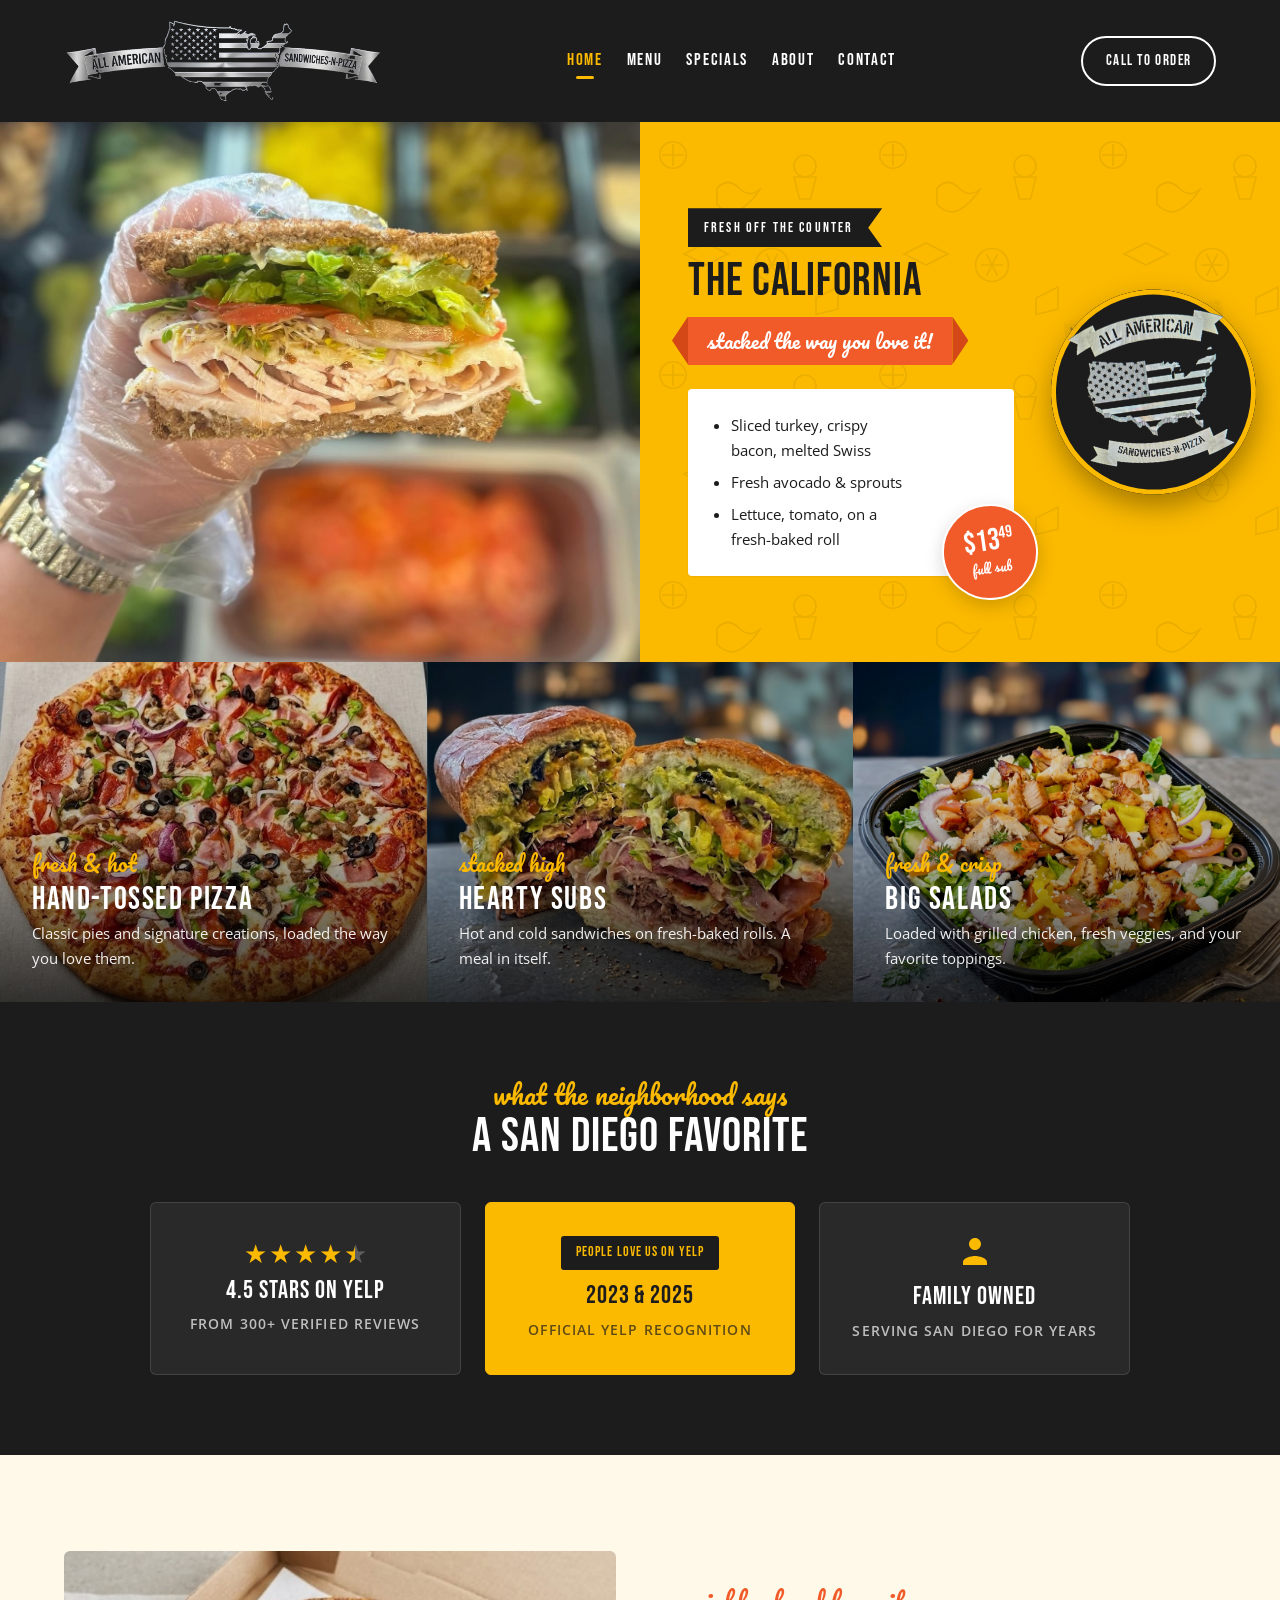
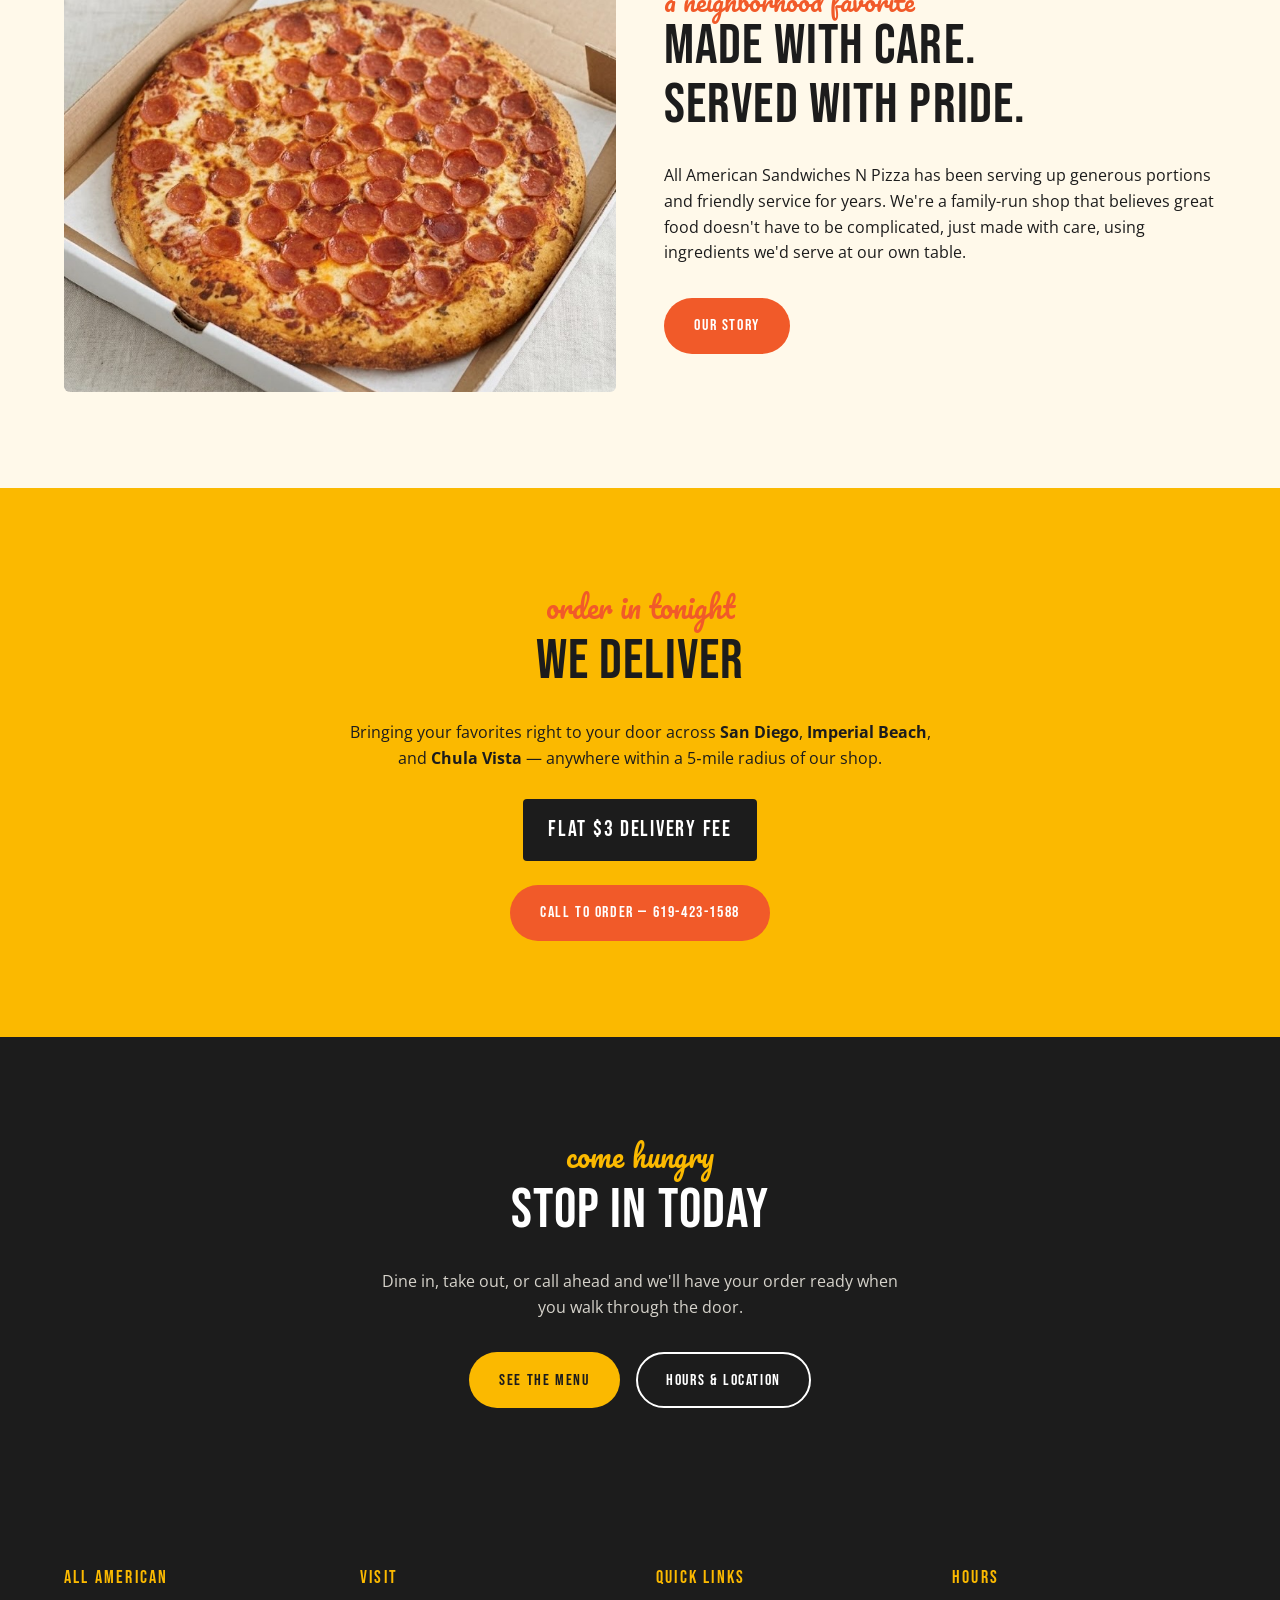
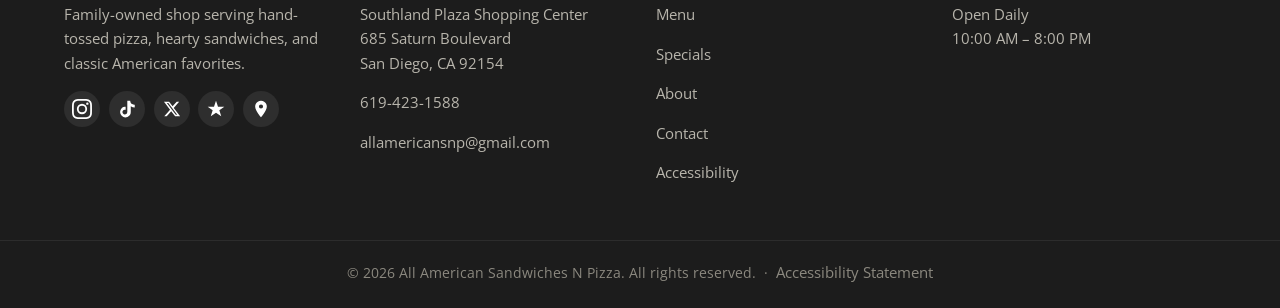
<file: index.html>
<!DOCTYPE html>
<html lang="en">
<head>
  <meta charset="UTF-8" />
  <meta name="viewport" content="width=device-width, initial-scale=1.0" />
  <title>All American Sandwiches N Pizza | Home</title>
  <meta name="description" content="Hand-tossed pizza, hearty sandwiches, and classic American favorites, made fresh daily." />
  <!-- Open Graph (social sharing previews) -->
  <meta property="og:type" content="restaurant" />
  <meta property="og:title" content="All American Sandwiches N Pizza" />
  <meta property="og:description" content="Hand-tossed pizza, hearty sandwiches, and classic American favorites, made fresh daily in San Diego." />
  <meta property="og:url" content="https://all-american-snp.netlify.app/" />
  <meta property="og:image" content="https://all-american-snp.netlify.app/images/logo-horizontal.png" />
  <meta name="twitter:card" content="summary_large_image" />
  <link rel="preconnect" href="https://fonts.googleapis.com" />
  <link rel="preconnect" href="https://fonts.gstatic.com" crossorigin />
  <link href="https://fonts.googleapis.com/css2?family=Bebas+Neue&family=Pacifico&family=Open+Sans:wght@400;600;700&display=swap" rel="stylesheet" />
  <link rel="stylesheet" href="styles.css" />
</head>
<body>

  <header class="site-header">
    <nav class="nav">
      <a href="index.html" class="brand" aria-label="All American Sandwiches N Pizza">
        <img src="images/logo-horizontal.png" alt="All American Sandwiches N Pizza" />
      </a>
      <ul class="nav-links">
        <li><a href="index.html" class="active">Home</a></li>
        <li><a href="menu.html">Menu</a></li>
        <li><a href="specials.html">Specials</a></li>
        <li><a href="about.html">About</a></li>
        <li><a href="contact.html">Contact</a></li>
      </ul>
      <a href="contact.html" class="nav-cta">Call to Order</a>
    </nav>
  </header>

  <main>

    <!-- ========== HERO ========== -->
    <section class="hero-split" style="padding: 0;">
      <div class="hero-photo" style="background-image: url('images/turkey-sub-hero.jpg'); background-size: cover; background-position: center;" role="img" aria-label="Turkey sub sandwich"></div>
      <div class="hero-panel">
        <span class="hero-tag">FRESH OFF THE COUNTER</span>
        <h1 class="hero-title">The California</h1>
        <span class="hero-ribbon">stacked the way you love it!</span>
        <div class="hero-card">
          <ul>
            <li>Sliced turkey, crispy bacon, melted Swiss</li>
            <li>Fresh avocado &amp; sprouts</li>
            <li>Lettuce, tomato, on a fresh-baked roll</li>
          </ul>
          <div class="price-badge">
            <span class="price">$13<sup style="font-size:0.55em;">49</sup></span>
            <span class="price-sub">full sub</span>
          </div>
        </div>
      </div>
      <div class="hero-seal" aria-hidden="true">
        <img src="images/logo.png" alt="" />
      </div>
    </section>

    <!-- ========== PROMO CARDS ========== -->
    <section style="padding: 0;">
      <div class="promo-row">
        <a href="menu.html" class="promo-card promo-pizza">
          <span class="script">fresh &amp; hot</span>
          <h3>Hand-Tossed Pizza</h3>
          <p>Classic pies and signature creations, loaded the way you love them.</p>
        </a>
        <a href="menu.html" class="promo-card promo-sub">
          <span class="script">stacked high</span>
          <h3>Hearty Subs</h3>
          <p>Hot and cold sandwiches on fresh-baked rolls. A meal in itself.</p>
        </a>
        <a href="menu.html" class="promo-card promo-salad">
          <span class="script">fresh &amp; crisp</span>
          <h3>Big Salads</h3>
          <p>Loaded with grilled chicken, fresh veggies, and your favorite toppings.</p>
        </a>
      </div>
    </section>

    <!-- ========== SOCIAL PROOF ========== -->
    <section class="social-proof" aria-labelledby="social-proof-heading">
      <div class="container">
        <span class="script social-proof-eyebrow">what the neighborhood says</span>
        <h2 id="social-proof-heading" class="social-proof-heading">A San Diego Favorite</h2>
        <div class="social-proof-row">
          <a href="https://www.yelp.com/biz/all-american-sandwiches-n-pizza-san-diego" target="_blank" rel="noopener noreferrer" class="social-proof-card">
            <div class="stars" aria-label="4.5 out of 5 stars">
              <span class="star full">&#9733;</span>
              <span class="star full">&#9733;</span>
              <span class="star full">&#9733;</span>
              <span class="star full">&#9733;</span>
              <span class="star half">&#9733;</span>
            </div>
            <div class="social-proof-headline">4.5 stars on Yelp</div>
            <div class="social-proof-sub">from 300+ verified reviews</div>
          </a>
          <a href="https://www.yelp.com/biz/all-american-sandwiches-n-pizza-san-diego" target="_blank" rel="noopener noreferrer" class="social-proof-card social-proof-card-feature">
            <div class="award-ribbon">People Love Us on Yelp</div>
            <div class="social-proof-headline">2023 &amp; 2025</div>
            <div class="social-proof-sub">official Yelp recognition</div>
          </a>
          <div class="social-proof-card">
            <div class="proof-icon" aria-hidden="true">
              <svg viewBox="0 0 24 24" width="36" height="36" fill="currentColor"><path d="M12 2C9.79 2 8 3.79 8 6c0 2.21 1.79 4 4 4s4-1.79 4-4c0-2.21-1.79-4-4-4zm0 12c-2.67 0-8 1.34-8 4v2h16v-2c0-2.66-5.33-4-8-4z"/></svg>
            </div>
            <div class="social-proof-headline">Family Owned</div>
            <div class="social-proof-sub">serving San Diego for years</div>
          </div>
        </div>
      </div>
    </section>

    <!-- ========== STORY ========== -->
    <section class="bg-cream">
      <div class="container">
        <div class="grid grid-2" style="align-items: center; gap: 3rem;">
          <div style="background: url('images/pepperoni-pizza.jpg') center/cover; aspect-ratio: 5/4; border-radius: 6px;"></div>
          <div>
            <span class="script" style="color: var(--color-orange); font-size: 1.6rem; display:block; line-height:1;">a neighborhood favorite</span>
            <h2 style="color: var(--color-dark); margin-top: 0.2rem;">Made with care.<br />Served with pride.</h2>
            <p>All American Sandwiches N Pizza has been serving up generous portions and friendly service for years. We're a family-run shop that believes great food doesn't have to be complicated, just made with care, using ingredients we'd serve at our own table.</p>
            <a href="about.html" class="btn mt-1">Our Story</a>
          </div>
        </div>
      </div>
    </section>

    <!-- ========== DELIVERY ========== -->
    <section style="background: var(--color-yellow); text-align: center;">
      <div class="container">
        <span class="script" style="color: var(--color-orange); font-size: 1.8rem;">order in tonight</span>
        <h2 style="color: var(--color-dark); margin-top: 0.2rem;">We Deliver</h2>
        <p style="color: var(--color-dark); max-width: 600px; margin: 0 auto 1.75rem;">
          Bringing your favorites right to your door across <strong>San Diego</strong>, <strong>Imperial Beach</strong>, and <strong>Chula Vista</strong> &mdash; anywhere within a 5&#8209;mile radius of our shop.
        </p>
        <div style="display: inline-flex; align-items: center; background: var(--color-dark); color: #fff; padding: 0.85rem 1.6rem; border-radius: 4px; font-family: var(--font-headline); font-size: 1.35rem; letter-spacing: 0.08em;">
          Flat $3 Delivery Fee
        </div>
        <div style="margin-top: 1.5rem;">
          <a href="tel:+16194231588" class="btn">Call to Order &mdash; 619-423-1588</a>
        </div>
      </div>
    </section>

    <!-- ========== CALL TO VISIT ========== -->
    <section style="background: var(--color-dark); color: #fff; text-align: center;">
      <div class="container">
        <span class="script" style="color: var(--color-yellow); font-size: 1.8rem;">come hungry</span>
        <h2 style="color: #fff; margin-top: 0.2rem;">Stop In Today</h2>
        <p style="color: #d6d3cb; max-width: 520px; margin: 0 auto 2rem;">Dine in, take out, or call ahead and we'll have your order ready when you walk through the door.</p>
        <div style="display: flex; gap: 1rem; justify-content: center; flex-wrap: wrap;">
          <a href="menu.html" class="btn btn-yellow">See the Menu</a>
          <a href="contact.html" class="btn-outline btn">Hours &amp; Location</a>
        </div>
      </div>
    </section>

  </main>

  <footer class="site-footer">
    <div class="container">
      <div>
        <h4>All American</h4>
        <p>Family-owned shop serving hand-tossed pizza, hearty sandwiches, and classic American favorites.</p>
        <div class="social-links" aria-label="Follow us on social media">
          <a href="https://www.instagram.com/all_american_snp/" target="_blank" rel="noopener noreferrer" aria-label="Instagram (opens in new tab)" title="Instagram">
            <svg viewBox="0 0 24 24" width="20" height="20" fill="currentColor" aria-hidden="true"><path d="M12 2.16c3.2 0 3.58.01 4.85.07 1.17.05 1.81.25 2.23.41.56.22.96.48 1.38.9.42.42.68.82.9 1.38.16.42.36 1.06.41 2.23.06 1.27.07 1.65.07 4.85s-.01 3.58-.07 4.85c-.05 1.17-.25 1.81-.41 2.23-.22.56-.48.96-.9 1.38-.42.42-.82.68-1.38.9-.42.16-1.06.36-2.23.41-1.27.06-1.65.07-4.85.07s-3.58-.01-4.85-.07c-1.17-.05-1.81-.25-2.23-.41-.56-.22-.96-.48-1.38-.9-.42-.42-.68-.82-.9-1.38-.16-.42-.36-1.06-.41-2.23C2.16 15.58 2.16 15.2 2.16 12s.01-3.58.07-4.85c.05-1.17.25-1.81.41-2.23.22-.56.48-.96.9-1.38.42-.42.82-.68 1.38-.9.42-.16 1.06-.36 2.23-.41C8.42 2.17 8.8 2.16 12 2.16M12 0C8.74 0 8.33.01 7.05.07 5.78.13 4.9.33 4.14.63c-.79.31-1.46.72-2.13 1.39C1.34 2.69.93 3.36.62 4.15.32 4.91.12 5.79.06 7.06.01 8.34 0 8.75 0 12s.01 3.66.07 4.94c.06 1.27.26 2.15.55 2.91.31.79.72 1.46 1.39 2.13.67.67 1.34 1.08 2.13 1.39.76.29 1.64.49 2.91.55C8.33 23.99 8.74 24 12 24s3.66-.01 4.94-.07c1.27-.06 2.15-.26 2.91-.55.79-.31 1.46-.72 2.13-1.39.67-.67 1.08-1.34 1.39-2.13.29-.76.49-1.64.55-2.91.06-1.28.07-1.68.07-4.94s-.01-3.66-.07-4.94c-.06-1.27-.26-2.15-.55-2.91-.31-.79-.72-1.46-1.39-2.13C21.31 1.34 20.64.93 19.85.62c-.76-.29-1.64-.49-2.91-.55C15.66.01 15.25 0 12 0zm0 5.84A6.16 6.16 0 1 0 12 18.16 6.16 6.16 0 0 0 12 5.84zm0 10.16A4 4 0 1 1 12 8a4 4 0 0 1 0 8zm6.41-11.85a1.44 1.44 0 1 0 0 2.88 1.44 1.44 0 0 0 0-2.88z"/></svg>
          </a>
          <a href="https://www.tiktok.com/@all_american_snp" target="_blank" rel="noopener noreferrer" aria-label="TikTok (opens in new tab)" title="TikTok">
            <svg viewBox="0 0 24 24" width="20" height="20" fill="currentColor" aria-hidden="true"><path d="M19.59 6.69a4.83 4.83 0 0 1-3.77-4.25V2h-3.45v13.67a2.89 2.89 0 0 1-5.2 1.74 2.89 2.89 0 0 1 2.31-4.64 2.93 2.93 0 0 1 .88.13V9.4a6.84 6.84 0 0 0-1-.05A6.33 6.33 0 0 0 5.66 20.1a6.34 6.34 0 0 0 10.86-4.43v-7a8.16 8.16 0 0 0 4.77 1.52v-3.4a4.85 4.85 0 0 1-1.7-.1z"/></svg>
          </a>
          <a href="https://x.com/AllAmericanSnP" target="_blank" rel="noopener noreferrer" aria-label="X (opens in new tab)" title="X">
            <svg viewBox="0 0 24 24" width="18" height="18" fill="currentColor" aria-hidden="true"><path d="M18.244 2.25h3.308l-7.227 8.26 8.502 11.24H16.17l-5.214-6.817L4.99 21.75H1.68l7.73-8.835L1.254 2.25H8.08l4.713 6.231 5.45-6.231zm-1.161 17.52h1.833L7.084 4.126H5.117l11.966 15.644z"/></svg>
          </a>
          <a href="https://www.yelp.com/biz/all-american-sandwiches-n-pizza-san-diego" target="_blank" rel="noopener noreferrer" aria-label="Yelp (opens in new tab)" title="Yelp">
            <svg viewBox="0 0 24 24" width="20" height="20" fill="currentColor" aria-hidden="true"><path d="M12 2l2.4 7.2H22l-6 4.4 2.3 7L12 16.4 5.7 20.6 8 13.6 2 9.2h7.6z"/></svg>
          </a>
          <a href="https://www.google.com/maps/search/?api=1&amp;query=All+American+Sandwiches+N+Pizza+685+Saturn+Blvd+San+Diego" target="_blank" rel="noopener noreferrer" aria-label="Find us on Google Maps (opens in new tab)" title="Google">
            <svg viewBox="0 0 24 24" width="20" height="20" fill="currentColor" aria-hidden="true"><path d="M12 2C8.13 2 5 5.13 5 9c0 5.25 7 13 7 13s7-7.75 7-13c0-3.87-3.13-7-7-7zm0 9.5a2.5 2.5 0 0 1 0-5 2.5 2.5 0 0 1 0 5z"/></svg>
          </a>
        </div>
      </div>
      <div>
        <h4>Visit</h4>
        <p>Southland Plaza Shopping Center<br />685 Saturn Boulevard<br />San Diego, CA 92154</p>
        <p><a href="tel:+16194231588">619-423-1588</a></p>
        <p><a href="mailto:allamericansnp@gmail.com">allamericansnp@gmail.com</a></p>
      </div>
      <div>
        <h4>Quick Links</h4>
        <p><a href="menu.html">Menu</a></p>
        <p><a href="specials.html">Specials</a></p>
        <p><a href="about.html">About</a></p>
        <p><a href="contact.html">Contact</a></p>
        <p><a href="accessibility.html">Accessibility</a></p>
      </div>
      <div>
        <h4>Hours</h4>
        <p>Open Daily<br />10:00 AM &ndash; 8:00 PM</p>
      </div>
    </div>
    <div class="footer-bottom">
      &copy; <span id="year">2026</span> All American Sandwiches N Pizza. All rights reserved. &nbsp;&middot;&nbsp; <a href="accessibility.html" style="color: inherit;">Accessibility Statement</a>
    </div>
  </footer>

  <script>
    document.getElementById('year').textContent = new Date().getFullYear();
  </script>
</body>
</html>
</file>
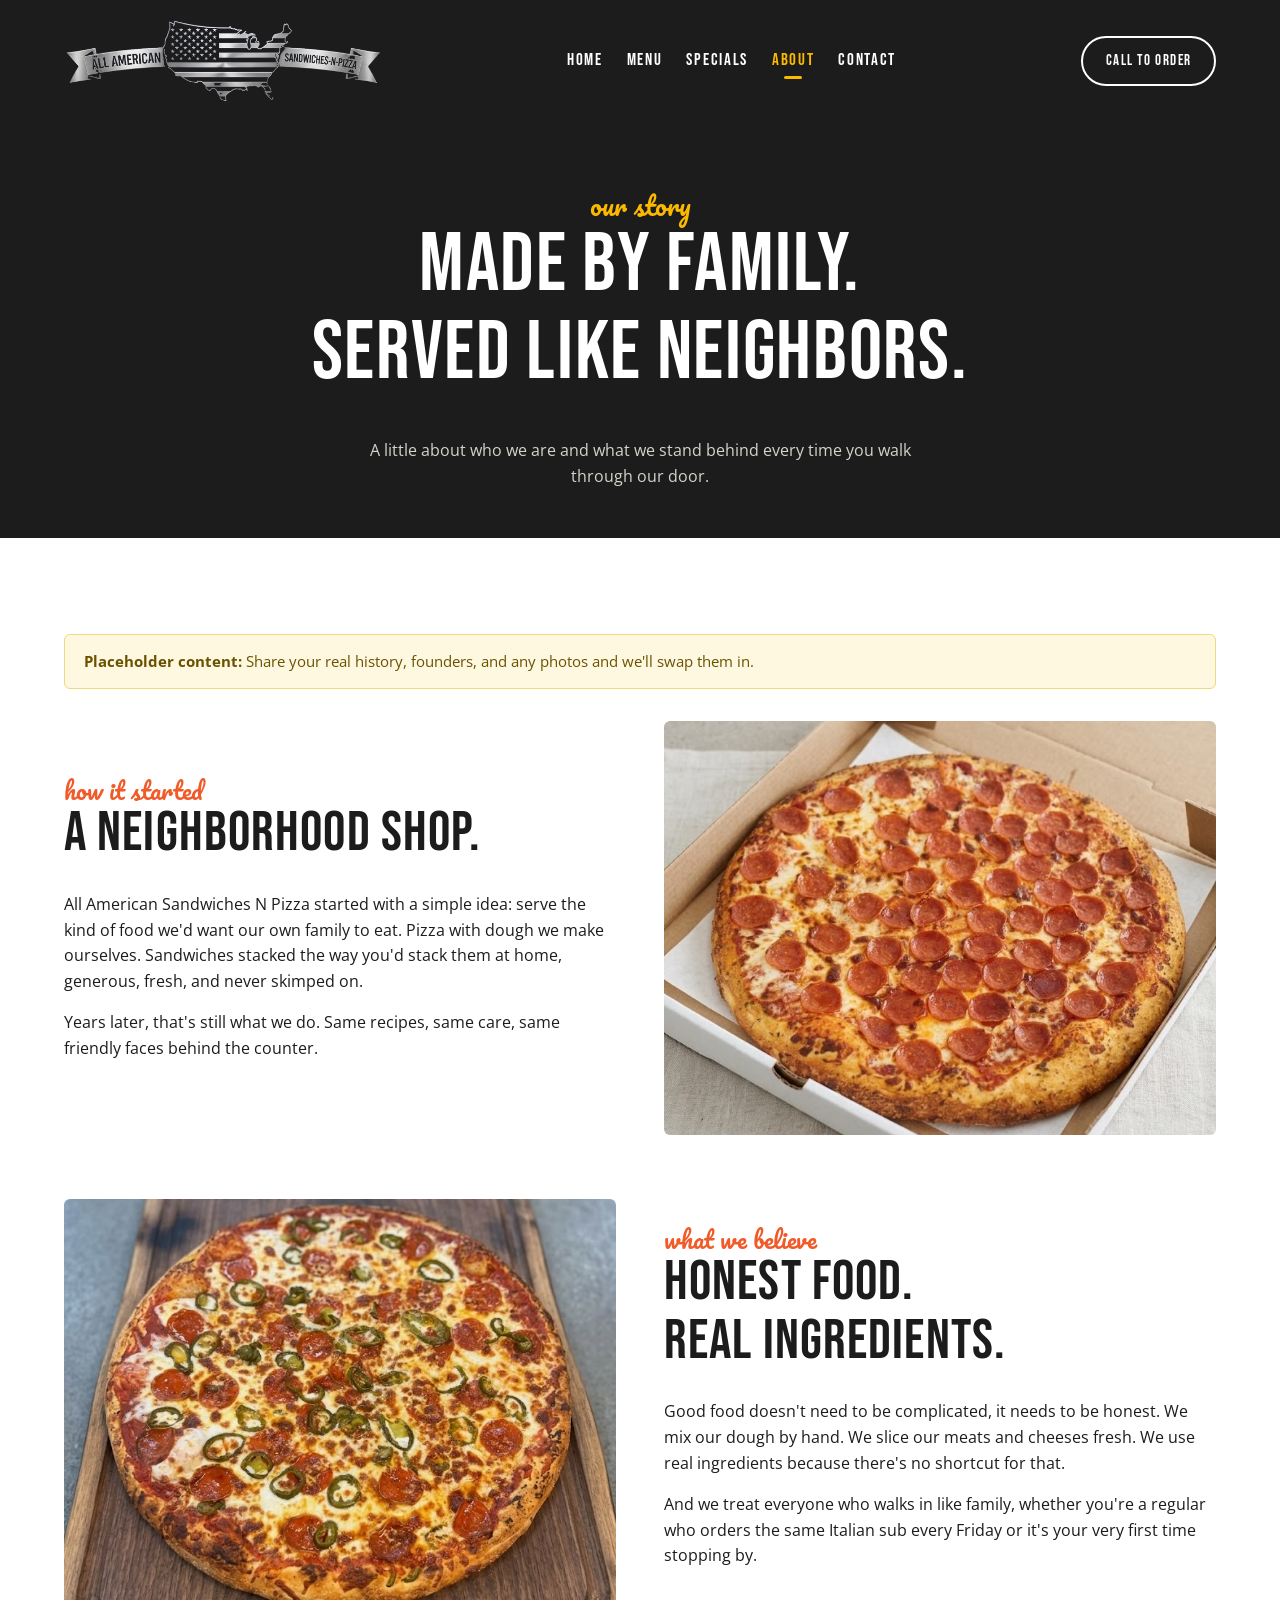
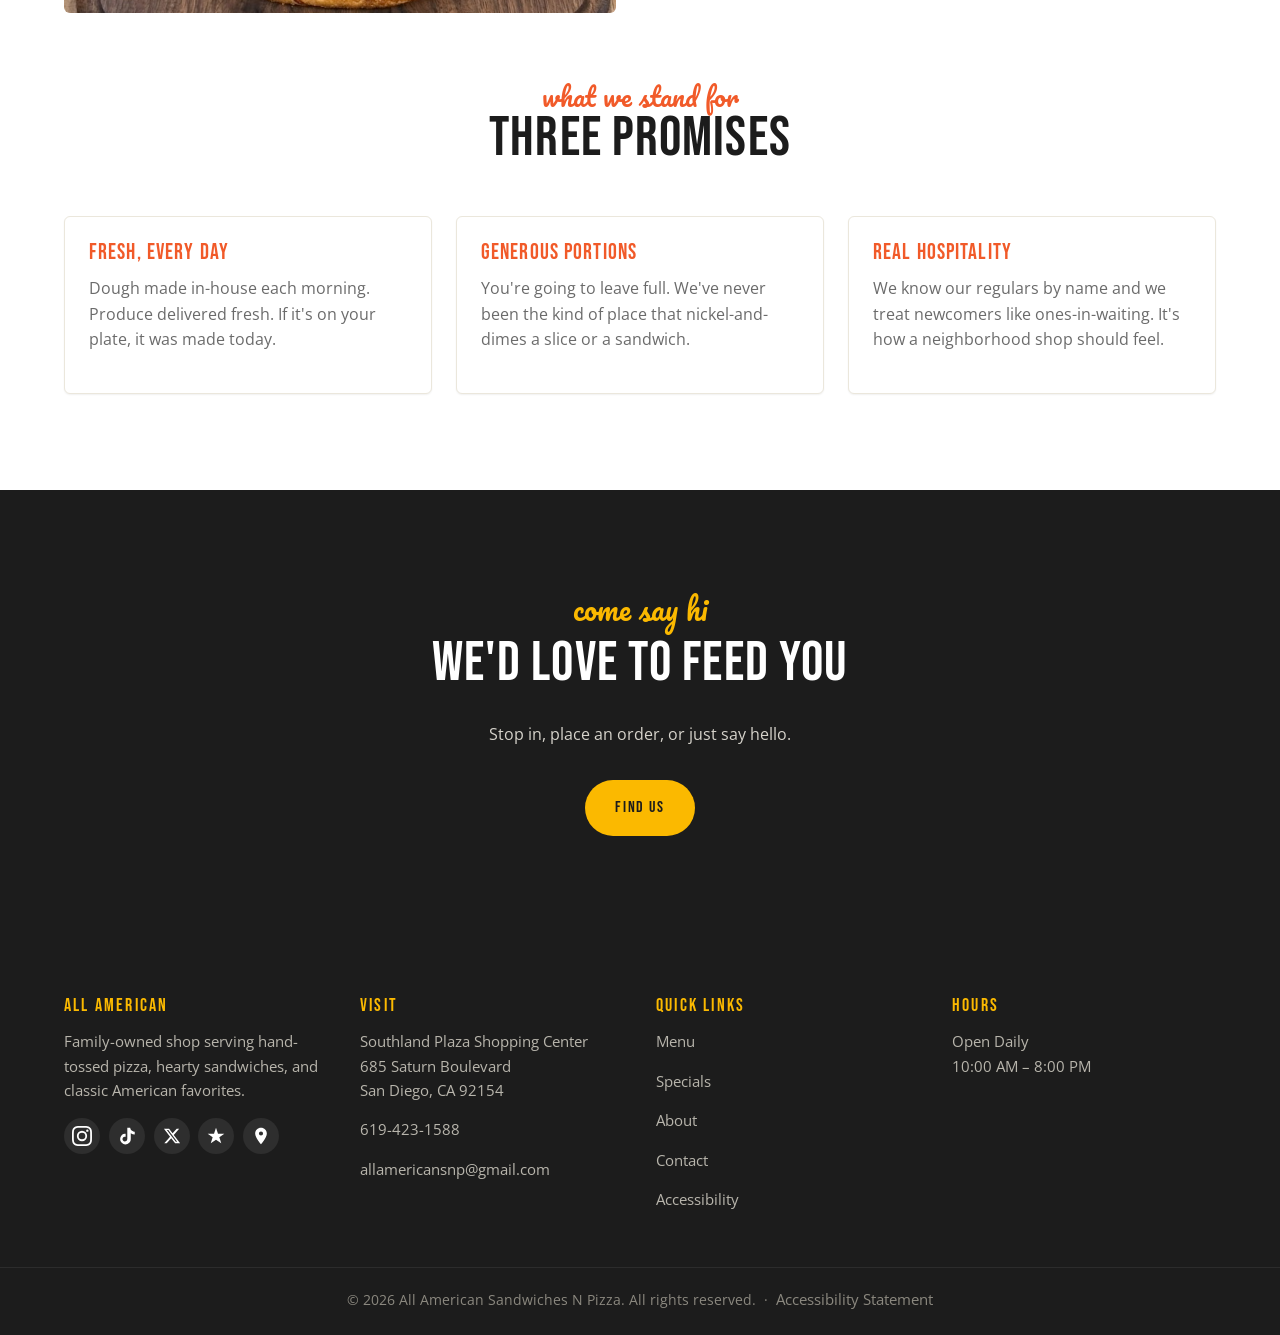
<file: about.html>
<!DOCTYPE html>
<html lang="en">
<head>
  <meta charset="UTF-8" />
  <meta name="viewport" content="width=device-width, initial-scale=1.0" />
  <title>About | All American Sandwiches N Pizza</title>
  <meta name="description" content="Our story, family-owned, neighborhood-loved." />
  <link rel="preconnect" href="https://fonts.googleapis.com" />
  <link rel="preconnect" href="https://fonts.gstatic.com" crossorigin />
  <link href="https://fonts.googleapis.com/css2?family=Bebas+Neue&family=Pacifico&family=Open+Sans:wght@400;600;700&display=swap" rel="stylesheet" />
  <link rel="stylesheet" href="styles.css" />
</head>
<body>

  <header class="site-header">
    <nav class="nav">
      <a href="index.html" class="brand" aria-label="All American Sandwiches N Pizza">
        <img src="images/logo-horizontal.png" alt="All American Sandwiches N Pizza" />
      </a>
      <ul class="nav-links">
        <li><a href="index.html">Home</a></li>
        <li><a href="menu.html">Menu</a></li>
        <li><a href="specials.html">Specials</a></li>
        <li><a href="about.html" class="active">About</a></li>
        <li><a href="contact.html">Contact</a></li>
      </ul>
      <a href="contact.html" class="nav-cta">Call to Order</a>
    </nav>
  </header>

  <main>

    <section class="menu-hero">
      <div class="container">
        <span class="script">our story</span>
        <h1>Made by Family.<br />Served Like Neighbors.</h1>
        <p>A little about who we are and what we stand behind every time you walk through our door.</p>
      </div>
    </section>

    <section>
      <div class="container">

        <div class="placeholder-banner">
          <strong>Placeholder content:</strong> Share your real history, founders, and any photos and we'll swap them in.
        </div>

        <div class="grid grid-2" style="align-items: center; margin-bottom: 4rem; gap: 3rem;">
          <div>
            <span class="script" style="color: var(--color-orange); font-size: 1.5rem; display: block; line-height: 1;">how it started</span>
            <h2 style="color: var(--color-dark); margin-top: 0.2rem;">A neighborhood shop.</h2>
            <p>All American Sandwiches N Pizza started with a simple idea: serve the kind of food we'd want our own family to eat. Pizza with dough we make ourselves. Sandwiches stacked the way you'd stack them at home, generous, fresh, and never skimped on.</p>
            <p>Years later, that's still what we do. Same recipes, same care, same friendly faces behind the counter.</p>
          </div>
          <div style="background: url('images/pepperoni-pizza.jpg') center/cover; aspect-ratio: 4/3; border-radius: 6px;"></div>
        </div>

        <div class="grid grid-2" style="align-items: center; margin-bottom: 4rem; gap: 3rem;">
          <div style="background: url('images/pepperoni-jalapeno-pizza.jpg') center/cover; aspect-ratio: 4/3; border-radius: 6px; order: -1;"></div>
          <div>
            <span class="script" style="color: var(--color-orange); font-size: 1.5rem; display: block; line-height: 1;">what we believe</span>
            <h2 style="color: var(--color-dark); margin-top: 0.2rem;">Honest food.<br />Real ingredients.</h2>
            <p>Good food doesn't need to be complicated, it needs to be honest. We mix our dough by hand. We slice our meats and cheeses fresh. We use real ingredients because there's no shortcut for that.</p>
            <p>And we treat everyone who walks in like family, whether you're a regular who orders the same Italian sub every Friday or it's your very first time stopping by.</p>
          </div>
        </div>

        <div class="section-head" style="margin-top: 2rem;">
          <span class="script">what we stand for</span>
          <h2>Three Promises</h2>
        </div>

        <div class="grid grid-3">
          <div class="card">
            <h3 style="color: var(--color-orange);">Fresh, Every Day</h3>
            <p class="muted">Dough made in-house each morning. Produce delivered fresh. If it's on your plate, it was made today.</p>
          </div>
          <div class="card">
            <h3 style="color: var(--color-orange);">Generous Portions</h3>
            <p class="muted">You're going to leave full. We've never been the kind of place that nickel-and-dimes a slice or a sandwich.</p>
          </div>
          <div class="card">
            <h3 style="color: var(--color-orange);">Real Hospitality</h3>
            <p class="muted">We know our regulars by name and we treat newcomers like ones-in-waiting. It's how a neighborhood shop should feel.</p>
          </div>
        </div>

      </div>
    </section>

    <section style="background: var(--color-dark); color: #fff; text-align: center;">
      <div class="container">
        <span class="script" style="color: var(--color-yellow); font-size: 1.8rem;">come say hi</span>
        <h2 style="color: #fff; margin-top: 0.2rem;">We'd love to feed you</h2>
        <p style="color: #d6d3cb; max-width: 520px; margin: 0 auto 2rem;">Stop in, place an order, or just say hello.</p>
        <a href="contact.html" class="btn btn-yellow">Find Us</a>
      </div>
    </section>

  </main>

  <footer class="site-footer">
    <div class="container">
      <div>
        <h4>All American</h4>
        <p>Family-owned shop serving hand-tossed pizza, hearty sandwiches, and classic American favorites.</p>
        <div class="social-links" aria-label="Follow us on social media">
          <a href="https://www.instagram.com/all_american_snp/" target="_blank" rel="noopener noreferrer" aria-label="Instagram (opens in new tab)" title="Instagram">
            <svg viewBox="0 0 24 24" width="20" height="20" fill="currentColor" aria-hidden="true"><path d="M12 2.16c3.2 0 3.58.01 4.85.07 1.17.05 1.81.25 2.23.41.56.22.96.48 1.38.9.42.42.68.82.9 1.38.16.42.36 1.06.41 2.23.06 1.27.07 1.65.07 4.85s-.01 3.58-.07 4.85c-.05 1.17-.25 1.81-.41 2.23-.22.56-.48.96-.9 1.38-.42.42-.82.68-1.38.9-.42.16-1.06.36-2.23.41-1.27.06-1.65.07-4.85.07s-3.58-.01-4.85-.07c-1.17-.05-1.81-.25-2.23-.41-.56-.22-.96-.48-1.38-.9-.42-.42-.68-.82-.9-1.38-.16-.42-.36-1.06-.41-2.23C2.16 15.58 2.16 15.2 2.16 12s.01-3.58.07-4.85c.05-1.17.25-1.81.41-2.23.22-.56.48-.96.9-1.38.42-.42.82-.68 1.38-.9.42-.16 1.06-.36 2.23-.41C8.42 2.17 8.8 2.16 12 2.16M12 0C8.74 0 8.33.01 7.05.07 5.78.13 4.9.33 4.14.63c-.79.31-1.46.72-2.13 1.39C1.34 2.69.93 3.36.62 4.15.32 4.91.12 5.79.06 7.06.01 8.34 0 8.75 0 12s.01 3.66.07 4.94c.06 1.27.26 2.15.55 2.91.31.79.72 1.46 1.39 2.13.67.67 1.34 1.08 2.13 1.39.76.29 1.64.49 2.91.55C8.33 23.99 8.74 24 12 24s3.66-.01 4.94-.07c1.27-.06 2.15-.26 2.91-.55.79-.31 1.46-.72 2.13-1.39.67-.67 1.08-1.34 1.39-2.13.29-.76.49-1.64.55-2.91.06-1.28.07-1.68.07-4.94s-.01-3.66-.07-4.94c-.06-1.27-.26-2.15-.55-2.91-.31-.79-.72-1.46-1.39-2.13C21.31 1.34 20.64.93 19.85.62c-.76-.29-1.64-.49-2.91-.55C15.66.01 15.25 0 12 0zm0 5.84A6.16 6.16 0 1 0 12 18.16 6.16 6.16 0 0 0 12 5.84zm0 10.16A4 4 0 1 1 12 8a4 4 0 0 1 0 8zm6.41-11.85a1.44 1.44 0 1 0 0 2.88 1.44 1.44 0 0 0 0-2.88z"/></svg>
          </a>
          <a href="https://www.tiktok.com/@all_american_snp" target="_blank" rel="noopener noreferrer" aria-label="TikTok (opens in new tab)" title="TikTok">
            <svg viewBox="0 0 24 24" width="20" height="20" fill="currentColor" aria-hidden="true"><path d="M19.59 6.69a4.83 4.83 0 0 1-3.77-4.25V2h-3.45v13.67a2.89 2.89 0 0 1-5.2 1.74 2.89 2.89 0 0 1 2.31-4.64 2.93 2.93 0 0 1 .88.13V9.4a6.84 6.84 0 0 0-1-.05A6.33 6.33 0 0 0 5.66 20.1a6.34 6.34 0 0 0 10.86-4.43v-7a8.16 8.16 0 0 0 4.77 1.52v-3.4a4.85 4.85 0 0 1-1.7-.1z"/></svg>
          </a>
          <a href="https://x.com/AllAmericanSnP" target="_blank" rel="noopener noreferrer" aria-label="X (opens in new tab)" title="X">
            <svg viewBox="0 0 24 24" width="18" height="18" fill="currentColor" aria-hidden="true"><path d="M18.244 2.25h3.308l-7.227 8.26 8.502 11.24H16.17l-5.214-6.817L4.99 21.75H1.68l7.73-8.835L1.254 2.25H8.08l4.713 6.231 5.45-6.231zm-1.161 17.52h1.833L7.084 4.126H5.117l11.966 15.644z"/></svg>
          </a>
          <a href="https://www.yelp.com/biz/all-american-sandwiches-n-pizza-san-diego" target="_blank" rel="noopener noreferrer" aria-label="Yelp (opens in new tab)" title="Yelp">
            <svg viewBox="0 0 24 24" width="20" height="20" fill="currentColor" aria-hidden="true"><path d="M12 2l2.4 7.2H22l-6 4.4 2.3 7L12 16.4 5.7 20.6 8 13.6 2 9.2h7.6z"/></svg>
          </a>
          <a href="https://www.google.com/maps/search/?api=1&amp;query=All+American+Sandwiches+N+Pizza+685+Saturn+Blvd+San+Diego" target="_blank" rel="noopener noreferrer" aria-label="Find us on Google Maps (opens in new tab)" title="Google">
            <svg viewBox="0 0 24 24" width="20" height="20" fill="currentColor" aria-hidden="true"><path d="M12 2C8.13 2 5 5.13 5 9c0 5.25 7 13 7 13s7-7.75 7-13c0-3.87-3.13-7-7-7zm0 9.5a2.5 2.5 0 0 1 0-5 2.5 2.5 0 0 1 0 5z"/></svg>
          </a>
        </div>
      </div>
      <div>
        <h4>Visit</h4>
        <p>Southland Plaza Shopping Center<br />685 Saturn Boulevard<br />San Diego, CA 92154</p>
        <p><a href="tel:+16194231588">619-423-1588</a></p>
        <p><a href="mailto:allamericansnp@gmail.com">allamericansnp@gmail.com</a></p>
      </div>
      <div>
        <h4>Quick Links</h4>
        <p><a href="menu.html">Menu</a></p>
        <p><a href="specials.html">Specials</a></p>
        <p><a href="about.html">About</a></p>
        <p><a href="contact.html">Contact</a></p>
        <p><a href="accessibility.html">Accessibility</a></p>
      </div>
      <div>
        <h4>Hours</h4>
        <p>Open Daily<br />10:00 AM &ndash; 8:00 PM</p>
      </div>
    </div>
    <div class="footer-bottom">
      &copy; <span id="year">2026</span> All American Sandwiches N Pizza. All rights reserved. &nbsp;&middot;&nbsp; <a href="accessibility.html" style="color: inherit;">Accessibility Statement</a>
    </div>
  </footer>

  <script>
    document.getElementById('year').textContent = new Date().getFullYear();
  </script>
</body>
</html>
</file>
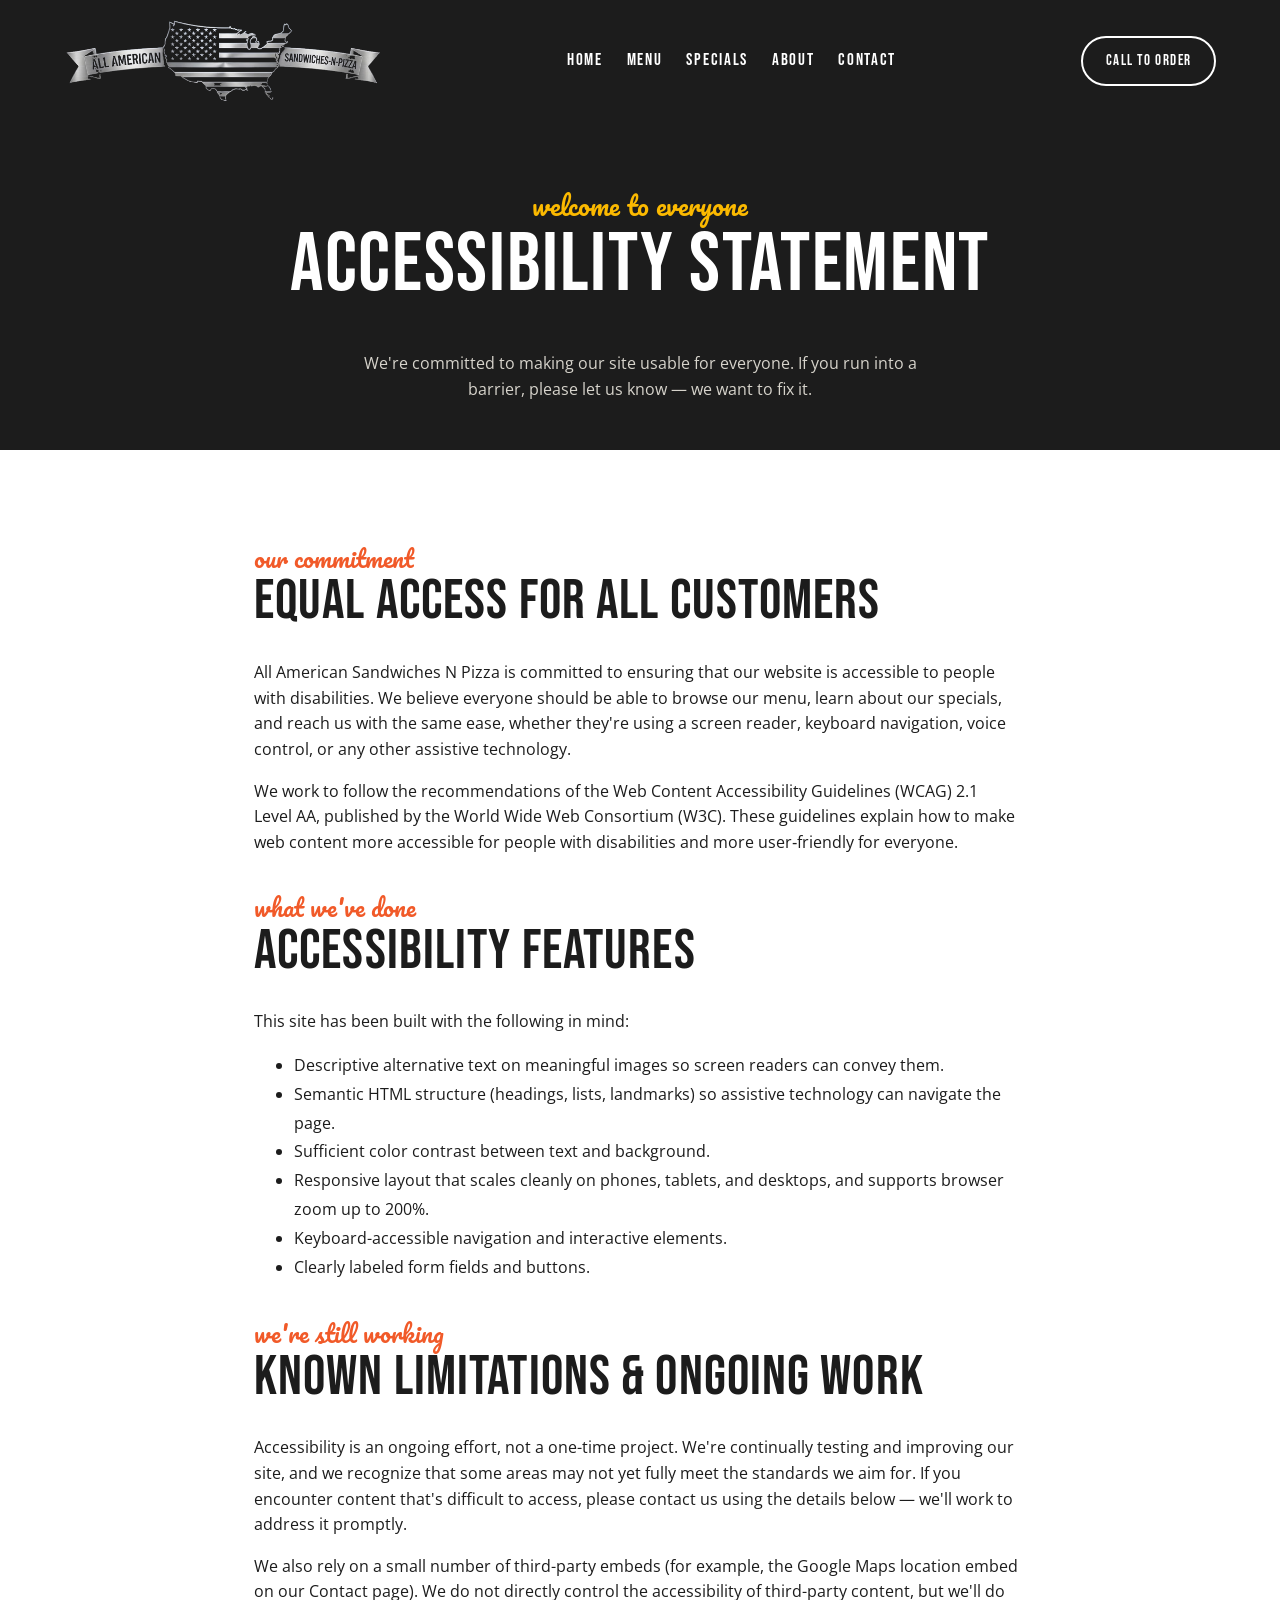
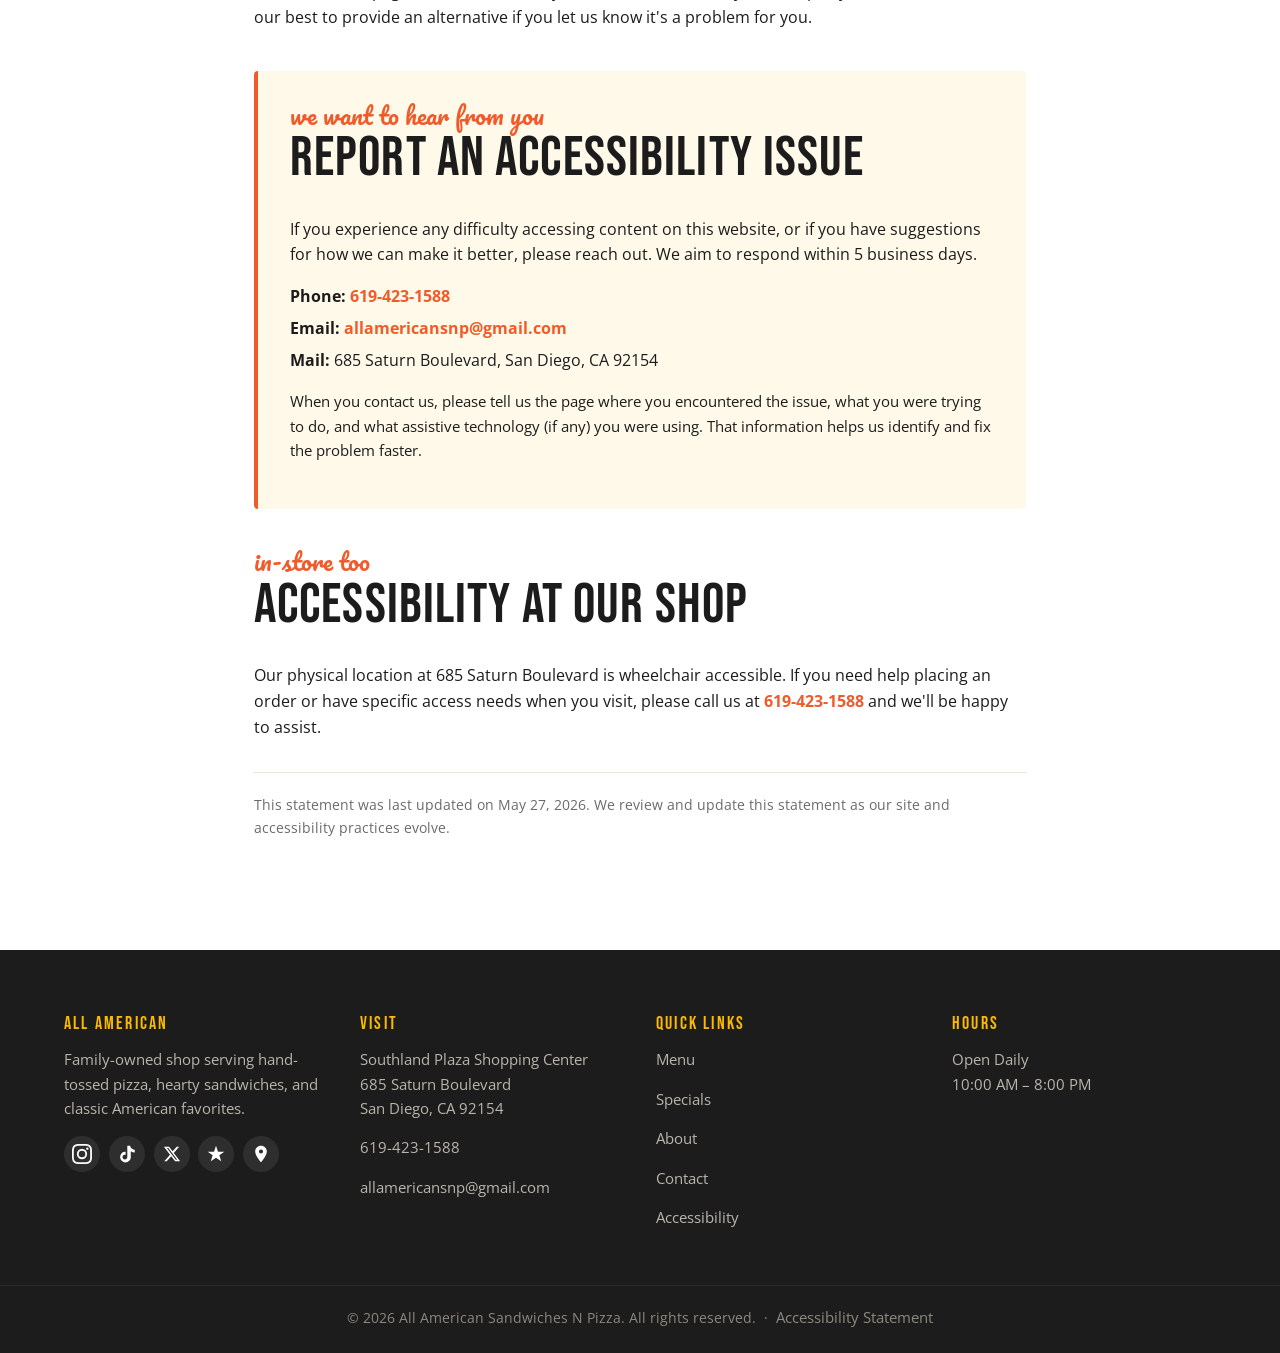
<file: accessibility.html>
<!DOCTYPE html>
<html lang="en">
<head>
  <meta charset="UTF-8" />
  <meta name="viewport" content="width=device-width, initial-scale=1.0" />
  <title>Accessibility Statement | All American Sandwiches N Pizza</title>
  <meta name="description" content="Our commitment to digital accessibility and how to report any barriers you encounter on this site." />
  <link rel="preconnect" href="https://fonts.googleapis.com" />
  <link rel="preconnect" href="https://fonts.gstatic.com" crossorigin />
  <link href="https://fonts.googleapis.com/css2?family=Bebas+Neue&family=Pacifico&family=Open+Sans:wght@400;600;700&display=swap" rel="stylesheet" />
  <link rel="stylesheet" href="styles.css" />
</head>
<body>

  <header class="site-header">
    <nav class="nav">
      <a href="index.html" class="brand" aria-label="All American Sandwiches N Pizza">
        <img src="images/logo-horizontal.png" alt="All American Sandwiches N Pizza" />
      </a>
      <ul class="nav-links">
        <li><a href="index.html">Home</a></li>
        <li><a href="menu.html">Menu</a></li>
        <li><a href="specials.html">Specials</a></li>
        <li><a href="about.html">About</a></li>
        <li><a href="contact.html">Contact</a></li>
      </ul>
      <a href="contact.html" class="nav-cta">Call to Order</a>
    </nav>
  </header>

  <main>

    <section class="menu-hero">
      <div class="container">
        <span class="script">welcome to everyone</span>
        <h1>Accessibility Statement</h1>
        <p>We're committed to making our site usable for everyone. If you run into a barrier, please let us know &mdash; we want to fix it.</p>
      </div>
    </section>

    <section>
      <div class="container" style="max-width: 820px;">

        <div style="margin-bottom: 2.5rem;">
          <span class="script" style="color: var(--color-orange); font-size: 1.5rem; display: block; line-height: 1;">our commitment</span>
          <h2 style="color: var(--color-dark); margin-top: 0.2rem;">Equal Access for All Customers</h2>
          <p>All American Sandwiches N Pizza is committed to ensuring that our website is accessible to people with disabilities. We believe everyone should be able to browse our menu, learn about our specials, and reach us with the same ease, whether they're using a screen reader, keyboard navigation, voice control, or any other assistive technology.</p>
          <p>We work to follow the recommendations of the Web Content Accessibility Guidelines (WCAG) 2.1 Level&nbsp;AA, published by the World Wide Web Consortium (W3C). These guidelines explain how to make web content more accessible for people with disabilities and more user&#8209;friendly for everyone.</p>
        </div>

        <div style="margin-bottom: 2.5rem;">
          <span class="script" style="color: var(--color-orange); font-size: 1.5rem; display: block; line-height: 1;">what we've done</span>
          <h2 style="color: var(--color-dark); margin-top: 0.2rem;">Accessibility Features</h2>
          <p>This site has been built with the following in mind:</p>
          <ul style="line-height: 1.8;">
            <li>Descriptive alternative text on meaningful images so screen readers can convey them.</li>
            <li>Semantic HTML structure (headings, lists, landmarks) so assistive technology can navigate the page.</li>
            <li>Sufficient color contrast between text and background.</li>
            <li>Responsive layout that scales cleanly on phones, tablets, and desktops, and supports browser zoom up to 200%.</li>
            <li>Keyboard-accessible navigation and interactive elements.</li>
            <li>Clearly labeled form fields and buttons.</li>
          </ul>
        </div>

        <div style="margin-bottom: 2.5rem;">
          <span class="script" style="color: var(--color-orange); font-size: 1.5rem; display: block; line-height: 1;">we're still working</span>
          <h2 style="color: var(--color-dark); margin-top: 0.2rem;">Known Limitations &amp; Ongoing Work</h2>
          <p>Accessibility is an ongoing effort, not a one-time project. We're continually testing and improving our site, and we recognize that some areas may not yet fully meet the standards we aim for. If you encounter content that's difficult to access, please contact us using the details below &mdash; we'll work to address it promptly.</p>
          <p>We also rely on a small number of third-party embeds (for example, the Google Maps location embed on our Contact page). We do not directly control the accessibility of third-party content, but we'll do our best to provide an alternative if you let us know it's a problem for you.</p>
        </div>

        <div style="margin-bottom: 2.5rem; padding: 2rem; background: var(--color-cream, #faf7f0); border-left: 4px solid var(--color-orange); border-radius: 4px;">
          <span class="script" style="color: var(--color-orange); font-size: 1.5rem; display: block; line-height: 1;">we want to hear from you</span>
          <h2 style="color: var(--color-dark); margin-top: 0.2rem;">Report an Accessibility Issue</h2>
          <p>If you experience any difficulty accessing content on this website, or if you have suggestions for how we can make it better, please reach out. We aim to respond within 5 business days.</p>
          <p style="margin-bottom: 0.4rem;"><strong>Phone:</strong> <a href="tel:+16194231588" style="color: var(--color-orange); font-weight: 700;">619-423-1588</a></p>
          <p style="margin-bottom: 0.4rem;"><strong>Email:</strong> <a href="mailto:allamericansnp@gmail.com" style="color: var(--color-orange); font-weight: 700;">allamericansnp@gmail.com</a></p>
          <p style="margin-bottom: 0;"><strong>Mail:</strong> 685 Saturn Boulevard, San Diego, CA 92154</p>
          <p style="margin-top: 1rem; font-size: 0.95rem; color: var(--color-text);">When you contact us, please tell us the page where you encountered the issue, what you were trying to do, and what assistive technology (if any) you were using. That information helps us identify and fix the problem faster.</p>
        </div>

        <div style="margin-bottom: 2rem;">
          <span class="script" style="color: var(--color-orange); font-size: 1.5rem; display: block; line-height: 1;">in-store too</span>
          <h2 style="color: var(--color-dark); margin-top: 0.2rem;">Accessibility at Our Shop</h2>
          <p>Our physical location at 685 Saturn Boulevard is wheelchair accessible. If you need help placing an order or have specific access needs when you visit, please call us at <a href="tel:+16194231588" style="color: var(--color-orange); font-weight: 700;">619-423-1588</a> and we'll be happy to assist.</p>
        </div>

        <p class="muted" style="font-size: 0.9rem; border-top: 1px solid var(--color-border, #ddd); padding-top: 1.25rem;">
          This statement was last updated on May 27, 2026. We review and update this statement as our site and accessibility practices evolve.
        </p>

      </div>
    </section>

  </main>

  <footer class="site-footer">
    <div class="container">
      <div>
        <h4>All American</h4>
        <p>Family-owned shop serving hand-tossed pizza, hearty sandwiches, and classic American favorites.</p>
        <div class="social-links" aria-label="Follow us on social media">
          <a href="https://www.instagram.com/all_american_snp/" target="_blank" rel="noopener noreferrer" aria-label="Instagram (opens in new tab)" title="Instagram">
            <svg viewBox="0 0 24 24" width="20" height="20" fill="currentColor" aria-hidden="true"><path d="M12 2.16c3.2 0 3.58.01 4.85.07 1.17.05 1.81.25 2.23.41.56.22.96.48 1.38.9.42.42.68.82.9 1.38.16.42.36 1.06.41 2.23.06 1.27.07 1.65.07 4.85s-.01 3.58-.07 4.85c-.05 1.17-.25 1.81-.41 2.23-.22.56-.48.96-.9 1.38-.42.42-.82.68-1.38.9-.42.16-1.06.36-2.23.41-1.27.06-1.65.07-4.85.07s-3.58-.01-4.85-.07c-1.17-.05-1.81-.25-2.23-.41-.56-.22-.96-.48-1.38-.9-.42-.42-.68-.82-.9-1.38-.16-.42-.36-1.06-.41-2.23C2.16 15.58 2.16 15.2 2.16 12s.01-3.58.07-4.85c.05-1.17.25-1.81.41-2.23.22-.56.48-.96.9-1.38.42-.42.82-.68 1.38-.9.42-.16 1.06-.36 2.23-.41C8.42 2.17 8.8 2.16 12 2.16M12 0C8.74 0 8.33.01 7.05.07 5.78.13 4.9.33 4.14.63c-.79.31-1.46.72-2.13 1.39C1.34 2.69.93 3.36.62 4.15.32 4.91.12 5.79.06 7.06.01 8.34 0 8.75 0 12s.01 3.66.07 4.94c.06 1.27.26 2.15.55 2.91.31.79.72 1.46 1.39 2.13.67.67 1.34 1.08 2.13 1.39.76.29 1.64.49 2.91.55C8.33 23.99 8.74 24 12 24s3.66-.01 4.94-.07c1.27-.06 2.15-.26 2.91-.55.79-.31 1.46-.72 2.13-1.39.67-.67 1.08-1.34 1.39-2.13.29-.76.49-1.64.55-2.91.06-1.28.07-1.68.07-4.94s-.01-3.66-.07-4.94c-.06-1.27-.26-2.15-.55-2.91-.31-.79-.72-1.46-1.39-2.13C21.31 1.34 20.64.93 19.85.62c-.76-.29-1.64-.49-2.91-.55C15.66.01 15.25 0 12 0zm0 5.84A6.16 6.16 0 1 0 12 18.16 6.16 6.16 0 0 0 12 5.84zm0 10.16A4 4 0 1 1 12 8a4 4 0 0 1 0 8zm6.41-11.85a1.44 1.44 0 1 0 0 2.88 1.44 1.44 0 0 0 0-2.88z"/></svg>
          </a>
          <a href="https://www.tiktok.com/@all_american_snp" target="_blank" rel="noopener noreferrer" aria-label="TikTok (opens in new tab)" title="TikTok">
            <svg viewBox="0 0 24 24" width="20" height="20" fill="currentColor" aria-hidden="true"><path d="M19.59 6.69a4.83 4.83 0 0 1-3.77-4.25V2h-3.45v13.67a2.89 2.89 0 0 1-5.2 1.74 2.89 2.89 0 0 1 2.31-4.64 2.93 2.93 0 0 1 .88.13V9.4a6.84 6.84 0 0 0-1-.05A6.33 6.33 0 0 0 5.66 20.1a6.34 6.34 0 0 0 10.86-4.43v-7a8.16 8.16 0 0 0 4.77 1.52v-3.4a4.85 4.85 0 0 1-1.7-.1z"/></svg>
          </a>
          <a href="https://x.com/AllAmericanSnP" target="_blank" rel="noopener noreferrer" aria-label="X (opens in new tab)" title="X">
            <svg viewBox="0 0 24 24" width="18" height="18" fill="currentColor" aria-hidden="true"><path d="M18.244 2.25h3.308l-7.227 8.26 8.502 11.24H16.17l-5.214-6.817L4.99 21.75H1.68l7.73-8.835L1.254 2.25H8.08l4.713 6.231 5.45-6.231zm-1.161 17.52h1.833L7.084 4.126H5.117l11.966 15.644z"/></svg>
          </a>
          <a href="https://www.yelp.com/biz/all-american-sandwiches-n-pizza-san-diego" target="_blank" rel="noopener noreferrer" aria-label="Yelp (opens in new tab)" title="Yelp">
            <svg viewBox="0 0 24 24" width="20" height="20" fill="currentColor" aria-hidden="true"><path d="M12 2l2.4 7.2H22l-6 4.4 2.3 7L12 16.4 5.7 20.6 8 13.6 2 9.2h7.6z"/></svg>
          </a>
          <a href="https://www.google.com/maps/search/?api=1&amp;query=All+American+Sandwiches+N+Pizza+685+Saturn+Blvd+San+Diego" target="_blank" rel="noopener noreferrer" aria-label="Find us on Google Maps (opens in new tab)" title="Google">
            <svg viewBox="0 0 24 24" width="20" height="20" fill="currentColor" aria-hidden="true"><path d="M12 2C8.13 2 5 5.13 5 9c0 5.25 7 13 7 13s7-7.75 7-13c0-3.87-3.13-7-7-7zm0 9.5a2.5 2.5 0 0 1 0-5 2.5 2.5 0 0 1 0 5z"/></svg>
          </a>
        </div>
      </div>
      <div>
        <h4>Visit</h4>
        <p>Southland Plaza Shopping Center<br />685 Saturn Boulevard<br />San Diego, CA 92154</p>
        <p><a href="tel:+16194231588">619-423-1588</a></p>
        <p><a href="mailto:allamericansnp@gmail.com">allamericansnp@gmail.com</a></p>
      </div>
      <div>
        <h4>Quick Links</h4>
        <p><a href="menu.html">Menu</a></p>
        <p><a href="specials.html">Specials</a></p>
        <p><a href="about.html">About</a></p>
        <p><a href="contact.html">Contact</a></p>
        <p><a href="accessibility.html">Accessibility</a></p>
      </div>
      <div>
        <h4>Hours</h4>
        <p>Open Daily<br />10:00 AM &ndash; 8:00 PM</p>
      </div>
    </div>
    <div class="footer-bottom">
      &copy; <span id="year">2026</span> All American Sandwiches N Pizza. All rights reserved. &nbsp;&middot;&nbsp; <a href="accessibility.html" style="color: inherit;">Accessibility Statement</a>
    </div>
  </footer>

  <script>
    document.getElementById('year').textContent = new Date().getFullYear();
  </script>
</body>
</html>
</file>
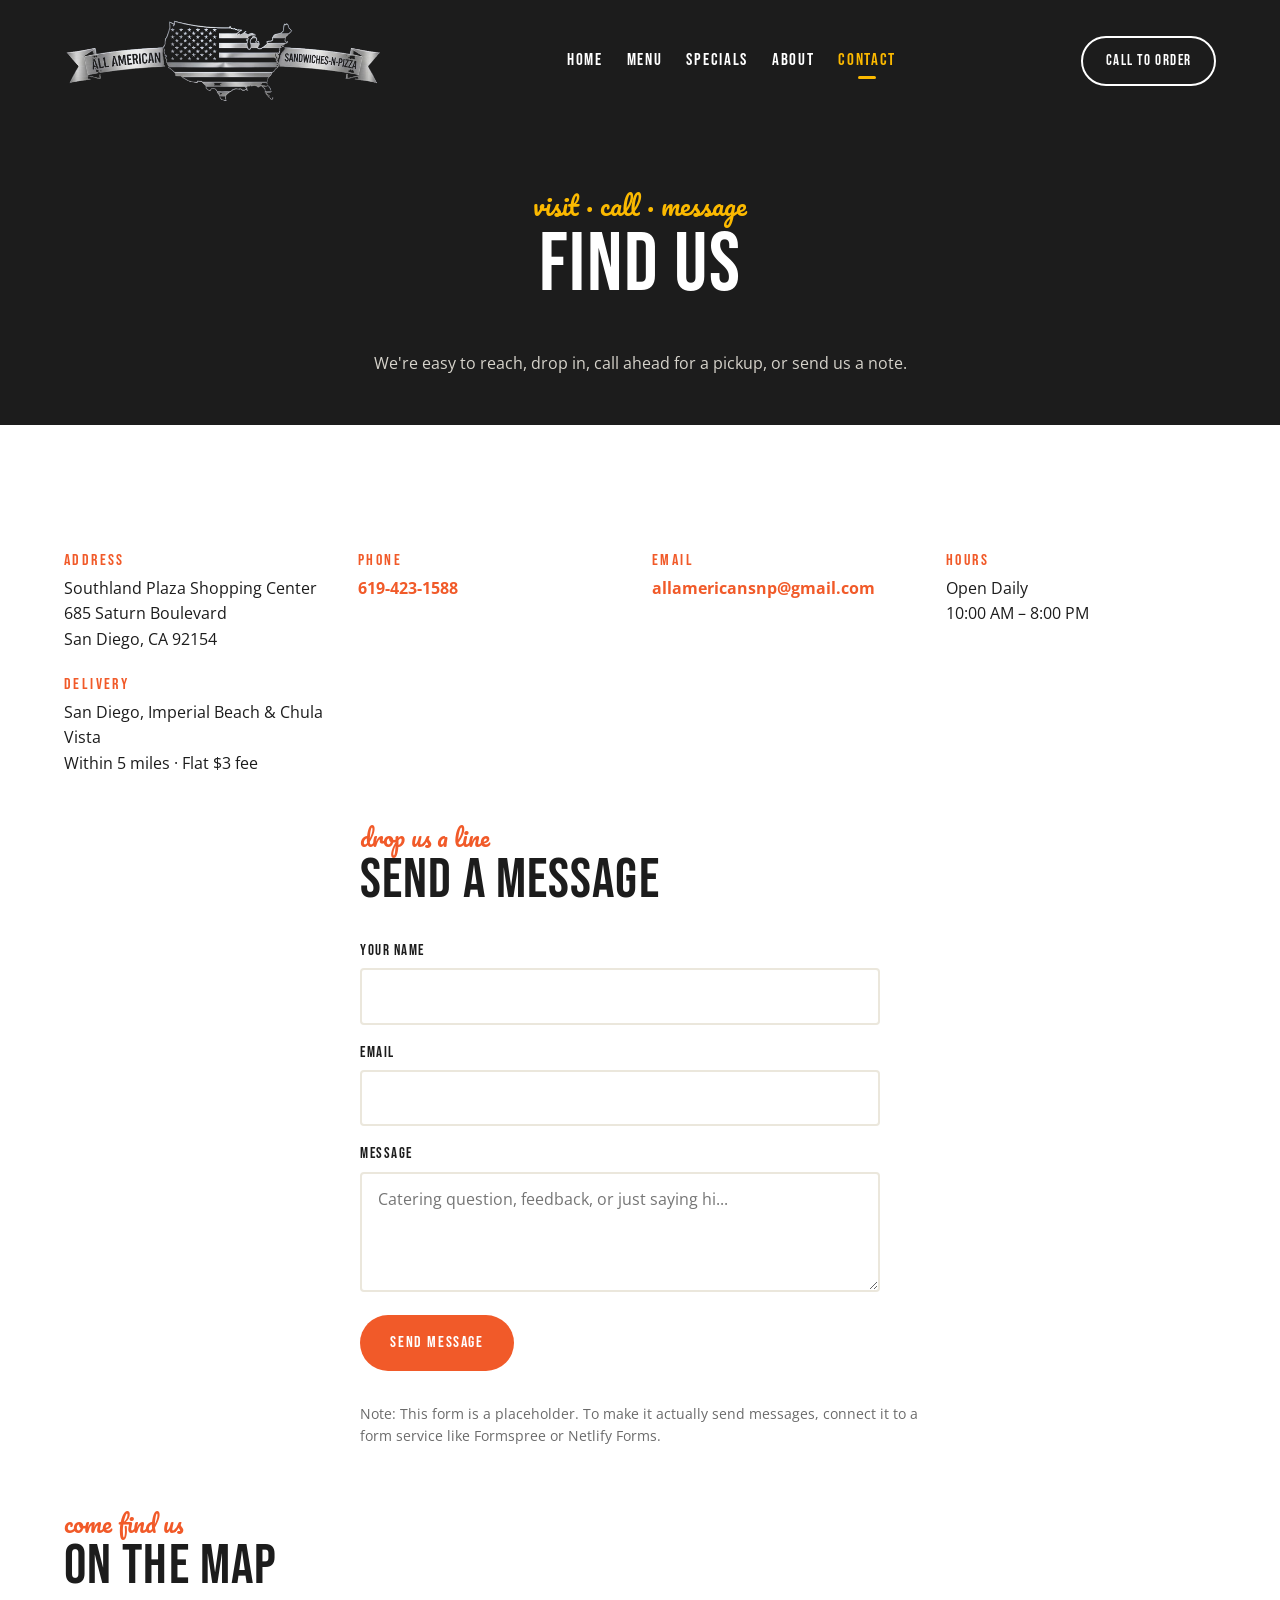
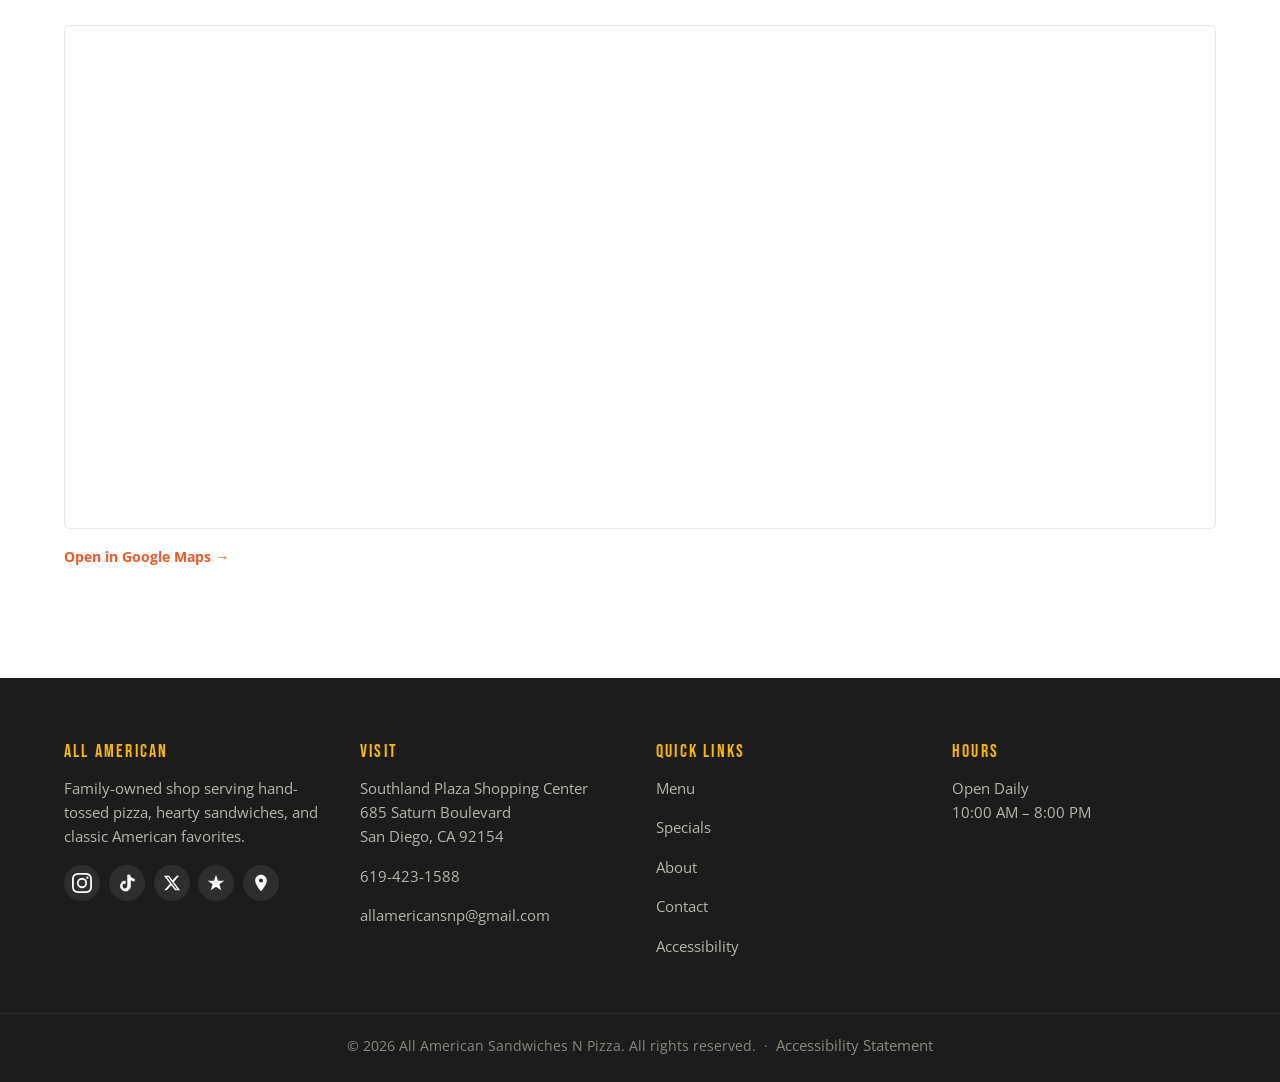
<file: contact.html>
<!DOCTYPE html>
<html lang="en">
<head>
  <meta charset="UTF-8" />
  <meta name="viewport" content="width=device-width, initial-scale=1.0" />
  <title>Contact &amp; Hours | All American Sandwiches N Pizza</title>
  <meta name="description" content="Visit us, call us, or send a message. Hours and location below." />
  <link rel="preconnect" href="https://fonts.googleapis.com" />
  <link rel="preconnect" href="https://fonts.gstatic.com" crossorigin />
  <link href="https://fonts.googleapis.com/css2?family=Bebas+Neue&family=Pacifico&family=Open+Sans:wght@400;600;700&display=swap" rel="stylesheet" />
  <link rel="stylesheet" href="styles.css" />
</head>
<body>

  <header class="site-header">
    <nav class="nav">
      <a href="index.html" class="brand" aria-label="All American Sandwiches N Pizza">
        <img src="images/logo-horizontal.png" alt="All American Sandwiches N Pizza" />
      </a>
      <ul class="nav-links">
        <li><a href="index.html">Home</a></li>
        <li><a href="menu.html">Menu</a></li>
        <li><a href="specials.html">Specials</a></li>
        <li><a href="about.html">About</a></li>
        <li><a href="contact.html" class="active">Contact</a></li>
      </ul>
      <a href="contact.html" class="nav-cta">Call to Order</a>
    </nav>
  </header>

  <main>

    <section class="menu-hero">
      <div class="container">
        <span class="script">visit · call · message</span>
        <h1>Find Us</h1>
        <p>We're easy to reach, drop in, call ahead for a pickup, or send us a note.</p>
      </div>
    </section>

    <section>
      <div class="container">

        <div class="info-grid">
          <div class="info-block">
            <h3>Address</h3>
            <p>Southland Plaza Shopping Center<br />685 Saturn Boulevard<br />San Diego, CA 92154</p>
          </div>
          <div class="info-block">
            <h3>Phone</h3>
            <p><a href="tel:+16194231588" style="color: var(--color-orange); font-weight: 700;">619-423-1588</a></p>
          </div>
          <div class="info-block">
            <h3>Email</h3>
            <p><a href="mailto:allamericansnp@gmail.com" style="color: var(--color-orange); font-weight: 700; word-break: break-all;">allamericansnp@gmail.com</a></p>
          </div>
          <div class="info-block">
            <h3>Hours</h3>
            <p>Open Daily<br />10:00 AM &ndash; 8:00 PM</p>
          </div>
          <div class="info-block">
            <h3>Delivery</h3>
            <p>San Diego, Imperial Beach &amp; Chula Vista<br />Within 5&nbsp;miles &middot; Flat $3 fee</p>
          </div>
        </div>

        <div style="margin-top: 3rem; max-width: 560px; margin-left: auto; margin-right: auto;">

          <div>
            <span class="script" style="color: var(--color-orange); font-size: 1.5rem; display: block; line-height: 1;">drop us a line</span>
            <h2 style="color: var(--color-dark); margin-top: 0.2rem;">Send a Message</h2>
            <form class="form" onsubmit="event.preventDefault(); this.querySelector('.form-success').style.display='block'; this.reset();">
              <div>
                <label for="name">Your Name</label>
                <input type="text" id="name" name="name" required />
              </div>
              <div>
                <label for="email">Email</label>
                <input type="email" id="email" name="email" required />
              </div>
              <div>
                <label for="message">Message</label>
                <textarea id="message" name="message" placeholder="Catering question, feedback, or just saying hi..." required></textarea>
              </div>
              <div>
                <button type="submit" class="btn">Send Message</button>
              </div>
              <p class="form-success muted" style="display: none; color: var(--color-orange); font-weight: 700;">Thanks, we'll get back to you soon!</p>
            </form>
            <p class="muted mt-2" style="font-size: 0.85rem;">Note: This form is a placeholder. To make it actually send messages, connect it to a form service like Formspree or Netlify Forms.</p>
          </div>

        </div>

        <div style="margin-top: 4rem;">
          <span class="script" style="color: var(--color-orange); font-size: 1.5rem; display: block; line-height: 1;">come find us</span>
          <h2 style="color: var(--color-dark); margin-top: 0.2rem;">On the Map</h2>
          <div style="aspect-ratio: 16/7; border-radius: 6px; overflow: hidden; border: 1px solid var(--color-border);">
            <iframe
              src="https://maps.google.com/maps?q=685+Saturn+Boulevard,+San+Diego,+CA+92154&t=&z=16&ie=UTF8&iwloc=&output=embed"
              width="100%" height="100%" style="border:0;"
              allowfullscreen="" loading="lazy" referrerpolicy="no-referrer-when-downgrade"
              title="All American Sandwiches N Pizza location map">
            </iframe>
          </div>
          <p class="muted mt-1" style="font-size: 0.9rem;"><a href="https://maps.google.com/?q=685+Saturn+Boulevard,+San+Diego,+CA+92154" target="_blank" rel="noopener" style="color: var(--color-orange); font-weight: 700;">Open in Google Maps &rarr;</a></p>
        </div>

      </div>
    </section>

  </main>

  <footer class="site-footer">
    <div class="container">
      <div>
        <h4>All American</h4>
        <p>Family-owned shop serving hand-tossed pizza, hearty sandwiches, and classic American favorites.</p>
        <div class="social-links" aria-label="Follow us on social media">
          <a href="https://www.instagram.com/all_american_snp/" target="_blank" rel="noopener noreferrer" aria-label="Instagram (opens in new tab)" title="Instagram">
            <svg viewBox="0 0 24 24" width="20" height="20" fill="currentColor" aria-hidden="true"><path d="M12 2.16c3.2 0 3.58.01 4.85.07 1.17.05 1.81.25 2.23.41.56.22.96.48 1.38.9.42.42.68.82.9 1.38.16.42.36 1.06.41 2.23.06 1.27.07 1.65.07 4.85s-.01 3.58-.07 4.85c-.05 1.17-.25 1.81-.41 2.23-.22.56-.48.96-.9 1.38-.42.42-.82.68-1.38.9-.42.16-1.06.36-2.23.41-1.27.06-1.65.07-4.85.07s-3.58-.01-4.85-.07c-1.17-.05-1.81-.25-2.23-.41-.56-.22-.96-.48-1.38-.9-.42-.42-.68-.82-.9-1.38-.16-.42-.36-1.06-.41-2.23C2.16 15.58 2.16 15.2 2.16 12s.01-3.58.07-4.85c.05-1.17.25-1.81.41-2.23.22-.56.48-.96.9-1.38.42-.42.82-.68 1.38-.9.42-.16 1.06-.36 2.23-.41C8.42 2.17 8.8 2.16 12 2.16M12 0C8.74 0 8.33.01 7.05.07 5.78.13 4.9.33 4.14.63c-.79.31-1.46.72-2.13 1.39C1.34 2.69.93 3.36.62 4.15.32 4.91.12 5.79.06 7.06.01 8.34 0 8.75 0 12s.01 3.66.07 4.94c.06 1.27.26 2.15.55 2.91.31.79.72 1.46 1.39 2.13.67.67 1.34 1.08 2.13 1.39.76.29 1.64.49 2.91.55C8.33 23.99 8.74 24 12 24s3.66-.01 4.94-.07c1.27-.06 2.15-.26 2.91-.55.79-.31 1.46-.72 2.13-1.39.67-.67 1.08-1.34 1.39-2.13.29-.76.49-1.64.55-2.91.06-1.28.07-1.68.07-4.94s-.01-3.66-.07-4.94c-.06-1.27-.26-2.15-.55-2.91-.31-.79-.72-1.46-1.39-2.13C21.31 1.34 20.64.93 19.85.62c-.76-.29-1.64-.49-2.91-.55C15.66.01 15.25 0 12 0zm0 5.84A6.16 6.16 0 1 0 12 18.16 6.16 6.16 0 0 0 12 5.84zm0 10.16A4 4 0 1 1 12 8a4 4 0 0 1 0 8zm6.41-11.85a1.44 1.44 0 1 0 0 2.88 1.44 1.44 0 0 0 0-2.88z"/></svg>
          </a>
          <a href="https://www.tiktok.com/@all_american_snp" target="_blank" rel="noopener noreferrer" aria-label="TikTok (opens in new tab)" title="TikTok">
            <svg viewBox="0 0 24 24" width="20" height="20" fill="currentColor" aria-hidden="true"><path d="M19.59 6.69a4.83 4.83 0 0 1-3.77-4.25V2h-3.45v13.67a2.89 2.89 0 0 1-5.2 1.74 2.89 2.89 0 0 1 2.31-4.64 2.93 2.93 0 0 1 .88.13V9.4a6.84 6.84 0 0 0-1-.05A6.33 6.33 0 0 0 5.66 20.1a6.34 6.34 0 0 0 10.86-4.43v-7a8.16 8.16 0 0 0 4.77 1.52v-3.4a4.85 4.85 0 0 1-1.7-.1z"/></svg>
          </a>
          <a href="https://x.com/AllAmericanSnP" target="_blank" rel="noopener noreferrer" aria-label="X (opens in new tab)" title="X">
            <svg viewBox="0 0 24 24" width="18" height="18" fill="currentColor" aria-hidden="true"><path d="M18.244 2.25h3.308l-7.227 8.26 8.502 11.24H16.17l-5.214-6.817L4.99 21.75H1.68l7.73-8.835L1.254 2.25H8.08l4.713 6.231 5.45-6.231zm-1.161 17.52h1.833L7.084 4.126H5.117l11.966 15.644z"/></svg>
          </a>
          <a href="https://www.yelp.com/biz/all-american-sandwiches-n-pizza-san-diego" target="_blank" rel="noopener noreferrer" aria-label="Yelp (opens in new tab)" title="Yelp">
            <svg viewBox="0 0 24 24" width="20" height="20" fill="currentColor" aria-hidden="true"><path d="M12 2l2.4 7.2H22l-6 4.4 2.3 7L12 16.4 5.7 20.6 8 13.6 2 9.2h7.6z"/></svg>
          </a>
          <a href="https://www.google.com/maps/search/?api=1&amp;query=All+American+Sandwiches+N+Pizza+685+Saturn+Blvd+San+Diego" target="_blank" rel="noopener noreferrer" aria-label="Find us on Google Maps (opens in new tab)" title="Google">
            <svg viewBox="0 0 24 24" width="20" height="20" fill="currentColor" aria-hidden="true"><path d="M12 2C8.13 2 5 5.13 5 9c0 5.25 7 13 7 13s7-7.75 7-13c0-3.87-3.13-7-7-7zm0 9.5a2.5 2.5 0 0 1 0-5 2.5 2.5 0 0 1 0 5z"/></svg>
          </a>
        </div>
      </div>
      <div>
        <h4>Visit</h4>
        <p>Southland Plaza Shopping Center<br />685 Saturn Boulevard<br />San Diego, CA 92154</p>
        <p><a href="tel:+16194231588">619-423-1588</a></p>
        <p><a href="mailto:allamericansnp@gmail.com">allamericansnp@gmail.com</a></p>
      </div>
      <div>
        <h4>Quick Links</h4>
        <p><a href="menu.html">Menu</a></p>
        <p><a href="specials.html">Specials</a></p>
        <p><a href="about.html">About</a></p>
        <p><a href="contact.html">Contact</a></p>
        <p><a href="accessibility.html">Accessibility</a></p>
      </div>
      <div>
        <h4>Hours</h4>
        <p>Open Daily<br />10:00 AM &ndash; 8:00 PM</p>
      </div>
    </div>
    <div class="footer-bottom">
      &copy; <span id="year">2026</span> All American Sandwiches N Pizza. All rights reserved. &nbsp;&middot;&nbsp; <a href="accessibility.html" style="color: inherit;">Accessibility Statement</a>
    </div>
  </footer>

  <script>
    document.getElementById('year').textContent = new Date().getFullYear();
  </script>
</body>
</html>
</file>
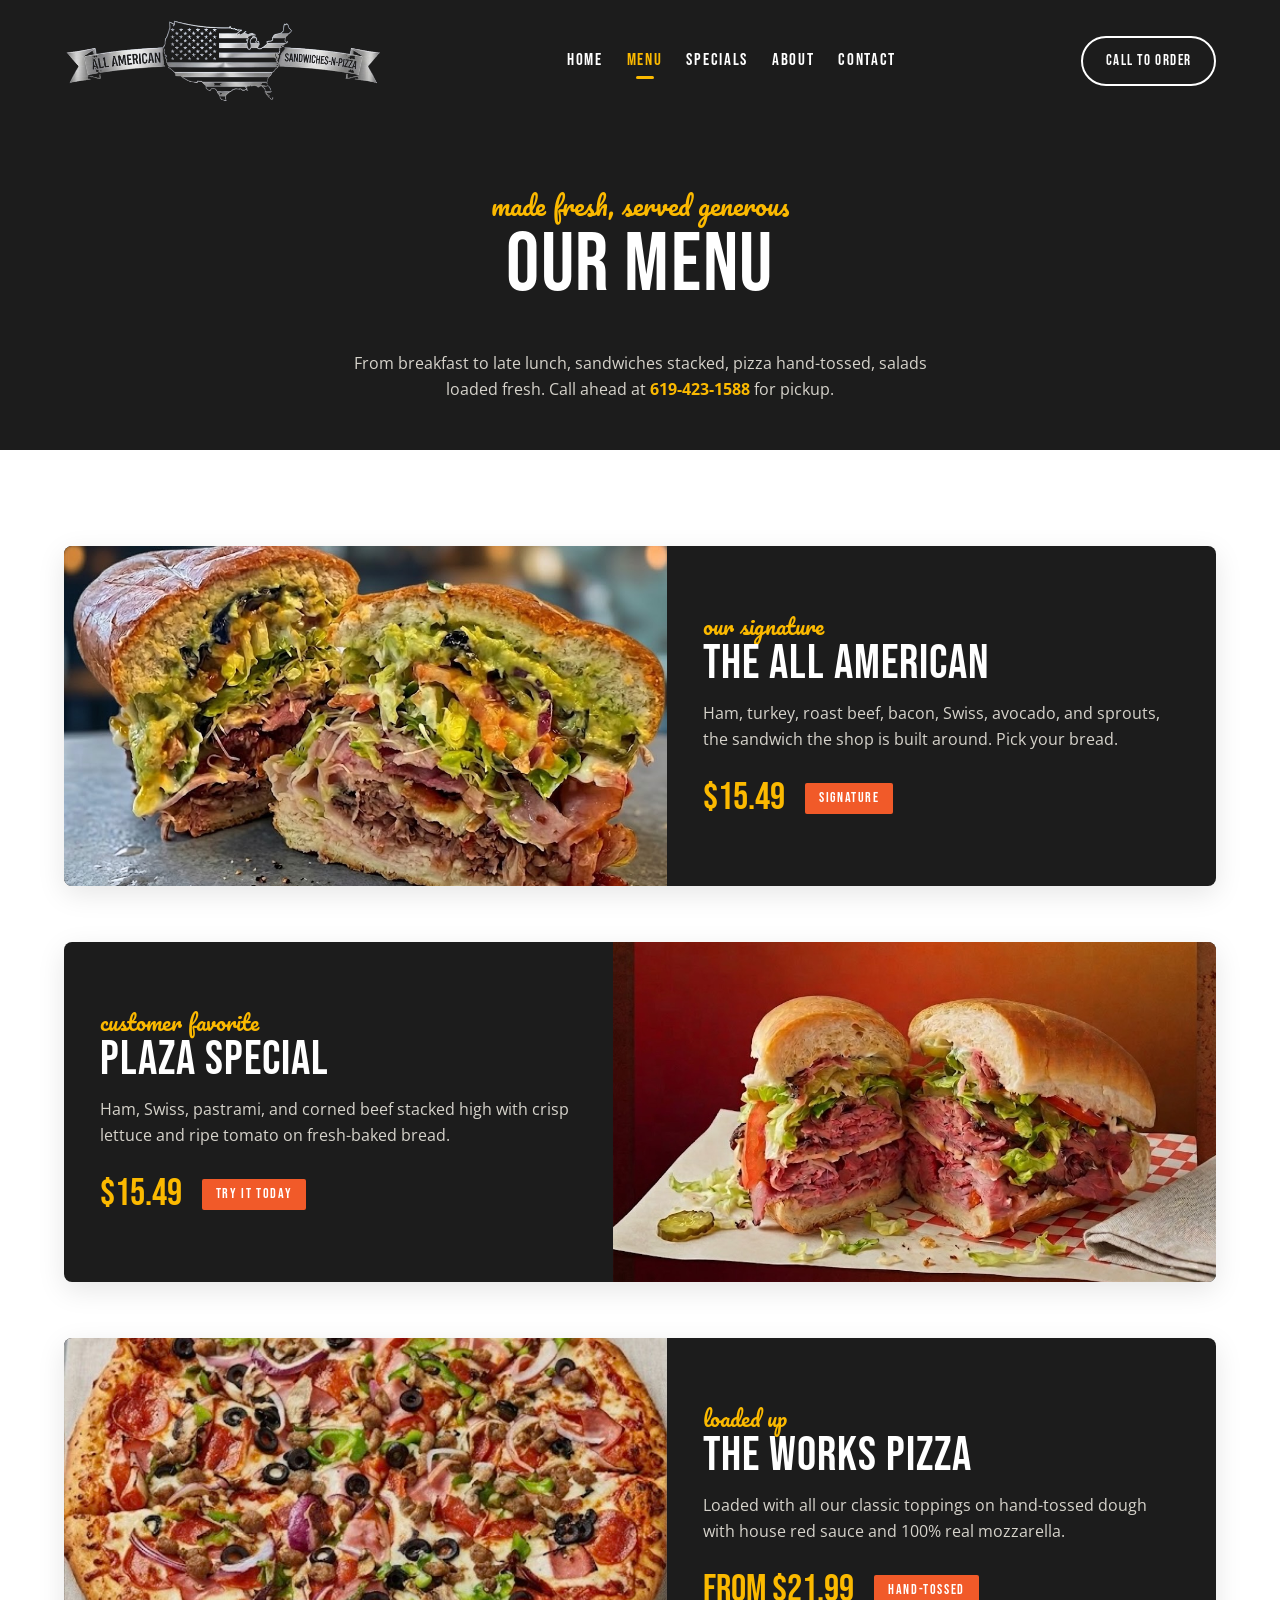
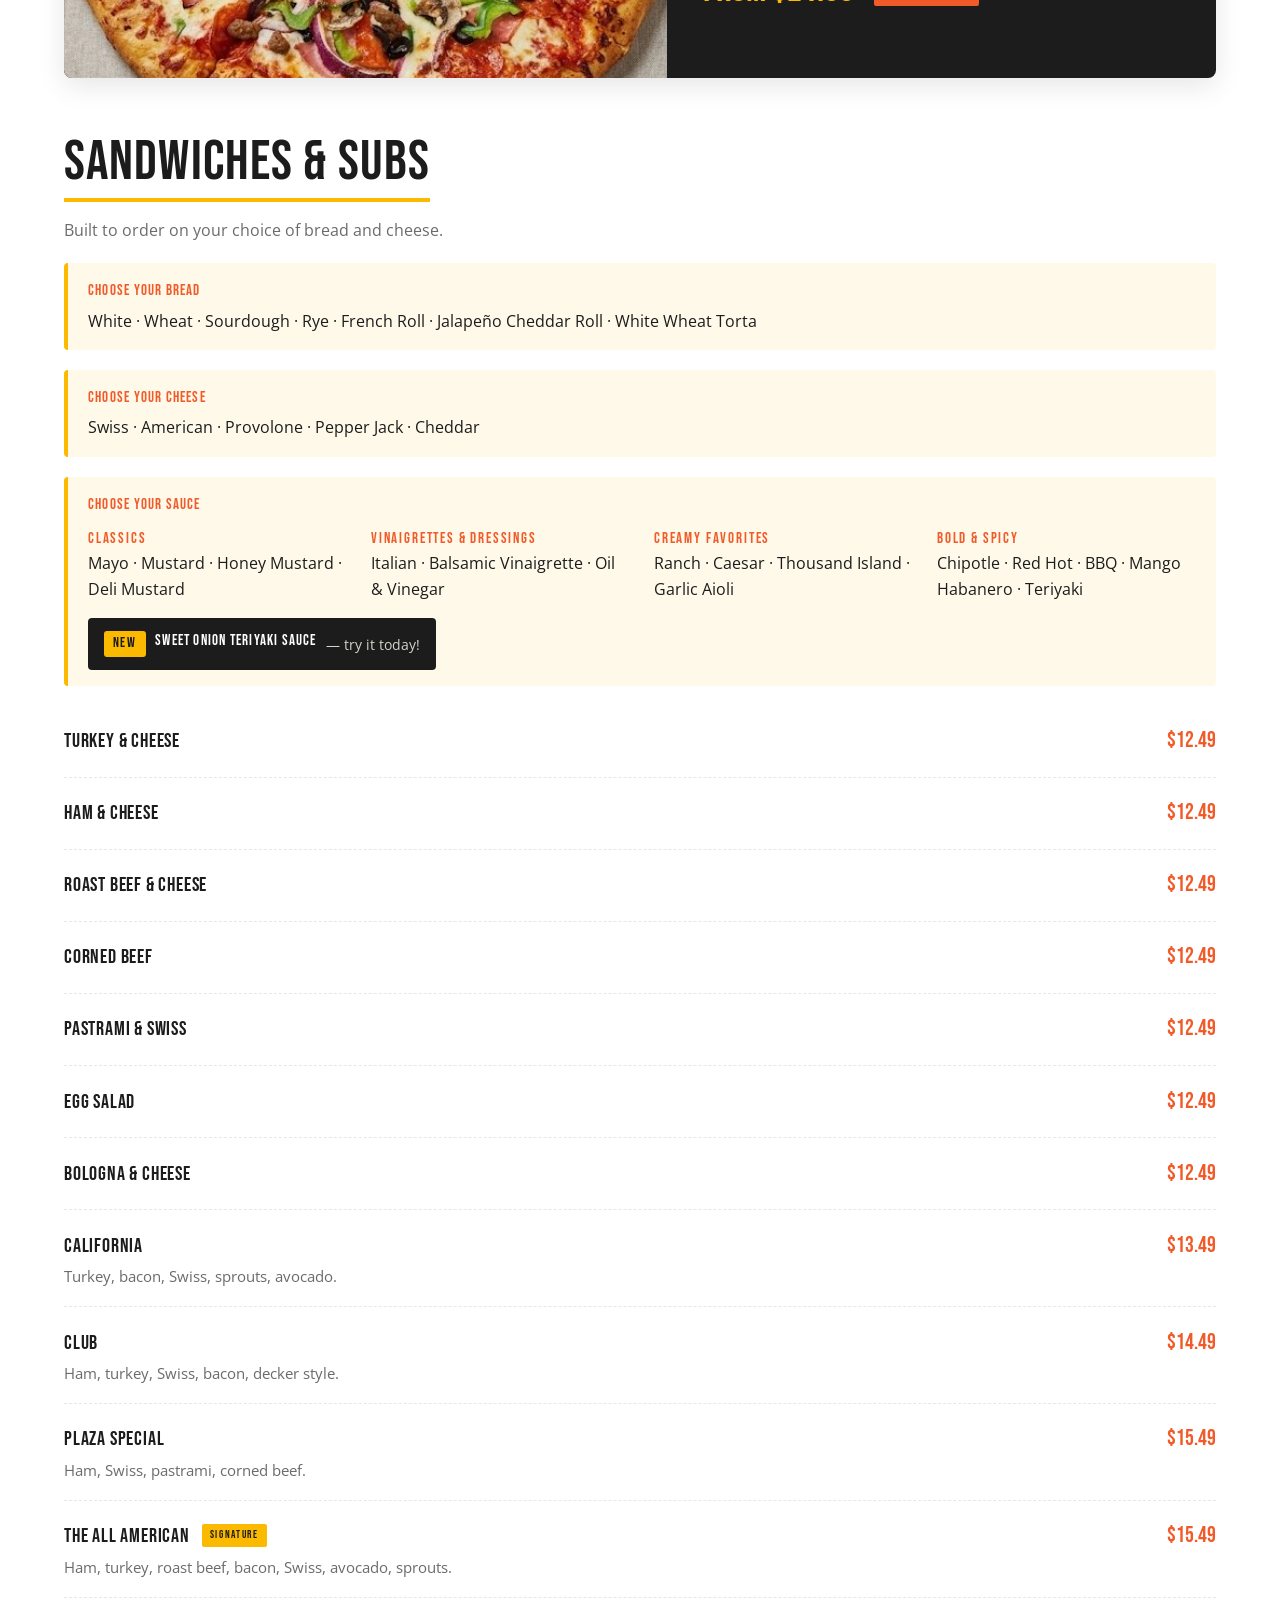
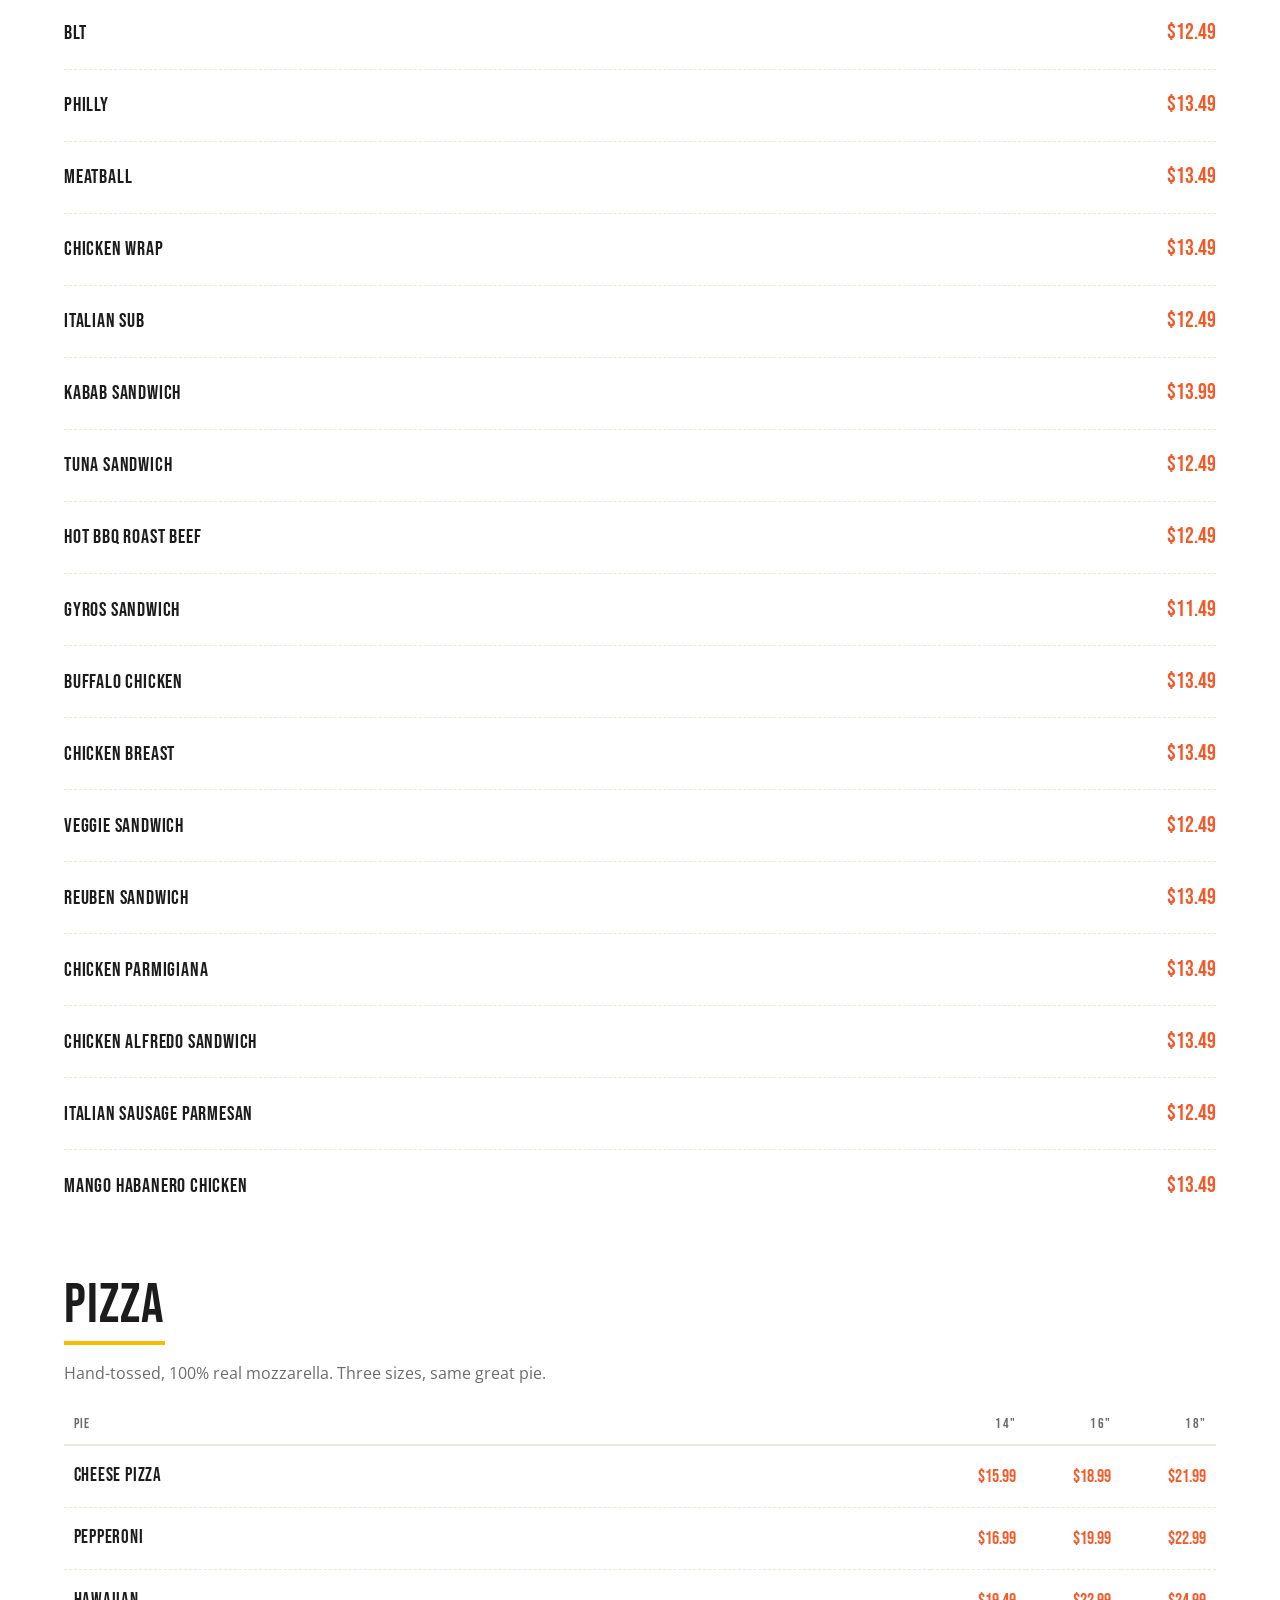
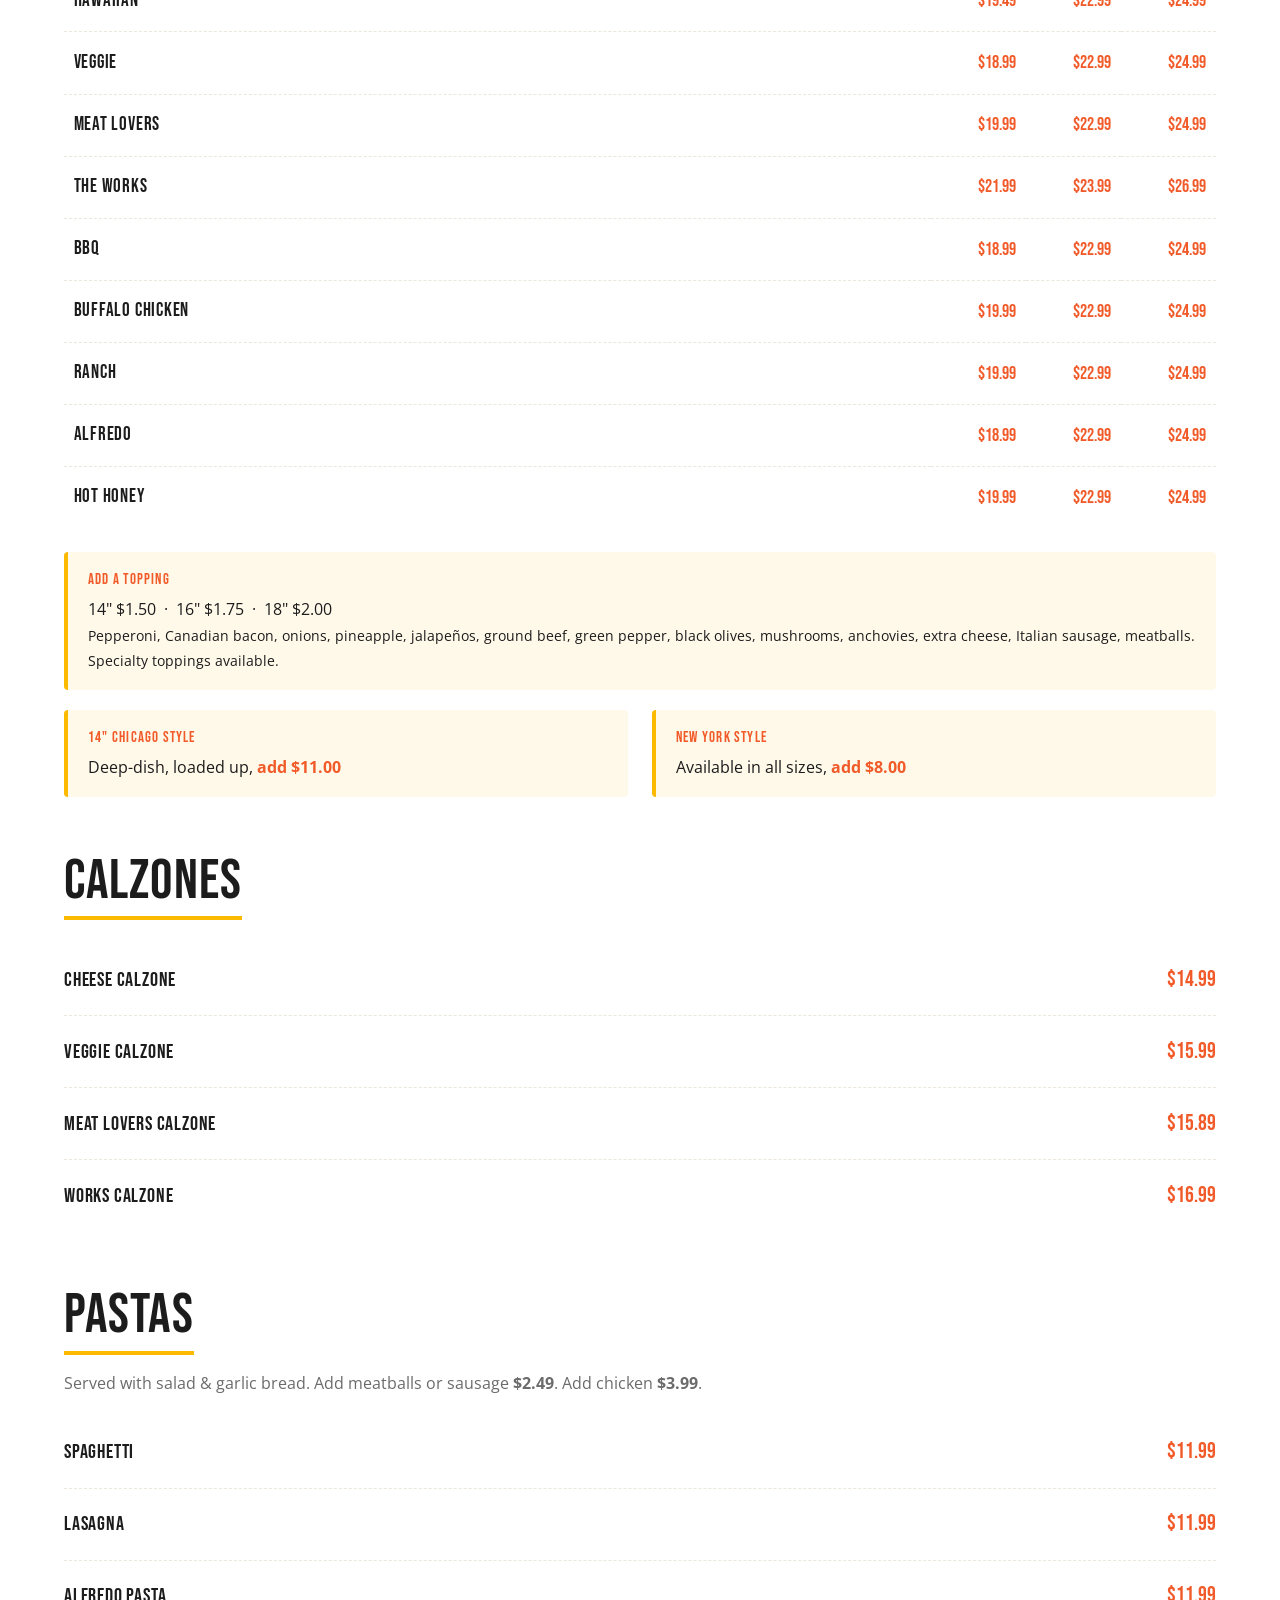
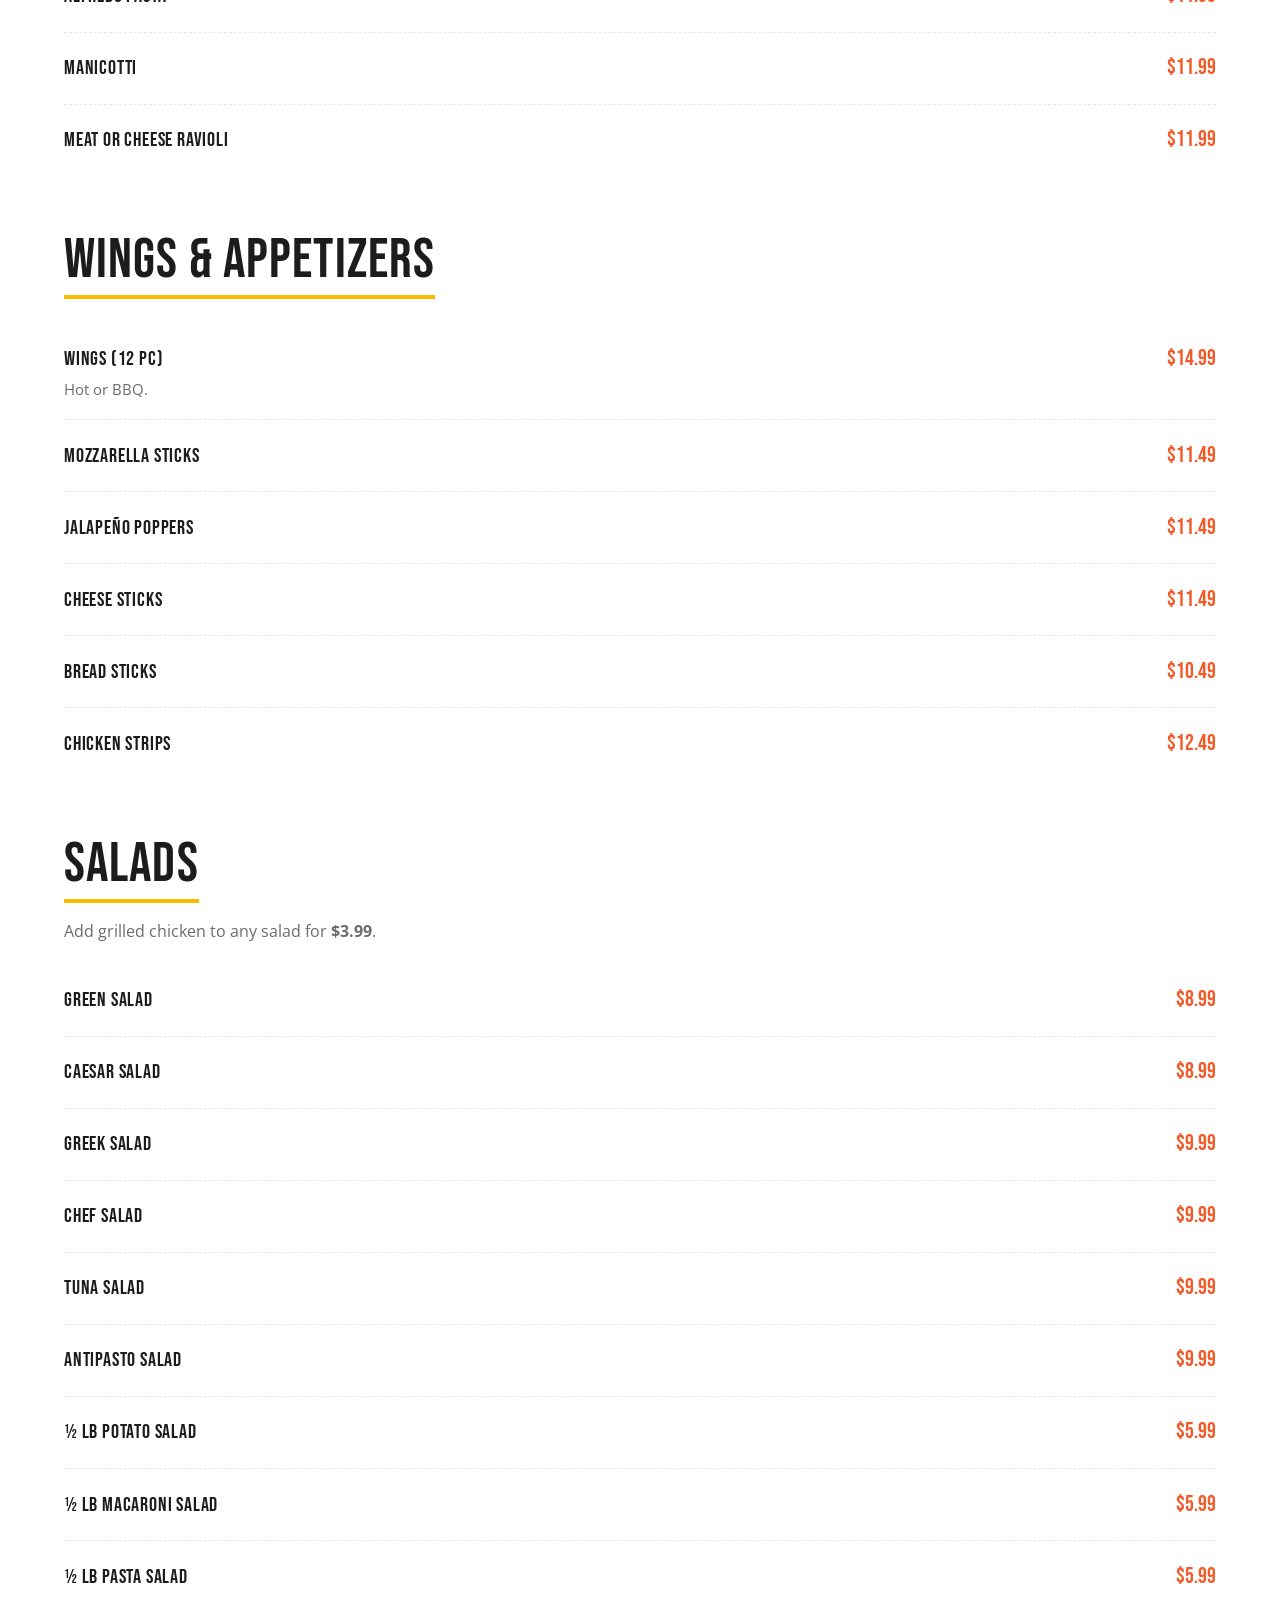
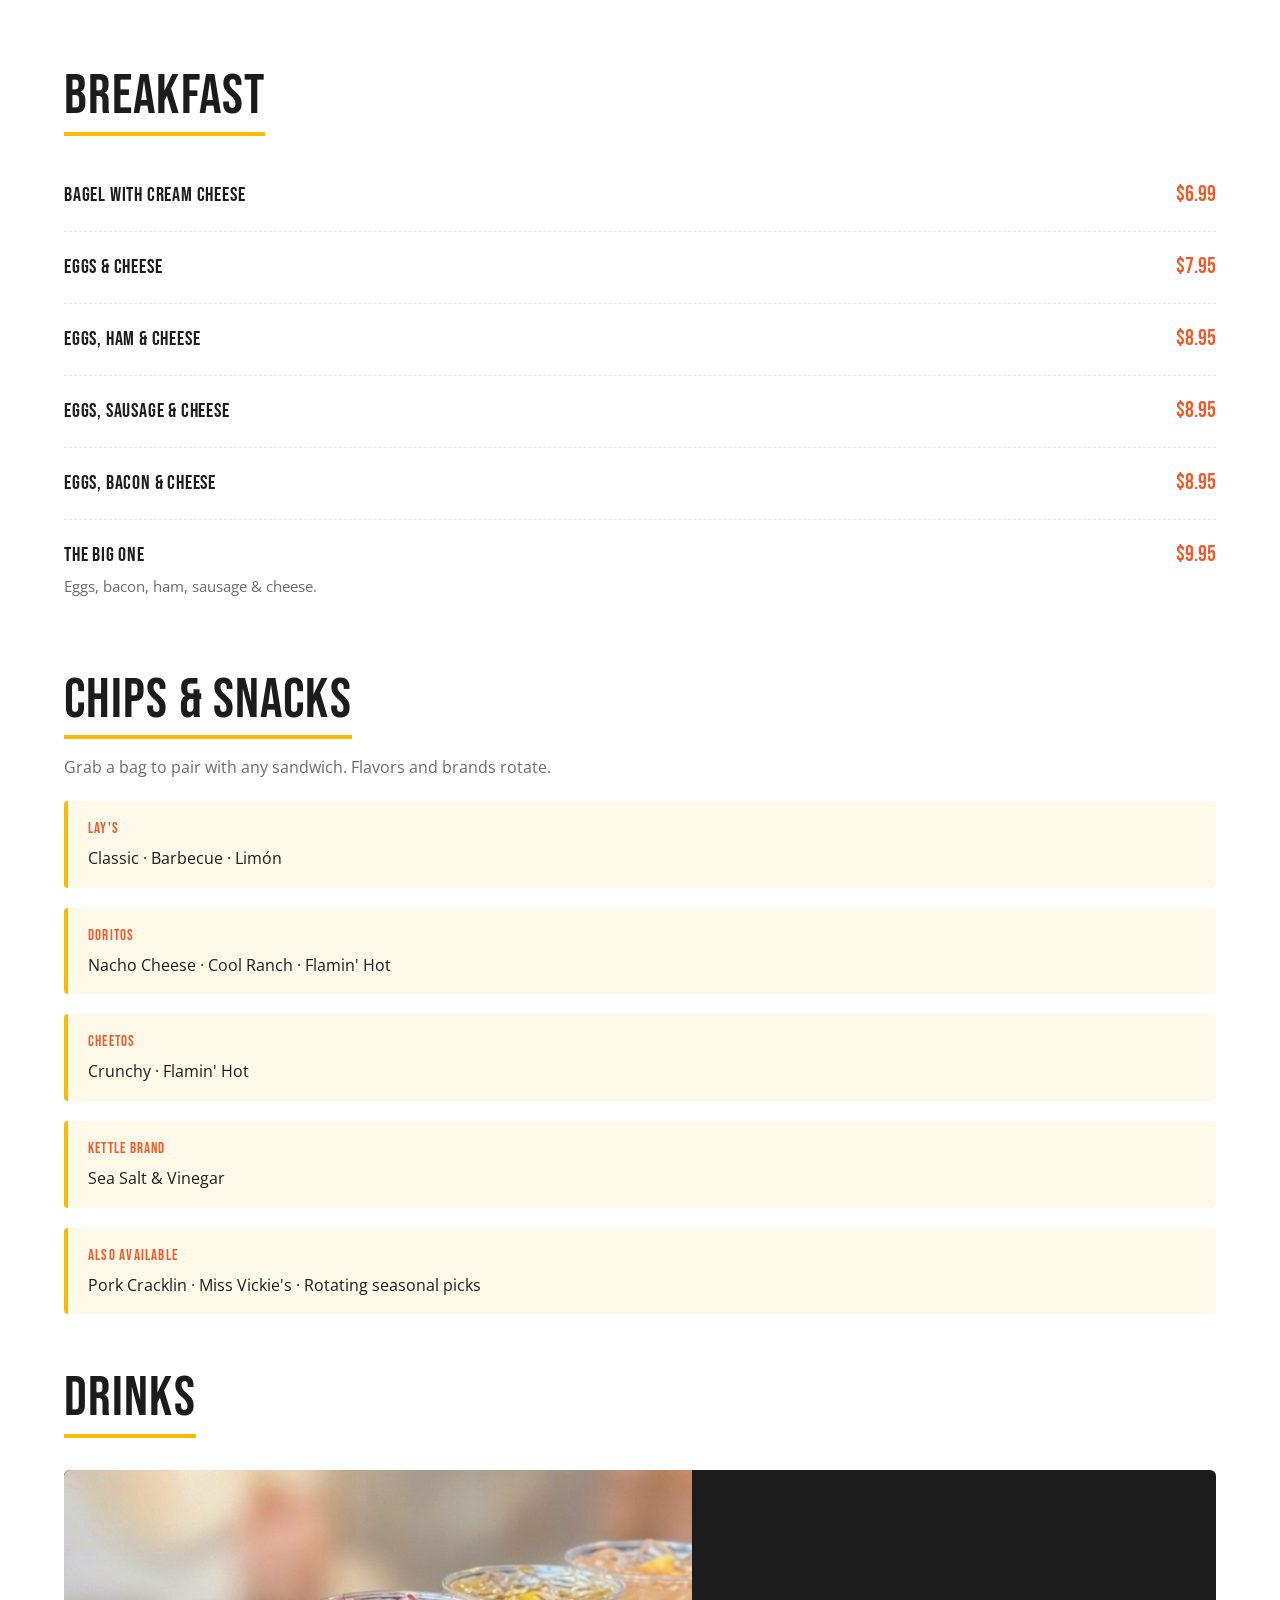
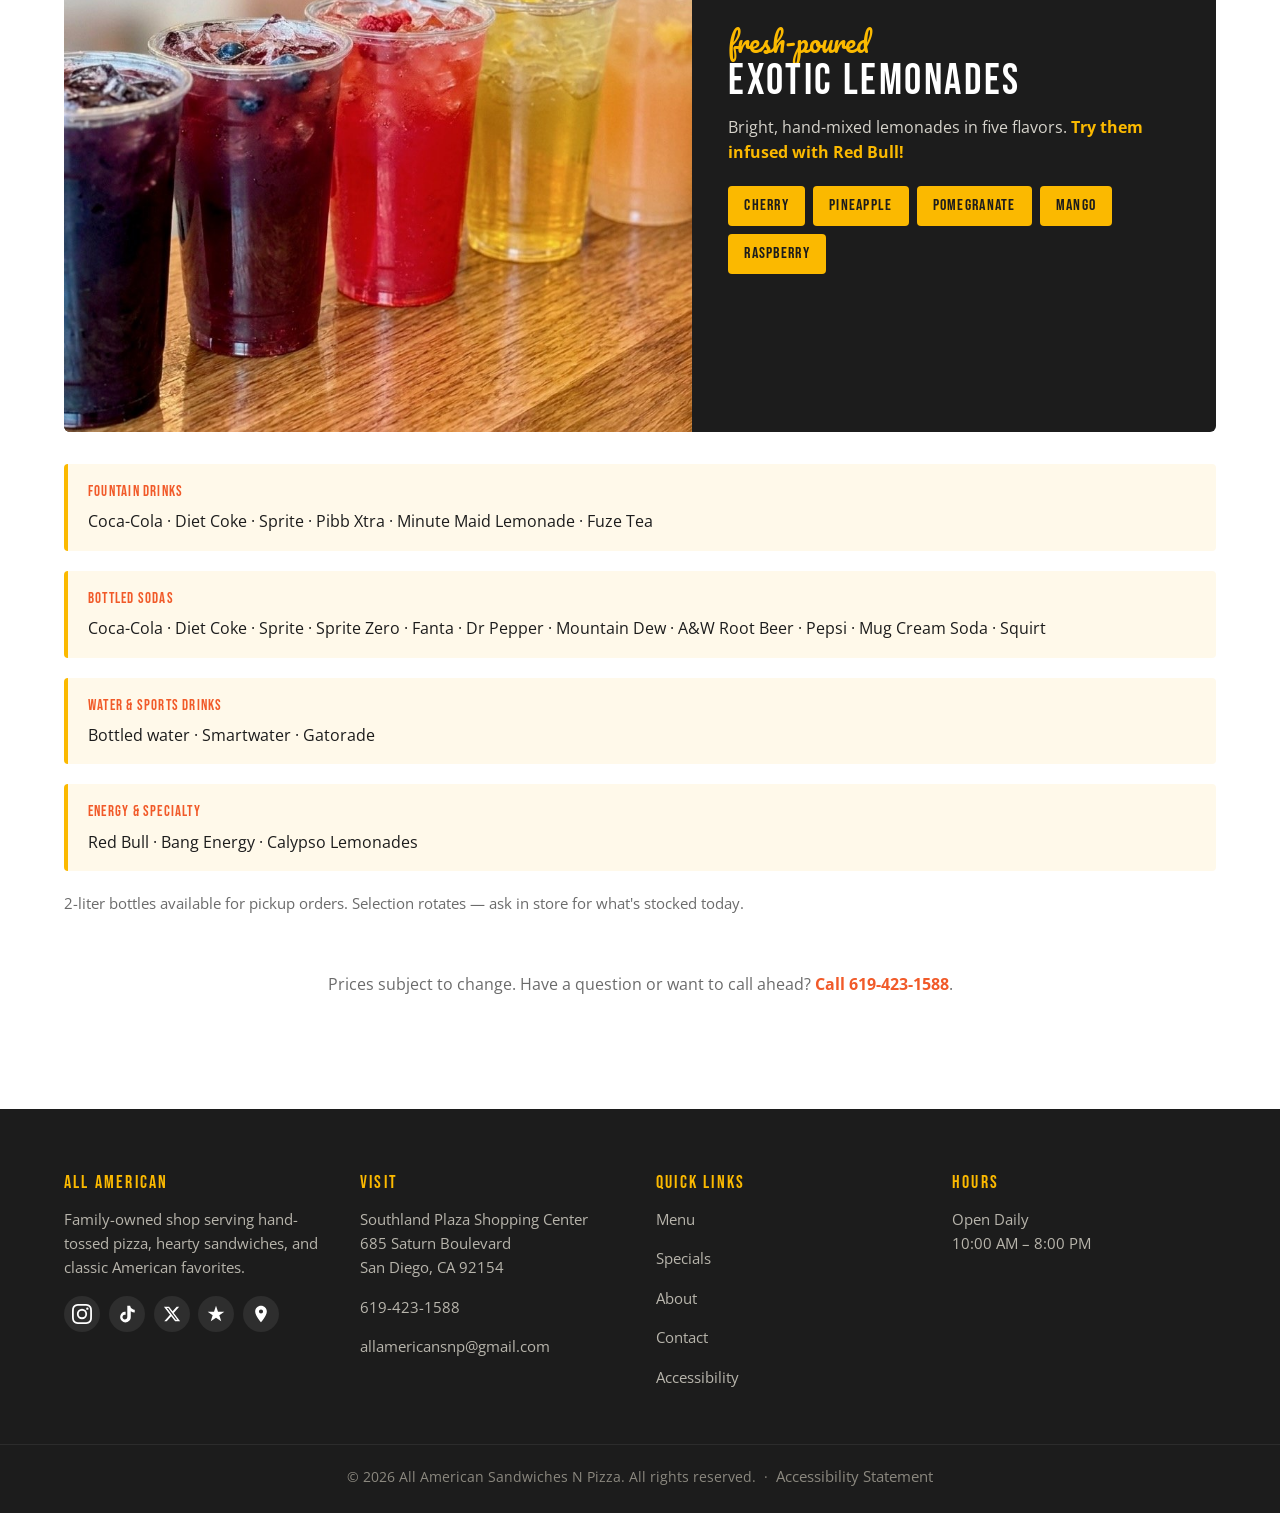
<file: menu.html>
<!DOCTYPE html>
<html lang="en">
<head>
  <meta charset="UTF-8" />
  <meta name="viewport" content="width=device-width, initial-scale=1.0" />
  <title>Menu | All American Sandwiches N Pizza</title>
  <meta name="description" content="Our full menu of sandwiches, pizza, pasta, salads, and breakfast." />
  <link rel="preconnect" href="https://fonts.googleapis.com" />
  <link rel="preconnect" href="https://fonts.gstatic.com" crossorigin />
  <link href="https://fonts.googleapis.com/css2?family=Bebas+Neue&family=Pacifico&family=Open+Sans:wght@400;600;700&display=swap" rel="stylesheet" />
  <link rel="stylesheet" href="styles.css" />
</head>
<body>

  <header class="site-header">
    <nav class="nav">
      <a href="index.html" class="brand" aria-label="All American Sandwiches N Pizza">
        <img src="images/logo-horizontal.png" alt="All American Sandwiches N Pizza" />
      </a>
      <ul class="nav-links">
        <li><a href="index.html">Home</a></li>
        <li><a href="menu.html" class="active">Menu</a></li>
        <li><a href="specials.html">Specials</a></li>
        <li><a href="about.html">About</a></li>
        <li><a href="contact.html">Contact</a></li>
      </ul>
      <a href="contact.html" class="nav-cta">Call to Order</a>
    </nav>
  </header>

  <main>

    <section class="menu-hero">
      <div class="container">
        <span class="script">made fresh, served generous</span>
        <h1>Our Menu</h1>
        <p>From breakfast to late lunch, sandwiches stacked, pizza hand-tossed, salads loaded fresh. Call ahead at <a href="tel:+16194231588" style="color: var(--color-yellow); font-weight: 700;">619-423-1588</a> for pickup.</p>
      </div>
    </section>

    <section>
      <div class="container">

        <!-- Featured items -->
        <div class="featured-item">
          <div class="featured-item-photo" style="background-image: url('images/loaded-sub.jpg');" role="img" aria-label="The All American sub photo"></div>
          <div class="featured-item-body">
            <span class="script">our signature</span>
            <h2>The All American</h2>
            <p>Ham, turkey, roast beef, bacon, Swiss, avocado, and sprouts, the sandwich the shop is built around. Pick your bread.</p>
            <div class="featured-item-row">
              <span class="featured-item-price">$15.49</span>
              <span class="featured-item-tag">Signature</span>
            </div>
          </div>
        </div>

        <div class="featured-item" style="grid-template-columns: 1fr 1.1fr;">
          <div class="featured-item-body">
            <span class="script">customer favorite</span>
            <h2>Plaza Special</h2>
            <p>Ham, Swiss, pastrami, and corned beef stacked high with crisp lettuce and ripe tomato on fresh-baked bread.</p>
            <div class="featured-item-row">
              <span class="featured-item-price">$15.49</span>
              <span class="featured-item-tag">Try it today</span>
            </div>
          </div>
          <div class="featured-item-photo" style="background-image: url('images/roast-beef-sub.jpg');" role="img" aria-label="Plaza Special photo"></div>
        </div>

        <div class="featured-item">
          <div class="featured-item-photo" style="background-image: url('images/supreme-pizza.jpg');" role="img" aria-label="The Works pizza photo"></div>
          <div class="featured-item-body">
            <span class="script">loaded up</span>
            <h2>The Works Pizza</h2>
            <p>Loaded with all our classic toppings on hand-tossed dough with house red sauce and 100% real mozzarella.</p>
            <div class="featured-item-row">
              <span class="featured-item-price">from $21.99</span>
              <span class="featured-item-tag">Hand-tossed</span>
            </div>
          </div>
        </div>

        <!-- ====================== SANDWICHES ====================== -->
        <div class="menu-category">
          <h2>Sandwiches &amp; Subs</h2>
          <p class="muted" style="margin-top:-0.5rem; margin-bottom:1.25rem;">Built to order on your choice of bread and cheese.</p>

          <div class="menu-callout">
            <strong>Choose your bread</strong>
            White · Wheat · Sourdough · Rye · French Roll · Jalapeño Cheddar Roll · White Wheat Torta
          </div>
          <div class="menu-callout">
            <strong>Choose your cheese</strong>
            Swiss · American · Provolone · Pepper Jack · Cheddar
          </div>
          <div class="menu-callout">
            <strong>Choose your sauce</strong>
            <div style="margin-top: 0.6rem; display: grid; gap: 0.65rem 1.5rem; grid-template-columns: repeat(auto-fit, minmax(220px, 1fr));">
              <div>
                <div style="font-family: var(--font-headline); color: var(--color-orange); font-size: 0.95rem; letter-spacing: 0.12em;">CLASSICS</div>
                <div>Mayo · Mustard · Honey Mustard · Deli Mustard</div>
              </div>
              <div>
                <div style="font-family: var(--font-headline); color: var(--color-orange); font-size: 0.95rem; letter-spacing: 0.12em;">VINAIGRETTES &amp; DRESSINGS</div>
                <div>Italian · Balsamic Vinaigrette · Oil &amp; Vinegar</div>
              </div>
              <div>
                <div style="font-family: var(--font-headline); color: var(--color-orange); font-size: 0.95rem; letter-spacing: 0.12em;">CREAMY FAVORITES</div>
                <div>Ranch · Caesar · Thousand Island · Garlic Aioli</div>
              </div>
              <div>
                <div style="font-family: var(--font-headline); color: var(--color-orange); font-size: 0.95rem; letter-spacing: 0.12em;">BOLD &amp; SPICY</div>
                <div>Chipotle · Red Hot · BBQ · Mango Habanero · Teriyaki</div>
              </div>
            </div>
            <div style="margin-top: 1rem; padding: 0.7rem 1rem; background: var(--color-dark); color: #fff; border-radius: 4px; display: inline-flex; align-items: center; gap: 0.6rem; flex-wrap: wrap;">
              <span style="background: var(--color-yellow); color: var(--color-dark); padding: 0.15rem 0.55rem; border-radius: 3px; font-family: var(--font-headline); font-size: 0.85rem; letter-spacing: 0.12em;">NEW</span>
              <strong style="color: #fff;">Sweet Onion Teriyaki Sauce</strong>
              <span style="color: #d6d3cb; font-size: 0.9rem;">&mdash; try it today!</span>
            </div>
          </div>

          <div class="menu-item">
            <div><div class="menu-item-name">Turkey &amp; Cheese</div></div>
            <div class="menu-item-price">$12.49</div>
          </div>
          <div class="menu-item">
            <div><div class="menu-item-name">Ham &amp; Cheese</div></div>
            <div class="menu-item-price">$12.49</div>
          </div>
          <div class="menu-item">
            <div><div class="menu-item-name">Roast Beef &amp; Cheese</div></div>
            <div class="menu-item-price">$12.49</div>
          </div>
          <div class="menu-item">
            <div><div class="menu-item-name">Corned Beef</div></div>
            <div class="menu-item-price">$12.49</div>
          </div>
          <div class="menu-item">
            <div><div class="menu-item-name">Pastrami &amp; Swiss</div></div>
            <div class="menu-item-price">$12.49</div>
          </div>
          <div class="menu-item">
            <div><div class="menu-item-name">Egg Salad</div></div>
            <div class="menu-item-price">$12.49</div>
          </div>
          <div class="menu-item">
            <div><div class="menu-item-name">Bologna &amp; Cheese</div></div>
            <div class="menu-item-price">$12.49</div>
          </div>
          <div class="menu-item">
            <div>
              <div class="menu-item-name">California</div>
              <p class="menu-item-desc">Turkey, bacon, Swiss, sprouts, avocado.</p>
            </div>
            <div class="menu-item-price">$13.49</div>
          </div>
          <div class="menu-item">
            <div>
              <div class="menu-item-name">Club</div>
              <p class="menu-item-desc">Ham, turkey, Swiss, bacon, decker style.</p>
            </div>
            <div class="menu-item-price">$14.49</div>
          </div>
          <div class="menu-item">
            <div>
              <div class="menu-item-name">Plaza Special</div>
              <p class="menu-item-desc">Ham, Swiss, pastrami, corned beef.</p>
            </div>
            <div class="menu-item-price">$15.49</div>
          </div>
          <div class="menu-item">
            <div>
              <div class="menu-item-name">The All American <span class="signature-badge">Signature</span></div>
              <p class="menu-item-desc">Ham, turkey, roast beef, bacon, Swiss, avocado, sprouts.</p>
            </div>
            <div class="menu-item-price">$15.49</div>
          </div>
          <div class="menu-item">
            <div><div class="menu-item-name">BLT</div></div>
            <div class="menu-item-price">$12.49</div>
          </div>
          <div class="menu-item">
            <div><div class="menu-item-name">Philly</div></div>
            <div class="menu-item-price">$13.49</div>
          </div>
          <div class="menu-item">
            <div><div class="menu-item-name">Meatball</div></div>
            <div class="menu-item-price">$13.49</div>
          </div>
          <div class="menu-item">
            <div><div class="menu-item-name">Chicken Wrap</div></div>
            <div class="menu-item-price">$13.49</div>
          </div>
          <div class="menu-item">
            <div><div class="menu-item-name">Italian Sub</div></div>
            <div class="menu-item-price">$12.49</div>
          </div>
          <div class="menu-item">
            <div><div class="menu-item-name">Kabab Sandwich</div></div>
            <div class="menu-item-price">$13.99</div>
          </div>
          <div class="menu-item">
            <div><div class="menu-item-name">Tuna Sandwich</div></div>
            <div class="menu-item-price">$12.49</div>
          </div>
          <div class="menu-item">
            <div><div class="menu-item-name">Hot BBQ Roast Beef</div></div>
            <div class="menu-item-price">$12.49</div>
          </div>
          <div class="menu-item">
            <div><div class="menu-item-name">Gyros Sandwich</div></div>
            <div class="menu-item-price">$11.49</div>
          </div>
          <div class="menu-item">
            <div><div class="menu-item-name">Buffalo Chicken</div></div>
            <div class="menu-item-price">$13.49</div>
          </div>
          <div class="menu-item">
            <div><div class="menu-item-name">Chicken Breast</div></div>
            <div class="menu-item-price">$13.49</div>
          </div>
          <div class="menu-item">
            <div><div class="menu-item-name">Veggie Sandwich</div></div>
            <div class="menu-item-price">$12.49</div>
          </div>
          <div class="menu-item">
            <div><div class="menu-item-name">Reuben Sandwich</div></div>
            <div class="menu-item-price">$13.49</div>
          </div>
          <div class="menu-item">
            <div><div class="menu-item-name">Chicken Parmigiana</div></div>
            <div class="menu-item-price">$13.49</div>
          </div>
          <div class="menu-item">
            <div><div class="menu-item-name">Chicken Alfredo Sandwich</div></div>
            <div class="menu-item-price">$13.49</div>
          </div>
          <div class="menu-item">
            <div><div class="menu-item-name">Italian Sausage Parmesan</div></div>
            <div class="menu-item-price">$12.49</div>
          </div>
          <div class="menu-item">
            <div><div class="menu-item-name">Mango Habanero Chicken</div></div>
            <div class="menu-item-price">$13.49</div>
          </div>
        </div>

        <!-- ====================== PIZZA ====================== -->
        <div class="menu-category">
          <h2>Pizza</h2>
          <p class="muted" style="margin-top:-0.5rem; margin-bottom:1.25rem;">Hand-tossed, 100% real mozzarella. Three sizes, same great pie.</p>

          <table class="pizza-table">
            <thead>
              <tr>
                <th>Pie</th>
                <th>14"</th>
                <th>16"</th>
                <th>18"</th>
              </tr>
            </thead>
            <tbody>
              <tr><td>Cheese Pizza</td><td>$15.99</td><td>$18.99</td><td>$21.99</td></tr>
              <tr><td>Pepperoni</td><td>$16.99</td><td>$19.99</td><td>$22.99</td></tr>
              <tr><td>Hawaiian</td><td>$19.49</td><td>$22.99</td><td>$24.99</td></tr>
              <tr><td>Veggie</td><td>$18.99</td><td>$22.99</td><td>$24.99</td></tr>
              <tr><td>Meat Lovers</td><td>$19.99</td><td>$22.99</td><td>$24.99</td></tr>
              <tr><td>The Works</td><td>$21.99</td><td>$23.99</td><td>$26.99</td></tr>
              <tr><td>BBQ</td><td>$18.99</td><td>$22.99</td><td>$24.99</td></tr>
              <tr><td>Buffalo Chicken</td><td>$19.99</td><td>$22.99</td><td>$24.99</td></tr>
              <tr><td>Ranch</td><td>$19.99</td><td>$22.99</td><td>$24.99</td></tr>
              <tr><td>Alfredo</td><td>$18.99</td><td>$22.99</td><td>$24.99</td></tr>
              <tr><td>Hot Honey</td><td>$19.99</td><td>$22.99</td><td>$24.99</td></tr>
            </tbody>
          </table>

          <div class="menu-callout" style="margin-top: 1.5rem;">
            <strong>Add a topping</strong>
            14" $1.50 &nbsp;·&nbsp; 16" $1.75 &nbsp;·&nbsp; 18" $2.00<br />
            <span style="font-size: 0.9rem;">Pepperoni, Canadian bacon, onions, pineapple, jalapeños, ground beef, green pepper, black olives, mushrooms, anchovies, extra cheese, Italian sausage, meatballs. Specialty toppings available.</span>
          </div>

          <div class="grid grid-2" style="margin-top: 1rem;">
            <div class="menu-callout" style="margin: 0;">
              <strong>14" Chicago Style</strong>
              Deep-dish, loaded up, <span style="color: var(--color-orange); font-weight: 700;">add $11.00</span>
            </div>
            <div class="menu-callout" style="margin: 0;">
              <strong>New York Style</strong>
              Available in all sizes, <span style="color: var(--color-orange); font-weight: 700;">add $8.00</span>
            </div>
          </div>
        </div>

        <!-- ====================== CALZONES ====================== -->
        <div class="menu-category">
          <h2>Calzones</h2>
          <div class="menu-item">
            <div><div class="menu-item-name">Cheese Calzone</div></div>
            <div class="menu-item-price">$14.99</div>
          </div>
          <div class="menu-item">
            <div><div class="menu-item-name">Veggie Calzone</div></div>
            <div class="menu-item-price">$15.99</div>
          </div>
          <div class="menu-item">
            <div><div class="menu-item-name">Meat Lovers Calzone</div></div>
            <div class="menu-item-price">$15.89</div>
          </div>
          <div class="menu-item">
            <div><div class="menu-item-name">Works Calzone</div></div>
            <div class="menu-item-price">$16.99</div>
          </div>
        </div>

        <!-- ====================== PASTAS ====================== -->
        <div class="menu-category">
          <h2>Pastas</h2>
          <p class="muted" style="margin-top:-0.5rem; margin-bottom:1.25rem;">Served with salad &amp; garlic bread. Add meatballs or sausage <strong>$2.49</strong>. Add chicken <strong>$3.99</strong>.</p>
          <div class="menu-item">
            <div><div class="menu-item-name">Spaghetti</div></div>
            <div class="menu-item-price">$11.99</div>
          </div>
          <div class="menu-item">
            <div><div class="menu-item-name">Lasagna</div></div>
            <div class="menu-item-price">$11.99</div>
          </div>
          <div class="menu-item">
            <div><div class="menu-item-name">Alfredo Pasta</div></div>
            <div class="menu-item-price">$11.99</div>
          </div>
          <div class="menu-item">
            <div><div class="menu-item-name">Manicotti</div></div>
            <div class="menu-item-price">$11.99</div>
          </div>
          <div class="menu-item">
            <div><div class="menu-item-name">Meat or Cheese Ravioli</div></div>
            <div class="menu-item-price">$11.99</div>
          </div>
        </div>

        <!-- ====================== WINGS & APPETIZERS ====================== -->
        <div class="menu-category">
          <h2>Wings &amp; Appetizers</h2>
          <div class="menu-item">
            <div>
              <div class="menu-item-name">Wings (12 pc)</div>
              <p class="menu-item-desc">Hot or BBQ.</p>
            </div>
            <div class="menu-item-price">$14.99</div>
          </div>
          <div class="menu-item">
            <div><div class="menu-item-name">Mozzarella Sticks</div></div>
            <div class="menu-item-price">$11.49</div>
          </div>
          <div class="menu-item">
            <div><div class="menu-item-name">Jalapeño Poppers</div></div>
            <div class="menu-item-price">$11.49</div>
          </div>
          <div class="menu-item">
            <div><div class="menu-item-name">Cheese Sticks</div></div>
            <div class="menu-item-price">$11.49</div>
          </div>
          <div class="menu-item">
            <div><div class="menu-item-name">Bread Sticks</div></div>
            <div class="menu-item-price">$10.49</div>
          </div>
          <div class="menu-item">
            <div><div class="menu-item-name">Chicken Strips</div></div>
            <div class="menu-item-price">$12.49</div>
          </div>
        </div>

        <!-- ====================== SALADS ====================== -->
        <div class="menu-category">
          <h2>Salads</h2>
          <p class="muted" style="margin-top:-0.5rem; margin-bottom:1.25rem;">Add grilled chicken to any salad for <strong>$3.99</strong>.</p>

          <div class="menu-item">
            <div><div class="menu-item-name">Green Salad</div></div>
            <div class="menu-item-price">$8.99</div>
          </div>
          <div class="menu-item">
            <div><div class="menu-item-name">Caesar Salad</div></div>
            <div class="menu-item-price">$8.99</div>
          </div>
          <div class="menu-item">
            <div><div class="menu-item-name">Greek Salad</div></div>
            <div class="menu-item-price">$9.99</div>
          </div>
          <div class="menu-item">
            <div><div class="menu-item-name">Chef Salad</div></div>
            <div class="menu-item-price">$9.99</div>
          </div>
          <div class="menu-item">
            <div><div class="menu-item-name">Tuna Salad</div></div>
            <div class="menu-item-price">$9.99</div>
          </div>
          <div class="menu-item">
            <div><div class="menu-item-name">Antipasto Salad</div></div>
            <div class="menu-item-price">$9.99</div>
          </div>
          <div class="menu-item">
            <div><div class="menu-item-name">½ lb Potato Salad</div></div>
            <div class="menu-item-price">$5.99</div>
          </div>
          <div class="menu-item">
            <div><div class="menu-item-name">½ lb Macaroni Salad</div></div>
            <div class="menu-item-price">$5.99</div>
          </div>
          <div class="menu-item">
            <div><div class="menu-item-name">½ lb Pasta Salad</div></div>
            <div class="menu-item-price">$5.99</div>
          </div>
        </div>

        <!-- ====================== BREAKFAST ====================== -->
        <div class="menu-category">
          <h2>Breakfast</h2>
          <div class="menu-item">
            <div><div class="menu-item-name">Bagel with Cream Cheese</div></div>
            <div class="menu-item-price">$6.99</div>
          </div>
          <div class="menu-item">
            <div><div class="menu-item-name">Eggs &amp; Cheese</div></div>
            <div class="menu-item-price">$7.95</div>
          </div>
          <div class="menu-item">
            <div><div class="menu-item-name">Eggs, Ham &amp; Cheese</div></div>
            <div class="menu-item-price">$8.95</div>
          </div>
          <div class="menu-item">
            <div><div class="menu-item-name">Eggs, Sausage &amp; Cheese</div></div>
            <div class="menu-item-price">$8.95</div>
          </div>
          <div class="menu-item">
            <div><div class="menu-item-name">Eggs, Bacon &amp; Cheese</div></div>
            <div class="menu-item-price">$8.95</div>
          </div>
          <div class="menu-item">
            <div>
              <div class="menu-item-name">The Big One</div>
              <p class="menu-item-desc">Eggs, bacon, ham, sausage &amp; cheese.</p>
            </div>
            <div class="menu-item-price">$9.95</div>
          </div>
        </div>

        <!-- ====================== CHIPS & SNACKS ====================== -->
        <div class="menu-category">
          <h2>Chips &amp; Snacks</h2>
          <p class="muted" style="margin-top:-0.5rem; margin-bottom:1.25rem;">Grab a bag to pair with any sandwich. Flavors and brands rotate.</p>

          <div class="menu-callout">
            <strong>Lay's</strong>
            Classic · Barbecue · Limón
          </div>
          <div class="menu-callout">
            <strong>Doritos</strong>
            Nacho Cheese · Cool Ranch · Flamin' Hot
          </div>
          <div class="menu-callout">
            <strong>Cheetos</strong>
            Crunchy · Flamin' Hot
          </div>
          <div class="menu-callout">
            <strong>Kettle Brand</strong>
            Sea Salt &amp; Vinegar
          </div>
          <div class="menu-callout">
            <strong>Also Available</strong>
            Pork Cracklin · Miss Vickie's · Rotating seasonal picks
          </div>
        </div>

        <!-- ====================== DRINKS ====================== -->
        <div class="menu-category">
          <h2>Drinks</h2>

          <!-- Featured: Exotic Lemonades -->
          <div class="lemonades-feature">
            <div class="lemonades-photo">
              <img src="images/exotic-lemonades.jpg" alt="A lineup of five exotic lemonades — pomegranate, blueberry, raspberry, mango, and pineapple — in clear cups, colors ranging from deep purple to bright yellow" loading="lazy" />
            </div>
            <div class="lemonades-text">
              <span class="script" style="color: var(--color-yellow); font-size: 1.7rem; display: block; line-height: 1;">fresh-poured</span>
              <h3 style="color: #fff; margin: 0.3rem 0 0.7rem; font-family: var(--font-headline); font-size: clamp(1.9rem, 3.5vw, 2.7rem); letter-spacing: 0.06em; line-height: 1;">EXOTIC LEMONADES</h3>
              <p style="color: #d6d3cb; margin: 0 0 1.25rem;">
                Bright, hand-mixed lemonades in five flavors. <strong style="color: var(--color-yellow);">Try them infused with Red Bull!</strong>
              </p>
              <div class="lemonades-flavors">
                <span>Cherry</span>
                <span>Pineapple</span>
                <span>Pomegranate</span>
                <span>Mango</span>
                <span>Raspberry</span>
              </div>
            </div>
          </div>

          <div class="menu-callout">
            <strong>Fountain Drinks</strong>
            Coca-Cola · Diet Coke · Sprite · Pibb Xtra · Minute Maid Lemonade · Fuze Tea
          </div>
          <div class="menu-callout">
            <strong>Bottled Sodas</strong>
            Coca-Cola · Diet Coke · Sprite · Sprite Zero · Fanta · Dr Pepper · Mountain Dew · A&amp;W Root Beer · Pepsi · Mug Cream Soda · Squirt
          </div>
          <div class="menu-callout">
            <strong>Water &amp; Sports Drinks</strong>
            Bottled water · Smartwater · Gatorade
          </div>
          <div class="menu-callout">
            <strong>Energy &amp; Specialty</strong>
            Red Bull · Bang Energy · Calypso Lemonades
          </div>
          <p class="muted" style="margin-top: 0.75rem; font-size: 0.95rem;">2-liter bottles available for pickup orders. Selection rotates &mdash; ask in store for what's stocked today.</p>
        </div>

        <div class="text-center mt-2">
          <p class="muted">Prices subject to change. Have a question or want to call ahead? <a href="tel:+16194231588" style="color: var(--color-orange); font-weight: 700;">Call 619-423-1588</a>.</p>
        </div>

      </div>
    </section>

  </main>

  <footer class="site-footer">
    <div class="container">
      <div>
        <h4>All American</h4>
        <p>Family-owned shop serving hand-tossed pizza, hearty sandwiches, and classic American favorites.</p>
        <div class="social-links" aria-label="Follow us on social media">
          <a href="https://www.instagram.com/all_american_snp/" target="_blank" rel="noopener noreferrer" aria-label="Instagram (opens in new tab)" title="Instagram">
            <svg viewBox="0 0 24 24" width="20" height="20" fill="currentColor" aria-hidden="true"><path d="M12 2.16c3.2 0 3.58.01 4.85.07 1.17.05 1.81.25 2.23.41.56.22.96.48 1.38.9.42.42.68.82.9 1.38.16.42.36 1.06.41 2.23.06 1.27.07 1.65.07 4.85s-.01 3.58-.07 4.85c-.05 1.17-.25 1.81-.41 2.23-.22.56-.48.96-.9 1.38-.42.42-.82.68-1.38.9-.42.16-1.06.36-2.23.41-1.27.06-1.65.07-4.85.07s-3.58-.01-4.85-.07c-1.17-.05-1.81-.25-2.23-.41-.56-.22-.96-.48-1.38-.9-.42-.42-.68-.82-.9-1.38-.16-.42-.36-1.06-.41-2.23C2.16 15.58 2.16 15.2 2.16 12s.01-3.58.07-4.85c.05-1.17.25-1.81.41-2.23.22-.56.48-.96.9-1.38.42-.42.82-.68 1.38-.9.42-.16 1.06-.36 2.23-.41C8.42 2.17 8.8 2.16 12 2.16M12 0C8.74 0 8.33.01 7.05.07 5.78.13 4.9.33 4.14.63c-.79.31-1.46.72-2.13 1.39C1.34 2.69.93 3.36.62 4.15.32 4.91.12 5.79.06 7.06.01 8.34 0 8.75 0 12s.01 3.66.07 4.94c.06 1.27.26 2.15.55 2.91.31.79.72 1.46 1.39 2.13.67.67 1.34 1.08 2.13 1.39.76.29 1.64.49 2.91.55C8.33 23.99 8.74 24 12 24s3.66-.01 4.94-.07c1.27-.06 2.15-.26 2.91-.55.79-.31 1.46-.72 2.13-1.39.67-.67 1.08-1.34 1.39-2.13.29-.76.49-1.64.55-2.91.06-1.28.07-1.68.07-4.94s-.01-3.66-.07-4.94c-.06-1.27-.26-2.15-.55-2.91-.31-.79-.72-1.46-1.39-2.13C21.31 1.34 20.64.93 19.85.62c-.76-.29-1.64-.49-2.91-.55C15.66.01 15.25 0 12 0zm0 5.84A6.16 6.16 0 1 0 12 18.16 6.16 6.16 0 0 0 12 5.84zm0 10.16A4 4 0 1 1 12 8a4 4 0 0 1 0 8zm6.41-11.85a1.44 1.44 0 1 0 0 2.88 1.44 1.44 0 0 0 0-2.88z"/></svg>
          </a>
          <a href="https://www.tiktok.com/@all_american_snp" target="_blank" rel="noopener noreferrer" aria-label="TikTok (opens in new tab)" title="TikTok">
            <svg viewBox="0 0 24 24" width="20" height="20" fill="currentColor" aria-hidden="true"><path d="M19.59 6.69a4.83 4.83 0 0 1-3.77-4.25V2h-3.45v13.67a2.89 2.89 0 0 1-5.2 1.74 2.89 2.89 0 0 1 2.31-4.64 2.93 2.93 0 0 1 .88.13V9.4a6.84 6.84 0 0 0-1-.05A6.33 6.33 0 0 0 5.66 20.1a6.34 6.34 0 0 0 10.86-4.43v-7a8.16 8.16 0 0 0 4.77 1.52v-3.4a4.85 4.85 0 0 1-1.7-.1z"/></svg>
          </a>
          <a href="https://x.com/AllAmericanSnP" target="_blank" rel="noopener noreferrer" aria-label="X (opens in new tab)" title="X">
            <svg viewBox="0 0 24 24" width="18" height="18" fill="currentColor" aria-hidden="true"><path d="M18.244 2.25h3.308l-7.227 8.26 8.502 11.24H16.17l-5.214-6.817L4.99 21.75H1.68l7.73-8.835L1.254 2.25H8.08l4.713 6.231 5.45-6.231zm-1.161 17.52h1.833L7.084 4.126H5.117l11.966 15.644z"/></svg>
          </a>
          <a href="https://www.yelp.com/biz/all-american-sandwiches-n-pizza-san-diego" target="_blank" rel="noopener noreferrer" aria-label="Yelp (opens in new tab)" title="Yelp">
            <svg viewBox="0 0 24 24" width="20" height="20" fill="currentColor" aria-hidden="true"><path d="M12 2l2.4 7.2H22l-6 4.4 2.3 7L12 16.4 5.7 20.6 8 13.6 2 9.2h7.6z"/></svg>
          </a>
          <a href="https://www.google.com/maps/search/?api=1&amp;query=All+American+Sandwiches+N+Pizza+685+Saturn+Blvd+San+Diego" target="_blank" rel="noopener noreferrer" aria-label="Find us on Google Maps (opens in new tab)" title="Google">
            <svg viewBox="0 0 24 24" width="20" height="20" fill="currentColor" aria-hidden="true"><path d="M12 2C8.13 2 5 5.13 5 9c0 5.25 7 13 7 13s7-7.75 7-13c0-3.87-3.13-7-7-7zm0 9.5a2.5 2.5 0 0 1 0-5 2.5 2.5 0 0 1 0 5z"/></svg>
          </a>
        </div>
      </div>
      <div>
        <h4>Visit</h4>
        <p>Southland Plaza Shopping Center<br />685 Saturn Boulevard<br />San Diego, CA 92154</p>
        <p><a href="tel:+16194231588">619-423-1588</a></p>
        <p><a href="mailto:allamericansnp@gmail.com">allamericansnp@gmail.com</a></p>
      </div>
      <div>
        <h4>Quick Links</h4>
        <p><a href="menu.html">Menu</a></p>
        <p><a href="specials.html">Specials</a></p>
        <p><a href="about.html">About</a></p>
        <p><a href="contact.html">Contact</a></p>
        <p><a href="accessibility.html">Accessibility</a></p>
      </div>
      <div>
        <h4>Hours</h4>
        <p>Open Daily<br />10:00 AM &ndash; 8:00 PM</p>
      </div>
    </div>
    <div class="footer-bottom">
      &copy; <span id="year">2026</span> All American Sandwiches N Pizza. All rights reserved. &nbsp;&middot;&nbsp; <a href="accessibility.html" style="color: inherit;">Accessibility Statement</a>
    </div>
  </footer>

  <script>
    document.getElementById('year').textContent = new Date().getFullYear();
  </script>
</body>
</html>
</file>
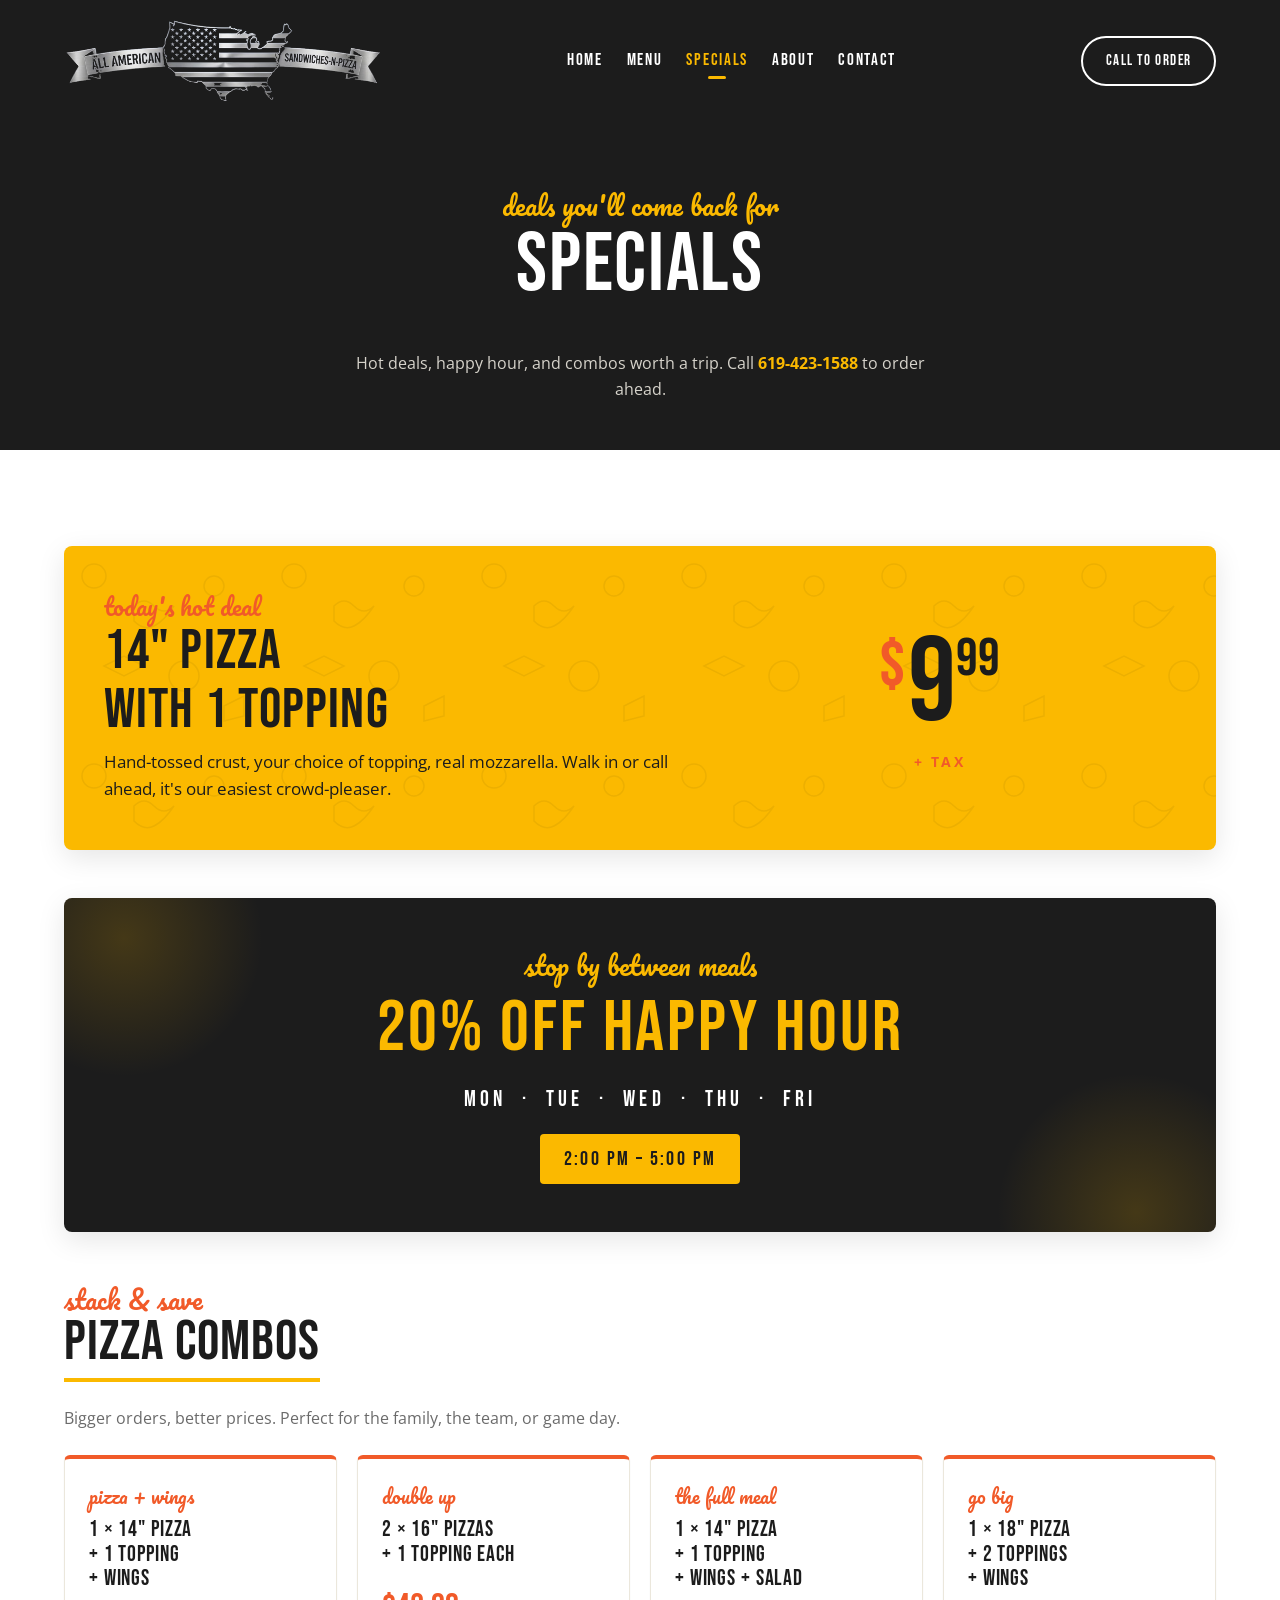
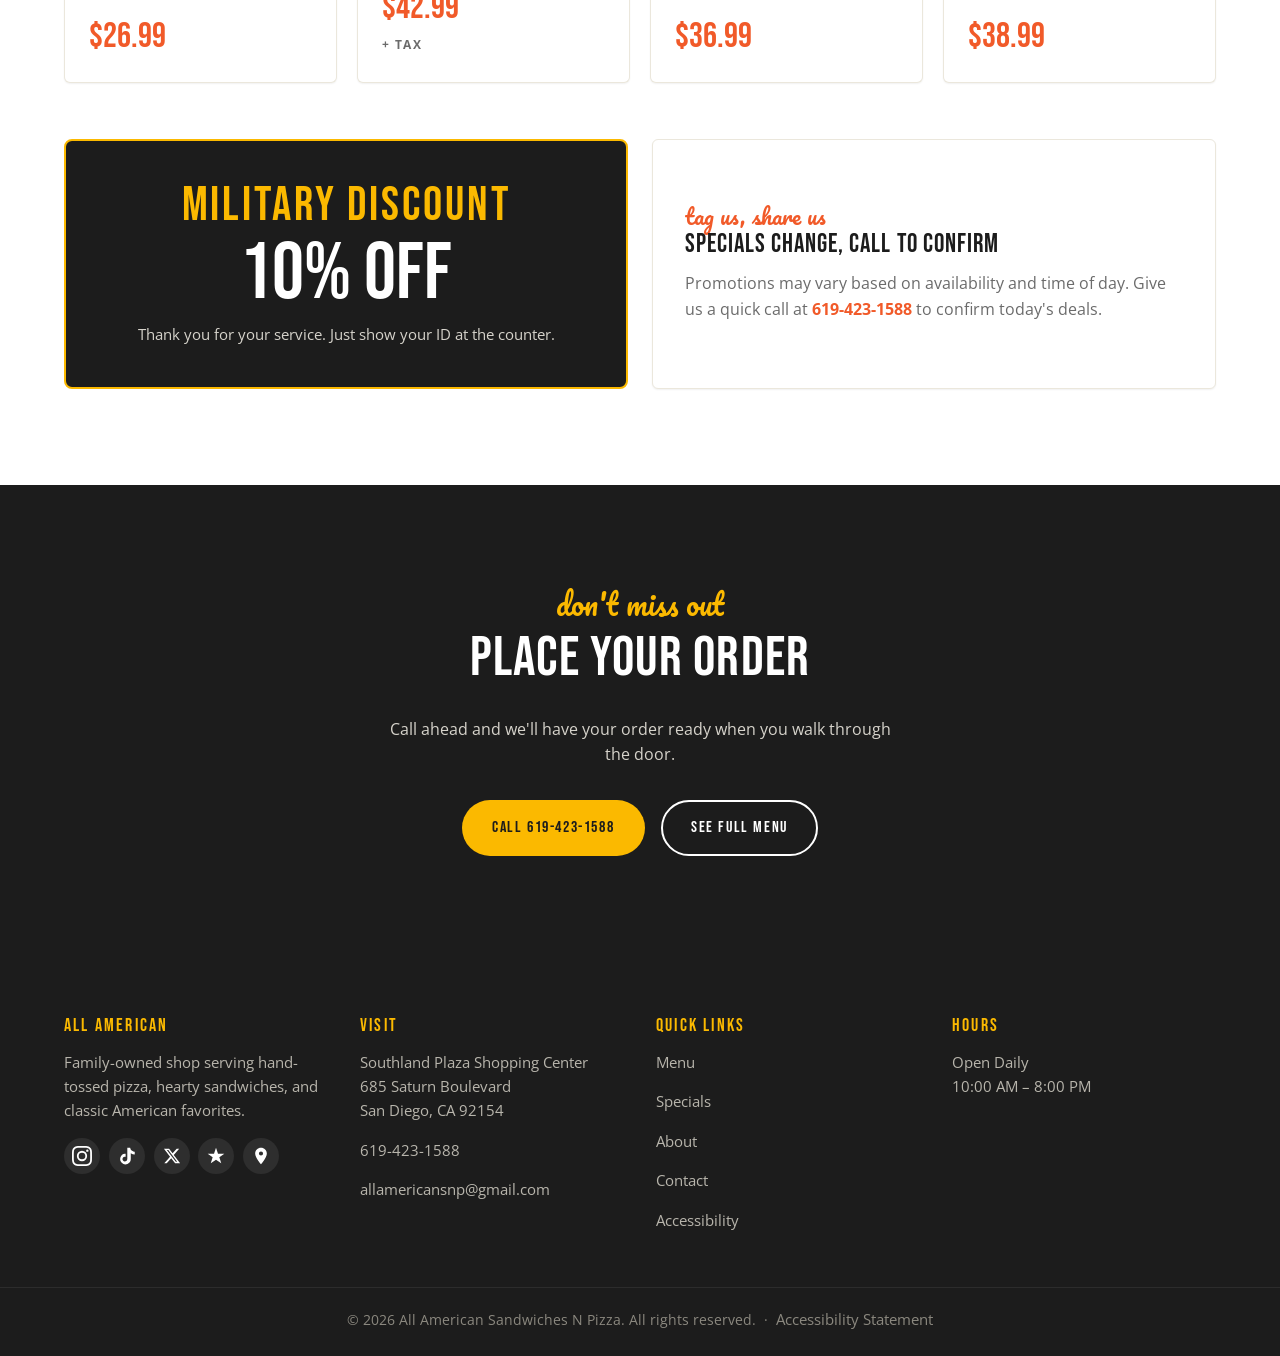
<file: specials.html>
<!DOCTYPE html>
<html lang="en">
<head>
  <meta charset="UTF-8" />
  <meta name="viewport" content="width=device-width, initial-scale=1.0" />
  <title>Specials | All American Sandwiches N Pizza</title>
  <meta name="description" content="Daily and weekly specials at All American Sandwiches N Pizza in San Diego, $9.99 pizza, happy hour, combo deals, and military discount." />
  <link rel="preconnect" href="https://fonts.googleapis.com" />
  <link rel="preconnect" href="https://fonts.gstatic.com" crossorigin />
  <link href="https://fonts.googleapis.com/css2?family=Bebas+Neue&family=Pacifico&family=Open+Sans:wght@400;600;700&display=swap" rel="stylesheet" />
  <link rel="stylesheet" href="styles.css" />
</head>
<body>

  <header class="site-header">
    <nav class="nav">
      <a href="index.html" class="brand" aria-label="All American Sandwiches N Pizza">
        <img src="images/logo-horizontal.png" alt="All American Sandwiches N Pizza" />
      </a>
      <ul class="nav-links">
        <li><a href="index.html">Home</a></li>
        <li><a href="menu.html">Menu</a></li>
        <li><a href="specials.html" class="active">Specials</a></li>
        <li><a href="about.html">About</a></li>
        <li><a href="contact.html">Contact</a></li>
      </ul>
      <a href="contact.html" class="nav-cta">Call to Order</a>
    </nav>
  </header>

  <main>

    <section class="menu-hero">
      <div class="container">
        <span class="script">deals you'll come back for</span>
        <h1>Specials</h1>
        <p>Hot deals, happy hour, and combos worth a trip. Call <a href="tel:+16194231588" style="color: var(--color-yellow); font-weight: 700;">619-423-1588</a> to order ahead.</p>
      </div>
    </section>

    <section>
      <div class="container">

        <!-- ========== HERO DEAL: $9.99 14" Pizza ========== -->
        <div class="deal-hero">
          <div>
            <span class="deal-eyebrow">today's hot deal</span>
            <h2>14" Pizza<br />with 1 Topping</h2>
            <p class="deal-desc">Hand-tossed crust, your choice of topping, real mozzarella. Walk in or call ahead, it's our easiest crowd-pleaser.</p>
          </div>
          <div>
            <div class="deal-price">
              <span class="dollar">$</span>9<span class="cents">99</span>
            </div>
            <span class="deal-tax">+ tax</span>
          </div>
        </div>

        <!-- ========== HAPPY HOUR ========== -->
        <div class="happy-hour-banner">
          <span class="hh-eyebrow">stop by between meals</span>
          <h2>20% OFF HAPPY HOUR</h2>
          <div class="hh-days">MON &nbsp;·&nbsp; TUE &nbsp;·&nbsp; WED &nbsp;·&nbsp; THU &nbsp;·&nbsp; FRI</div>
          <div class="hh-time">2:00 PM &ndash; 5:00 PM</div>
        </div>

        <!-- ========== PIZZA COMBO DEALS ========== -->
        <div class="menu-category">
          <div class="section-head" style="text-align: left; margin-bottom: 1.5rem;">
            <span class="script">stack &amp; save</span>
            <h2 style="margin-top: 0.1rem;">Pizza Combos</h2>
            <p class="muted" style="margin: 0; max-width: 640px;">Bigger orders, better prices. Perfect for the family, the team, or game day.</p>
          </div>

          <div class="combo-grid">

            <div class="combo-card">
              <span class="combo-eyebrow">pizza + wings</span>
              <h3>1 &times; 14" Pizza<br />+ 1 Topping<br />+ Wings</h3>
              <div class="combo-price">$26.99</div>
            </div>

            <div class="combo-card">
              <span class="combo-eyebrow">double up</span>
              <h3>2 &times; 16" Pizzas<br />+ 1 Topping each</h3>
              <div class="combo-price">$42.99</div>
              <div class="combo-tax">+ tax</div>
            </div>

            <div class="combo-card">
              <span class="combo-eyebrow">the full meal</span>
              <h3>1 &times; 14" Pizza<br />+ 1 Topping<br />+ Wings + Salad</h3>
              <div class="combo-price">$36.99</div>
            </div>

            <div class="combo-card">
              <span class="combo-eyebrow">go big</span>
              <h3>1 &times; 18" Pizza<br />+ 2 Toppings<br />+ Wings</h3>
              <div class="combo-price">$38.99</div>
            </div>

          </div>
        </div>

        <!-- ========== MILITARY DISCOUNT ========== -->
        <div class="grid grid-2" style="gap: 1.5rem; align-items: stretch;">
          <div class="military-card">
            <h3>Military Discount</h3>
            <div class="mil-percent">10% OFF</div>
            <p>Thank you for your service. Just show your ID at the counter.</p>
          </div>
          <div class="card" style="display: flex; flex-direction: column; justify-content: center; padding: 2.5rem 2rem;">
            <span class="script" style="color: var(--color-orange); font-size: 1.4rem; line-height: 1;">tag us, share us</span>
            <h3 style="font-family: var(--font-headline); color: var(--color-dark); font-size: 1.6rem; letter-spacing: 0.04em; margin: 0.3rem 0 0.8rem;">Specials change, call to confirm</h3>
            <p class="muted" style="margin: 0;">Promotions may vary based on availability and time of day. Give us a quick call at <a href="tel:+16194231588" style="color: var(--color-orange); font-weight: 700;">619-423-1588</a> to confirm today's deals.</p>
          </div>
        </div>

      </div>
    </section>

    <!-- ========== CTA STRIP ========== -->
    <section style="background: var(--color-dark); color: #fff; text-align: center;">
      <div class="container">
        <span class="script" style="color: var(--color-yellow); font-size: 1.8rem;">don't miss out</span>
        <h2 style="color: #fff; margin-top: 0.2rem;">Place Your Order</h2>
        <p style="color: #d6d3cb; max-width: 520px; margin: 0 auto 2rem;">Call ahead and we'll have your order ready when you walk through the door.</p>
        <div style="display: flex; gap: 1rem; justify-content: center; flex-wrap: wrap;">
          <a href="tel:+16194231588" class="btn btn-yellow">Call 619-423-1588</a>
          <a href="menu.html" class="btn-outline btn">See Full Menu</a>
        </div>
      </div>
    </section>

  </main>

  <footer class="site-footer">
    <div class="container">
      <div>
        <h4>All American</h4>
        <p>Family-owned shop serving hand-tossed pizza, hearty sandwiches, and classic American favorites.</p>
        <div class="social-links" aria-label="Follow us on social media">
          <a href="https://www.instagram.com/all_american_snp/" target="_blank" rel="noopener noreferrer" aria-label="Instagram (opens in new tab)" title="Instagram">
            <svg viewBox="0 0 24 24" width="20" height="20" fill="currentColor" aria-hidden="true"><path d="M12 2.16c3.2 0 3.58.01 4.85.07 1.17.05 1.81.25 2.23.41.56.22.96.48 1.38.9.42.42.68.82.9 1.38.16.42.36 1.06.41 2.23.06 1.27.07 1.65.07 4.85s-.01 3.58-.07 4.85c-.05 1.17-.25 1.81-.41 2.23-.22.56-.48.96-.9 1.38-.42.42-.82.68-1.38.9-.42.16-1.06.36-2.23.41-1.27.06-1.65.07-4.85.07s-3.58-.01-4.85-.07c-1.17-.05-1.81-.25-2.23-.41-.56-.22-.96-.48-1.38-.9-.42-.42-.68-.82-.9-1.38-.16-.42-.36-1.06-.41-2.23C2.16 15.58 2.16 15.2 2.16 12s.01-3.58.07-4.85c.05-1.17.25-1.81.41-2.23.22-.56.48-.96.9-1.38.42-.42.82-.68 1.38-.9.42-.16 1.06-.36 2.23-.41C8.42 2.17 8.8 2.16 12 2.16M12 0C8.74 0 8.33.01 7.05.07 5.78.13 4.9.33 4.14.63c-.79.31-1.46.72-2.13 1.39C1.34 2.69.93 3.36.62 4.15.32 4.91.12 5.79.06 7.06.01 8.34 0 8.75 0 12s.01 3.66.07 4.94c.06 1.27.26 2.15.55 2.91.31.79.72 1.46 1.39 2.13.67.67 1.34 1.08 2.13 1.39.76.29 1.64.49 2.91.55C8.33 23.99 8.74 24 12 24s3.66-.01 4.94-.07c1.27-.06 2.15-.26 2.91-.55.79-.31 1.46-.72 2.13-1.39.67-.67 1.08-1.34 1.39-2.13.29-.76.49-1.64.55-2.91.06-1.28.07-1.68.07-4.94s-.01-3.66-.07-4.94c-.06-1.27-.26-2.15-.55-2.91-.31-.79-.72-1.46-1.39-2.13C21.31 1.34 20.64.93 19.85.62c-.76-.29-1.64-.49-2.91-.55C15.66.01 15.25 0 12 0zm0 5.84A6.16 6.16 0 1 0 12 18.16 6.16 6.16 0 0 0 12 5.84zm0 10.16A4 4 0 1 1 12 8a4 4 0 0 1 0 8zm6.41-11.85a1.44 1.44 0 1 0 0 2.88 1.44 1.44 0 0 0 0-2.88z"/></svg>
          </a>
          <a href="https://www.tiktok.com/@all_american_snp" target="_blank" rel="noopener noreferrer" aria-label="TikTok (opens in new tab)" title="TikTok">
            <svg viewBox="0 0 24 24" width="20" height="20" fill="currentColor" aria-hidden="true"><path d="M19.59 6.69a4.83 4.83 0 0 1-3.77-4.25V2h-3.45v13.67a2.89 2.89 0 0 1-5.2 1.74 2.89 2.89 0 0 1 2.31-4.64 2.93 2.93 0 0 1 .88.13V9.4a6.84 6.84 0 0 0-1-.05A6.33 6.33 0 0 0 5.66 20.1a6.34 6.34 0 0 0 10.86-4.43v-7a8.16 8.16 0 0 0 4.77 1.52v-3.4a4.85 4.85 0 0 1-1.7-.1z"/></svg>
          </a>
          <a href="https://x.com/AllAmericanSnP" target="_blank" rel="noopener noreferrer" aria-label="X (opens in new tab)" title="X">
            <svg viewBox="0 0 24 24" width="18" height="18" fill="currentColor" aria-hidden="true"><path d="M18.244 2.25h3.308l-7.227 8.26 8.502 11.24H16.17l-5.214-6.817L4.99 21.75H1.68l7.73-8.835L1.254 2.25H8.08l4.713 6.231 5.45-6.231zm-1.161 17.52h1.833L7.084 4.126H5.117l11.966 15.644z"/></svg>
          </a>
          <a href="https://www.yelp.com/biz/all-american-sandwiches-n-pizza-san-diego" target="_blank" rel="noopener noreferrer" aria-label="Yelp (opens in new tab)" title="Yelp">
            <svg viewBox="0 0 24 24" width="20" height="20" fill="currentColor" aria-hidden="true"><path d="M12 2l2.4 7.2H22l-6 4.4 2.3 7L12 16.4 5.7 20.6 8 13.6 2 9.2h7.6z"/></svg>
          </a>
          <a href="https://www.google.com/maps/search/?api=1&amp;query=All+American+Sandwiches+N+Pizza+685+Saturn+Blvd+San+Diego" target="_blank" rel="noopener noreferrer" aria-label="Find us on Google Maps (opens in new tab)" title="Google">
            <svg viewBox="0 0 24 24" width="20" height="20" fill="currentColor" aria-hidden="true"><path d="M12 2C8.13 2 5 5.13 5 9c0 5.25 7 13 7 13s7-7.75 7-13c0-3.87-3.13-7-7-7zm0 9.5a2.5 2.5 0 0 1 0-5 2.5 2.5 0 0 1 0 5z"/></svg>
          </a>
        </div>
      </div>
      <div>
        <h4>Visit</h4>
        <p>Southland Plaza Shopping Center<br />685 Saturn Boulevard<br />San Diego, CA 92154</p>
        <p><a href="tel:+16194231588">619-423-1588</a></p>
        <p><a href="mailto:allamericansnp@gmail.com">allamericansnp@gmail.com</a></p>
      </div>
      <div>
        <h4>Quick Links</h4>
        <p><a href="menu.html">Menu</a></p>
        <p><a href="specials.html">Specials</a></p>
        <p><a href="about.html">About</a></p>
        <p><a href="contact.html">Contact</a></p>
        <p><a href="accessibility.html">Accessibility</a></p>
      </div>
      <div>
        <h4>Hours</h4>
        <p>Open Daily<br />10:00 AM &ndash; 8:00 PM</p>
      </div>
    </div>
    <div class="footer-bottom">
      &copy; <span id="year">2026</span> All American Sandwiches N Pizza. All rights reserved. &nbsp;&middot;&nbsp; <a href="accessibility.html" style="color: inherit;">Accessibility Statement</a>
    </div>
  </footer>

  <script>
    document.getElementById('year').textContent = new Date().getFullYear();
  </script>
</body>
</html>
</file>
<file: styles.css>
/* ============================================
   All American Sandwiches N Pizza
   Bold restaurant theme
   ============================================ */

:root {
  --color-bg: #ffffff;
  --color-surface: #ffffff;
  --color-dark: #1c1c1c;
  --color-dark-2: #2a2a2a;
  --color-text: #1c1c1c;
  --color-muted: #6b6b6b;
  --color-yellow: #fbb900;
  --color-yellow-light: #ffd45a;
  --color-orange: #f15a29;
  --color-orange-dark: #d44818;
  --color-cream: #fff9ea;
  --color-border: #ebe7dc;

  --font-headline: "Bebas Neue", "Anton", Impact, sans-serif;
  --font-script: "Pacifico", "Caveat", cursive;
  --font-sans: -apple-system, BlinkMacSystemFont, "Segoe UI", "Open Sans", Roboto, Helvetica, Arial, sans-serif;

  --max-width: 1200px;
  --radius: 6px;
  --shadow-sm: 0 1px 2px rgba(0,0,0,0.06);
  --shadow-md: 0 8px 28px rgba(0,0,0,0.10);
}

/* ---------- Reset ---------- */
*, *::before, *::after { box-sizing: border-box; }
html, body { margin: 0; padding: 0; }
img { max-width: 100%; display: block; }
a { color: inherit; text-decoration: none; }
button { font: inherit; cursor: pointer; }

body {
  font-family: var(--font-sans);
  color: var(--color-text);
  background: var(--color-bg);
  line-height: 1.6;
  -webkit-font-smoothing: antialiased;
}

/* ---------- Typography ---------- */
h1, h2, h3, h4 {
  font-family: var(--font-headline);
  font-weight: 400;
  line-height: 1.05;
  letter-spacing: 0.02em;
  margin: 0 0 0.5em;
  text-transform: uppercase;
}
h1 { font-size: clamp(3rem, 6.5vw, 5.5rem); }
h2 { font-size: clamp(2.25rem, 4.5vw, 3.5rem); }
h3 { font-size: 1.4rem; letter-spacing: 0.05em; }
p { margin: 0 0 1em; }

.script {
  font-family: var(--font-script);
  text-transform: none;
  letter-spacing: 0;
  font-weight: 400;
}

.eyebrow {
  display: inline-block;
  font-family: var(--font-sans);
  font-size: 0.75rem;
  letter-spacing: 0.22em;
  text-transform: uppercase;
  color: var(--color-orange);
  font-weight: 700;
  margin-bottom: 0.75rem;
}

/* ---------- Layout ---------- */
.container {
  max-width: var(--max-width);
  margin: 0 auto;
  padding: 0 1.5rem;
}

section {
  padding: 4.5rem 0;
}

@media (min-width: 768px) {
  section { padding: 6rem 0; }
}

/* ---------- Header / Nav ---------- */
.site-header {
  background: var(--color-dark);
  color: #fff;
  position: sticky;
  top: 0;
  z-index: 50;
}
.nav {
  display: flex;
  align-items: center;
  justify-content: space-between;
  padding: 1rem 1.5rem;
  max-width: var(--max-width);
  margin: 0 auto;
  gap: 1.5rem;
}
.brand {
  display: flex;
  align-items: center;
  line-height: 1;
}
.brand img {
  height: 90px;
  width: auto;
  display: block;
}

.nav-links {
  display: flex;
  gap: 1.5rem;
  list-style: none;
  margin: 0;
  padding: 0;
  align-items: center;
}
.nav-links a {
  font-family: var(--font-headline);
  font-size: 1.05rem;
  letter-spacing: 0.1em;
  color: #fff;
  padding: 0.4rem 0;
  position: relative;
  transition: color 0.15s ease;
}
.nav-links a:hover { color: var(--color-yellow); }
.nav-links a.active { color: var(--color-yellow); }
.nav-links a.active::after {
  content: "";
  position: absolute;
  left: 50%; transform: translateX(-50%);
  bottom: -2px;
  width: 18px; height: 3px;
  background: var(--color-yellow);
  border-radius: 2px;
}
.nav-cta {
  font-family: var(--font-headline);
  font-size: 0.95rem;
  letter-spacing: 0.1em;
  color: #fff;
  padding: 0.65rem 1.4rem;
  border: 2px solid #fff;
  border-radius: 999px;
  transition: background 0.15s ease, color 0.15s ease;
}
.nav-cta:hover {
  background: var(--color-yellow);
  color: var(--color-dark);
  border-color: var(--color-yellow);
}

@media (max-width: 820px) {
  .nav-links { gap: 1rem; font-size: 0.9rem; }
  .nav-links a { font-size: 0.95rem; }
  .nav-cta { display: none; }
}
@media (max-width: 560px) {
  .brand img { height: 60px; }
  .nav { gap: 0.75rem; padding: 0.85rem 1rem; }
  .nav-links { gap: 0.85rem; }
}

/* ---------- Buttons ---------- */
.btn {
  display: inline-block;
  padding: 0.95rem 1.9rem;
  background: var(--color-orange);
  color: #fff;
  border-radius: 999px;
  border: none;
  font-family: var(--font-headline);
  font-size: 1rem;
  letter-spacing: 0.1em;
  text-transform: uppercase;
  transition: background 0.15s ease, transform 0.05s ease;
}
.btn:hover { background: var(--color-orange-dark); }
.btn:active { transform: translateY(1px); }

.btn-yellow {
  background: var(--color-yellow);
  color: var(--color-dark);
}
.btn-yellow:hover { background: var(--color-yellow-light); }

.btn-outline {
  background: transparent;
  color: #fff;
  border: 2px solid #fff;
  padding: calc(0.95rem - 2px) calc(1.9rem - 2px);
}
.btn-outline:hover {
  background: #fff;
  color: var(--color-dark);
}

/* ---------- Hero (split) ---------- */
.hero-split {
  display: grid;
  grid-template-columns: 1fr 1fr;
  min-height: 540px;
  background: var(--color-yellow);
  position: relative;
  overflow: hidden;
}
.hero-photo {
  background: #2a2a2a url("data:image/svg+xml,%3Csvg xmlns='http://www.w3.org/2000/svg' viewBox='0 0 400 400'%3E%3Crect fill='%23241d18' width='400' height='400'/%3E%3Ccircle cx='200' cy='210' r='150' fill='%23a3522a'/%3E%3Ccircle cx='200' cy='210' r='150' fill='url(%23g)'/%3E%3Cdefs%3E%3CradialGradient id='g' cx='0.4' cy='0.35'%3E%3Cstop offset='0' stop-color='%23d68a4a'/%3E%3Cstop offset='1' stop-color='%237a3a18'/%3E%3C/radialGradient%3E%3C/defs%3E%3Cellipse cx='200' cy='130' rx='110' ry='30' fill='%23f4d28b' opacity='0.7'/%3E%3Ccircle cx='160' cy='128' r='3' fill='%23fff8e0'/%3E%3Ccircle cx='190' cy='118' r='3' fill='%23fff8e0'/%3E%3Ccircle cx='220' cy='124' r='3' fill='%23fff8e0'/%3E%3Ccircle cx='250' cy='130' r='3' fill='%23fff8e0'/%3E%3Cpath d='M70 200 Q200 175 330 200 L330 220 Q200 195 70 220 Z' fill='%2378b94f'/%3E%3Cpath d='M80 230 Q200 205 320 230 L320 250 Q200 225 80 250 Z' fill='%23c93a2b'/%3E%3Cpath d='M70 260 Q200 235 330 260 L330 285 Q200 260 70 285 Z' fill='%23f5c542'/%3E%3C/svg%3E") center/cover;
}
.hero-panel {
  position: relative;
  background: var(--color-yellow);
  padding: 3.5rem 3rem;
  display: flex;
  flex-direction: column;
  justify-content: center;
}
.hero-panel::before {
  content: "";
  position: absolute;
  inset: 0;
  background-image: url("data:image/svg+xml,%3Csvg xmlns='http://www.w3.org/2000/svg' viewBox='0 0 200 200' opacity='0.18'%3E%3Cg fill='none' stroke='%23a17a00' stroke-width='1.5'%3E%3Ccircle cx='30' cy='30' r='12'/%3E%3Cpath d='M20 30 L40 30 M30 20 L30 40'/%3E%3Cpath d='M70 60 Q80 50 90 60 T110 60 Q100 75 90 80 T70 75 Z'/%3E%3Ccircle cx='150' cy='40' r='10'/%3E%3Cpath d='M140 50 L160 50 L155 70 L145 70 Z'/%3E%3Cpath d='M40 120 L60 110 L80 120 L60 130 Z'/%3E%3Ccircle cx='120' cy='130' r='15'/%3E%3Cpath d='M110 130 L130 130 M115 120 L125 140 M125 120 L115 140'/%3E%3Cpath d='M160 160 L180 150 L180 170 L160 175 Z'/%3E%3C/g%3E%3C/svg%3E");
  background-size: 220px 220px;
  background-repeat: repeat;
  pointer-events: none;
}
.hero-panel > * { position: relative; z-index: 1; }

/* Decorative logo seal — sits in the right side of the yellow panel.
   All hero typography is sized so nothing overlaps the seal at any width. */
.hero-seal {
  position: absolute;
  top: 50%;
  right: 1.5rem;
  transform: translateY(-50%) rotate(-8deg);
  width: clamp(150px, 16vw, 260px);
  height: clamp(150px, 16vw, 260px);
  border-radius: 50%;
  background: var(--color-dark);
  display: flex;
  align-items: center;
  justify-content: center;
  box-shadow: 0 12px 28px rgba(0,0,0,0.35), inset 0 0 0 5px var(--color-yellow), inset 0 0 0 8px var(--color-dark);
  z-index: 2;
  pointer-events: none;
}
.hero-seal img {
  width: 78%;
  height: auto;
  display: block;
}

.hero-tag {
  display: inline-block;
  background: var(--color-dark);
  color: #fff;
  padding: 0.5rem 1rem;
  font-family: var(--font-headline);
  font-size: clamp(0.9rem, 1vw, 1.1rem);
  letter-spacing: 0.15em;
  margin-bottom: 0.75rem;
  align-self: flex-start;
  clip-path: polygon(0 0, 100% 0, calc(100% - 14px) 50%, 100% 100%, 0 100%);
  padding-right: 1.8rem;
}
.hero-title {
  font-size: clamp(2.25rem, 3.6vw, 3.75rem);
  color: var(--color-dark);
  margin: 0 0 0.7rem;
  line-height: 1;
  max-width: calc(100% - 17vw);
}
.hero-ribbon {
  display: inline-block;
  background: var(--color-orange);
  color: #fff;
  padding: 0.5rem 1.2rem;
  font-family: var(--font-script);
  font-size: clamp(1.25rem, 1.5vw, 1.6rem);
  margin-bottom: 1.5rem;
  position: relative;
  align-self: flex-start;
}
.hero-ribbon::before,
.hero-ribbon::after {
  content: "";
  position: absolute;
  top: 0;
  width: 16px;
  height: 100%;
  background: var(--color-orange-dark);
}
.hero-ribbon::before { left: -16px; clip-path: polygon(100% 0, 100% 100%, 0 50%); }
.hero-ribbon::after  { right: -16px; clip-path: polygon(0 0, 0 100%, 100% 50%); }

.hero-card {
  background: #fff;
  padding: 1.3rem 1.5rem;
  border-radius: 4px;
  box-shadow: var(--shadow-sm);
  position: relative;
  max-width: min(340px, calc(100% - 17vw));
}
.hero-card ul {
  margin: 0;
  padding-left: 1.2rem;
  padding-right: 80px; /* leaves a gutter under the price badge */
  font-size: clamp(0.95rem, 1vw, 1.05rem);
  color: var(--color-text);
}
.hero-card ul li { padding: 0.25rem 0; }

.price-badge {
  position: absolute;
  right: -24px;
  bottom: -24px;
  width: 96px; height: 96px;
  background: var(--color-orange);
  color: #fff;
  border-radius: 50%;
  display: flex;
  flex-direction: column;
  align-items: center;
  justify-content: center;
  box-shadow: 0 6px 18px rgba(0,0,0,0.18);
  border: 2px solid #fff;
  transform: rotate(-8deg);
}
.price-badge .price {
  font-family: var(--font-headline);
  font-size: 1.9rem;
  line-height: 1;
}
.price-badge .price-sub {
  font-family: var(--font-script);
  font-size: 0.8rem;
  margin-top: 2px;
}

@media (max-width: 920px) {
  .hero-split {
    grid-template-columns: 1fr;
  }
  .hero-photo { min-height: 280px; }
  .hero-panel { padding: 2.5rem 1.5rem 3rem; }
  /* When stacked, restore full-size headline and place the seal at
     the bottom-right of the yellow panel (under the content). */
  .hero-title { max-width: 100%; font-size: clamp(2.5rem, 8vw, 4rem); }
  .hero-card { max-width: 100%; }
  .hero-seal {
    width: 180px;
    height: 180px;
    top: auto;
    bottom: 1.5rem;
    right: 1rem;
    transform: rotate(-8deg);
  }
}

/* Smallest phones — hide it so it never crowds the content */
@media (max-width: 480px) {
  .hero-seal { display: none; }
}

/* ---------- Promo cards (full-bleed) ---------- */
.promo-row {
  display: grid;
  grid-template-columns: repeat(3, 1fr);
  gap: 0;
}
.promo-card {
  position: relative;
  min-height: 340px;
  color: #fff;
  display: flex;
  flex-direction: column;
  justify-content: flex-end;
  padding: 2rem;
  background-size: cover;
  background-position: center;
  overflow: hidden;
}
.promo-card::before {
  content: "";
  position: absolute;
  inset: 0;
  background: linear-gradient(to top, rgba(0,0,0,0.75) 0%, rgba(0,0,0,0.2) 50%, rgba(0,0,0,0.05) 100%);
  z-index: 1;
}
.promo-card > * { position: relative; z-index: 2; }
.promo-card h3 {
  font-size: 2rem;
  color: #fff;
  margin-bottom: 0.3rem;
}
.promo-card .script {
  color: var(--color-yellow);
  font-size: 1.3rem;
  line-height: 1.1;
  margin-bottom: 0.5rem;
}
.promo-card p { margin: 0; font-size: 0.95rem; opacity: 0.92; }

/* food photos */
.promo-pizza  { background-image: url("images/supreme-pizza.jpg"); }
.promo-sub    { background-image: url("images/loaded-sub.jpg"); }
.promo-salad  { background-image: url("images/chicken-salad.jpg"); }

@media (max-width: 820px) {
  .promo-row { grid-template-columns: 1fr; }
}

/* ---------- Section headers ---------- */
.section-head { text-align: center; margin-bottom: 3rem; }
.section-head .script {
  color: var(--color-orange);
  font-size: 1.6rem;
  display: block;
  margin-bottom: -0.5rem;
}
.section-head h2 { color: var(--color-dark); }

/* ---------- Generic cards / grids ---------- */
.grid { display: grid; gap: 1.5rem; }
.grid-3 { grid-template-columns: repeat(auto-fit, minmax(260px, 1fr)); }
.grid-2 { grid-template-columns: repeat(auto-fit, minmax(320px, 1fr)); }

.card {
  background: var(--color-surface);
  border: 1px solid var(--color-border);
  border-radius: var(--radius);
  padding: 1.5rem;
  box-shadow: var(--shadow-sm);
}

/* ---------- Menu styles ---------- */
.menu-hero {
  background: var(--color-dark);
  color: #fff;
  padding: 4rem 0 3rem;
  text-align: center;
}
.menu-hero h1 { color: #fff; }
.menu-hero .script { color: var(--color-yellow); font-size: 1.6rem; display: block; margin-bottom: -0.3rem; }
.menu-hero p { color: #d6d3cb; max-width: 600px; margin: 0.5rem auto 0; }

/* ---------- Featured menu item card ---------- */
.featured-item {
  display: grid;
  grid-template-columns: 1.1fr 1fr;
  background: var(--color-dark);
  color: #fff;
  border-radius: 8px;
  overflow: hidden;
  margin-bottom: 3.5rem;
  box-shadow: var(--shadow-md);
}
.featured-item-photo {
  background-size: cover;
  background-position: center;
  min-height: 340px;
}
.featured-item-body {
  padding: 2.5rem 2.25rem;
  display: flex;
  flex-direction: column;
  justify-content: center;
  position: relative;
}
.featured-item-body .script {
  color: var(--color-yellow);
  font-size: 1.4rem;
  line-height: 1;
  margin-bottom: 0.2rem;
  display: block;
}
.featured-item-body h2 {
  color: #fff;
  font-size: clamp(2rem, 4vw, 3rem);
  margin: 0 0 0.8rem;
  line-height: 1;
}
.featured-item-body p { color: #d6d3cb; margin: 0 0 1.2rem; }
.featured-item-row {
  display: flex;
  align-items: center;
  gap: 1.25rem;
  margin-top: 0.5rem;
}
.featured-item-price {
  font-family: var(--font-headline);
  font-size: 2.4rem;
  color: var(--color-yellow);
  line-height: 1;
}
.featured-item-tag {
  background: var(--color-orange);
  color: #fff;
  font-family: var(--font-headline);
  letter-spacing: 0.12em;
  font-size: 0.85rem;
  padding: 0.3rem 0.85rem;
  border-radius: 2px;
  text-transform: uppercase;
}
@media (max-width: 760px) {
  .featured-item { grid-template-columns: 1fr; }
  .featured-item-photo { min-height: 240px; }
  .featured-item-body { padding: 2rem 1.5rem; }
}

/* ---------- Pizza table ---------- */
.pizza-table {
  width: 100%;
  border-collapse: collapse;
  margin-top: 0.25rem;
}
.pizza-table th {
  font-family: var(--font-headline);
  letter-spacing: 0.1em;
  color: var(--color-muted);
  font-weight: 400;
  font-size: 0.85rem;
  padding: 0.5rem 0.6rem;
  border-bottom: 2px solid var(--color-border);
  text-align: right;
}
.pizza-table th:first-child { text-align: left; }
.pizza-table td {
  padding: 0.95rem 0.6rem;
  border-bottom: 1px dashed var(--color-border);
  vertical-align: middle;
}
.pizza-table td:first-child {
  font-family: var(--font-headline);
  font-size: 1.2rem;
  letter-spacing: 0.04em;
  color: var(--color-dark);
}
.pizza-table td:not(:first-child) {
  text-align: right;
  font-family: var(--font-headline);
  font-size: 1.15rem;
  color: var(--color-orange);
  white-space: nowrap;
  width: 95px;
}
.pizza-table tr:last-child td { border-bottom: none; }
@media (max-width: 560px) {
  .pizza-table th { font-size: 0.7rem; padding: 0.4rem 0.25rem; }
  .pizza-table td { padding: 0.6rem 0.25rem; }
  .pizza-table td:first-child { font-size: 1.05rem; }
  .pizza-table td:not(:first-child) { font-size: 0.95rem; width: 60px; }
}

/* ---------- Signature badge ---------- */
.signature-badge {
  display: inline-block;
  background: var(--color-yellow);
  color: var(--color-dark);
  font-family: var(--font-headline);
  font-size: 0.7rem;
  letter-spacing: 0.15em;
  padding: 0.15rem 0.5rem;
  margin-left: 0.5rem;
  border-radius: 2px;
  vertical-align: middle;
}

/* ---------- Specials page ---------- */
.deal-hero {
  background: var(--color-yellow);
  border-radius: 8px;
  padding: 3rem 2.5rem;
  display: grid;
  grid-template-columns: 1.2fr 1fr;
  gap: 2rem;
  align-items: center;
  margin-bottom: 3rem;
  position: relative;
  overflow: hidden;
  box-shadow: var(--shadow-md);
}
.deal-hero::before {
  content: "";
  position: absolute;
  inset: 0;
  background-image: url("data:image/svg+xml,%3Csvg xmlns='http://www.w3.org/2000/svg' viewBox='0 0 200 200' opacity='0.16'%3E%3Cg fill='none' stroke='%23a17a00' stroke-width='1.5'%3E%3Ccircle cx='30' cy='30' r='12'/%3E%3Cpath d='M70 60 Q80 50 90 60 T110 60 Q100 75 90 80 T70 75 Z'/%3E%3Ccircle cx='150' cy='40' r='10'/%3E%3Cpath d='M40 120 L60 110 L80 120 L60 130 Z'/%3E%3Ccircle cx='120' cy='130' r='15'/%3E%3Cpath d='M160 160 L180 150 L180 170 L160 175 Z'/%3E%3C/g%3E%3C/svg%3E");
  background-size: 200px 200px;
  pointer-events: none;
}
.deal-hero > * { position: relative; z-index: 1; }
.deal-hero .deal-eyebrow {
  font-family: var(--font-script);
  color: var(--color-orange);
  font-size: 1.5rem;
  line-height: 1;
  display: block;
  margin-bottom: 0.3rem;
}
.deal-hero h2 {
  color: var(--color-dark);
  font-size: clamp(2.2rem, 4.5vw, 3.5rem);
  margin: 0 0 0.5rem;
}
.deal-hero .deal-desc { color: var(--color-dark); margin: 0; font-size: 1.05rem; }
.deal-hero .deal-price {
  font-family: var(--font-headline);
  font-size: clamp(4.5rem, 10vw, 7.5rem);
  line-height: 1;
  color: var(--color-dark);
  text-align: center;
  margin: 0;
}
.deal-hero .deal-price .dollar {
  font-size: 0.55em;
  vertical-align: top;
  display: inline-block;
  margin-right: 0.05em;
  margin-top: 0.15em;
  color: var(--color-orange);
}
.deal-hero .deal-price .cents {
  font-size: 0.45em;
  vertical-align: top;
  margin-top: 0.15em;
  display: inline-block;
}
.deal-hero .deal-tax {
  display: block;
  text-align: center;
  font-family: var(--font-sans);
  font-weight: 700;
  font-size: 0.85rem;
  letter-spacing: 0.18em;
  color: var(--color-orange);
  margin-top: 0.4rem;
  text-transform: uppercase;
}
@media (max-width: 720px) {
  .deal-hero {
    grid-template-columns: 1fr;
    padding: 2rem 1.5rem;
    text-align: center;
  }
}

.combo-grid {
  display: grid;
  grid-template-columns: repeat(auto-fit, minmax(260px, 1fr));
  gap: 1.25rem;
}
.combo-card {
  background: var(--color-surface);
  border: 1px solid var(--color-border);
  border-top: 4px solid var(--color-orange);
  border-radius: 6px;
  padding: 1.75rem 1.5rem;
  display: flex;
  flex-direction: column;
  gap: 0.4rem;
  box-shadow: var(--shadow-sm);
  transition: transform 0.15s ease, box-shadow 0.15s ease;
}
.combo-card:hover {
  transform: translateY(-2px);
  box-shadow: var(--shadow-md);
}
.combo-card .combo-eyebrow {
  font-family: var(--font-script);
  color: var(--color-orange);
  font-size: 1.2rem;
  line-height: 1;
}
.combo-card h3 {
  font-family: var(--font-headline);
  color: var(--color-dark);
  font-size: 1.35rem;
  letter-spacing: 0.04em;
  margin: 0.3rem 0 auto;
  line-height: 1.15;
}
.combo-card .combo-price {
  font-family: var(--font-headline);
  font-size: 2.2rem;
  line-height: 1;
  color: var(--color-orange);
  margin-top: 1rem;
}
.combo-card .combo-tax {
  font-family: var(--font-sans);
  font-size: 0.75rem;
  font-weight: 700;
  letter-spacing: 0.12em;
  color: var(--color-muted);
  text-transform: uppercase;
  margin-top: 0.2rem;
}

.happy-hour-banner {
  background: var(--color-dark);
  color: #fff;
  border-radius: 8px;
  padding: 3rem 2rem;
  text-align: center;
  margin: 3rem 0;
  position: relative;
  overflow: hidden;
  box-shadow: var(--shadow-md);
}
.happy-hour-banner::before,
.happy-hour-banner::after {
  content: "";
  position: absolute;
  width: 280px; height: 280px;
  border-radius: 50%;
  background: radial-gradient(circle, rgba(251,185,0,0.18) 0%, transparent 70%);
  pointer-events: none;
}
.happy-hour-banner::before { top: -100px; left: -80px; }
.happy-hour-banner::after { bottom: -120px; right: -60px; }
.happy-hour-banner > * { position: relative; z-index: 1; }
.happy-hour-banner .hh-eyebrow {
  font-family: var(--font-script);
  color: var(--color-yellow);
  font-size: 1.6rem;
  display: block;
  margin-bottom: 0.2rem;
}
.happy-hour-banner h2 {
  font-size: clamp(2.5rem, 6vw, 4.5rem);
  color: var(--color-yellow);
  margin: 0;
  letter-spacing: 0.04em;
}
.happy-hour-banner .hh-days {
  font-family: var(--font-headline);
  font-size: clamp(1.1rem, 2vw, 1.4rem);
  letter-spacing: 0.18em;
  margin-top: 1rem;
  color: #fff;
}
.happy-hour-banner .hh-time {
  display: inline-block;
  background: var(--color-yellow);
  color: var(--color-dark);
  font-family: var(--font-headline);
  font-size: 1.25rem;
  letter-spacing: 0.12em;
  padding: 0.55rem 1.5rem;
  border-radius: 4px;
  margin-top: 1rem;
}

.military-card {
  background: var(--color-dark);
  color: #fff;
  border-radius: 8px;
  padding: 2.5rem 2rem;
  text-align: center;
  position: relative;
  overflow: hidden;
  border: 2px solid var(--color-yellow);
}
.military-card h3 {
  font-family: var(--font-headline);
  color: var(--color-yellow);
  font-size: clamp(2rem, 4vw, 3rem);
  margin: 0;
  letter-spacing: 0.06em;
}
.military-card .mil-percent {
  font-family: var(--font-headline);
  color: #fff;
  font-size: clamp(3.5rem, 7vw, 5rem);
  line-height: 1;
  margin: 0.2rem 0;
}
.military-card p {
  color: #d6d3cb;
  margin: 0.5rem 0 0;
  font-size: 0.95rem;
}

/* ---------- Menu callout (bread/cheese/note boxes) ---------- */
.menu-callout {
  background: var(--color-cream);
  border-left: 4px solid var(--color-yellow);
  padding: 1rem 1.25rem;
  margin: 1.25rem 0;
  border-radius: 4px;
}
.menu-callout strong {
  font-family: var(--font-headline);
  letter-spacing: 0.08em;
  color: var(--color-orange);
  font-weight: 400;
  text-transform: uppercase;
  font-size: 0.95rem;
  display: block;
  margin-bottom: 0.3rem;
}

.menu-category { margin-bottom: 3.5rem; }
.menu-category h2 {
  color: var(--color-dark);
  display: inline-block;
  border-bottom: 4px solid var(--color-yellow);
  padding-bottom: 0.3rem;
  margin-bottom: 1.5rem;
}
.menu-item {
  display: flex;
  justify-content: space-between;
  align-items: baseline;
  padding: 1.1rem 0;
  border-bottom: 1px dashed var(--color-border);
  gap: 1.5rem;
}
.menu-item:last-child { border-bottom: none; }
.menu-item-name {
  font-family: var(--font-headline);
  font-size: 1.25rem;
  letter-spacing: 0.04em;
  color: var(--color-dark);
}
.menu-item-desc {
  font-size: 0.92rem;
  color: var(--color-muted);
  margin: 0.2rem 0 0;
}
.menu-item-price {
  font-family: var(--font-headline);
  font-size: 1.4rem;
  color: var(--color-orange);
  white-space: nowrap;
}

/* ---------- Placeholders ---------- */
.placeholder-banner {
  background: #fff8e1;
  border: 1px solid #f0d97a;
  border-radius: var(--radius);
  padding: 0.9rem 1.2rem;
  font-size: 0.95rem;
  color: #6b5200;
  margin-bottom: 2rem;
}
.placeholder-img {
  background: #efe6d3 linear-gradient(135deg, #d68a4a 0%, #a3522a 100%);
  aspect-ratio: 4 / 3;
  border-radius: var(--radius);
}

/* ---------- Forms ---------- */
.form { display: grid; gap: 1rem; max-width: 520px; }
.form label {
  font-family: var(--font-headline);
  font-size: 0.95rem;
  letter-spacing: 0.1em;
  color: var(--color-dark);
  display: block;
  margin-bottom: 0.3rem;
}
.form input,
.form textarea {
  width: 100%;
  padding: 0.85rem 1rem;
  border: 2px solid var(--color-border);
  border-radius: 4px;
  font: inherit;
  background: #fff;
}
.form input:focus,
.form textarea:focus {
  outline: none;
  border-color: var(--color-orange);
}
.form textarea { resize: vertical; min-height: 120px; }

/* ---------- Info blocks ---------- */
.info-grid {
  display: grid;
  gap: 1.5rem;
  grid-template-columns: repeat(auto-fit, minmax(220px, 1fr));
  margin: 2rem 0;
}
.info-block h3 {
  font-family: var(--font-headline);
  font-size: 1rem;
  letter-spacing: 0.15em;
  color: var(--color-orange);
  margin-bottom: 0.4rem;
}
.info-block p { margin: 0; }

/* ---------- Hours list ---------- */
.hours-list { list-style: none; padding: 0; margin: 0; }
.hours-list li {
  display: flex;
  justify-content: space-between;
  padding: 0.55rem 0;
  border-bottom: 1px dashed var(--color-border);
  font-size: 1rem;
}
.hours-list li:last-child { border-bottom: none; }
.hours-list .day {
  font-family: var(--font-headline);
  font-size: 1.1rem;
  letter-spacing: 0.06em;
  color: var(--color-dark);
}

/* ---------- Footer ---------- */
.site-footer {
  background: var(--color-dark);
  color: #d6d3cb;
  padding: 4rem 0 1.5rem;
  margin-top: 0;
}
.site-footer .container {
  display: grid;
  gap: 2rem;
  grid-template-columns: repeat(auto-fit, minmax(220px, 1fr));
}
.site-footer h4 {
  font-family: var(--font-headline);
  color: var(--color-yellow);
  font-size: 1.15rem;
  letter-spacing: 0.12em;
  margin-bottom: 0.9rem;
}
.site-footer p, .site-footer a { font-size: 0.95rem; color: #b8b5ac; }
.site-footer a:hover { color: var(--color-yellow); }
.footer-bottom {
  border-top: 1px solid #2c2c2c;
  margin-top: 2.5rem;
  padding-top: 1.2rem;
  text-align: center;
  font-size: 0.85rem;
  color: #8b887f;
}

/* ---------- Social media icons (in footer) ---------- */
.social-links {
  display: flex;
  gap: 0.55rem;
  margin-top: 1rem;
  flex-wrap: wrap;
}
.social-links a {
  display: inline-flex;
  align-items: center;
  justify-content: center;
  width: 36px;
  height: 36px;
  border-radius: 50%;
  background: rgba(255,255,255,0.08);
  color: #fff;
  transition: background 0.2s ease, color 0.2s ease, transform 0.2s ease;
  text-decoration: none;
}
.social-links a:hover,
.social-links a:focus-visible {
  background: var(--color-yellow);
  color: var(--color-dark);
  transform: translateY(-2px);
  outline: none;
}
.social-links svg { display: block; }

/* ---------- Social proof ---------- */
.social-proof {
  background: var(--color-dark);
  color: #fff;
  text-align: center;
  padding: 4rem 0;
}
@media (min-width: 768px) {
  .social-proof { padding: 5rem 0; }
}
.social-proof-eyebrow {
  display: block;
  color: var(--color-yellow);
  font-size: 1.6rem;
  line-height: 1;
  margin-bottom: 0.25rem;
}
.social-proof-heading {
  color: #fff;
  margin: 0 0 2.5rem;
  font-size: clamp(2rem, 4vw, 3rem);
}
.social-proof-row {
  display: grid;
  grid-template-columns: 1fr;
  gap: 1.25rem;
  max-width: 980px;
  margin: 0 auto;
}
@media (min-width: 768px) {
  .social-proof-row {
    grid-template-columns: repeat(3, 1fr);
    gap: 1.5rem;
    align-items: stretch;
  }
}
.social-proof-card {
  background: rgba(255,255,255,0.06);
  border: 1px solid rgba(255,255,255,0.12);
  border-radius: var(--radius);
  padding: 2rem 1.5rem;
  display: flex;
  flex-direction: column;
  align-items: center;
  justify-content: center;
  gap: 0.6rem;
  text-decoration: none;
  color: #fff;
  transition: transform 0.2s ease, background 0.2s ease, border-color 0.2s ease;
}
a.social-proof-card:hover,
a.social-proof-card:focus-visible {
  transform: translateY(-3px);
  background: rgba(255,255,255,0.10);
  border-color: var(--color-yellow);
  outline: none;
}
.social-proof-card-feature {
  background: var(--color-yellow);
  color: var(--color-dark);
  border-color: var(--color-yellow);
}
a.social-proof-card-feature:hover,
a.social-proof-card-feature:focus-visible {
  background: var(--color-yellow-light);
  border-color: var(--color-yellow-light);
  color: var(--color-dark);
}
.social-proof-headline {
  font-family: var(--font-headline);
  font-size: 1.55rem;
  letter-spacing: 0.04em;
  text-transform: uppercase;
  line-height: 1.1;
}
.social-proof-sub {
  font-size: 0.85rem;
  letter-spacing: 0.08em;
  text-transform: uppercase;
  color: rgba(255,255,255,0.7);
  font-weight: 600;
}
.social-proof-card-feature .social-proof-sub {
  color: rgba(28,28,28,0.7);
}
.stars {
  display: inline-flex;
  gap: 2px;
  font-size: 1.6rem;
  line-height: 1;
  color: var(--color-yellow);
}
.stars .star {
  display: inline-block;
}
.stars .star.half {
  background: linear-gradient(90deg, var(--color-yellow) 50%, rgba(255,255,255,0.25) 50%);
  -webkit-background-clip: text;
  background-clip: text;
  -webkit-text-fill-color: transparent;
  color: transparent;
}
.award-ribbon {
  display: inline-block;
  background: var(--color-dark);
  color: var(--color-yellow);
  font-family: var(--font-headline);
  letter-spacing: 0.08em;
  text-transform: uppercase;
  padding: 0.4rem 0.95rem;
  border-radius: 3px;
  font-size: 0.85rem;
  margin-bottom: 0.15rem;
}
.proof-icon {
  color: var(--color-yellow);
  display: flex;
  align-items: center;
  justify-content: center;
  margin-bottom: 0.15rem;
}

/* ---------- Exotic Lemonades feature (menu page) ---------- */
.lemonades-feature {
  background: var(--color-dark);
  color: #fff;
  border-radius: var(--radius);
  margin: 0.5rem 0 2rem;
  overflow: hidden;
  display: grid;
  grid-template-columns: 1fr;
  gap: 0;
}
@media (min-width: 720px) {
  .lemonades-feature {
    grid-template-columns: minmax(0, 6fr) minmax(0, 5fr);
    align-items: stretch;
  }
}
.lemonades-photo {
  position: relative;
  background: #000;
  aspect-ratio: 896 / 802;
}
@media (min-width: 720px) {
  .lemonades-photo { aspect-ratio: auto; }
}
.lemonades-photo img {
  width: 100%;
  height: 100%;
  object-fit: cover;
  object-position: center;
  display: block;
}
.lemonades-text {
  padding: 2rem 1.75rem;
  display: flex;
  flex-direction: column;
  justify-content: center;
}
@media (min-width: 720px) {
  .lemonades-text { padding: 2.5rem 2.25rem; }
}
.lemonades-flavors {
  display: flex;
  flex-wrap: wrap;
  gap: 0.5rem;
}
.lemonades-flavors span {
  background: var(--color-yellow);
  color: var(--color-dark);
  padding: 0.45rem 1rem;
  border-radius: 4px;
  font-family: var(--font-headline);
  font-size: 1rem;
  letter-spacing: 0.08em;
  text-transform: uppercase;
}

/* ---------- Utility ---------- */
.text-center { text-align: center; }
.muted { color: var(--color-muted); }
.bg-cream { background: var(--color-cream); }
.mt-1 { margin-top: 1rem; }
.mt-2 { margin-top: 2rem; }
.mb-1 { margin-bottom: 1rem; }
.mb-2 { margin-bottom: 2rem; }
</file>
